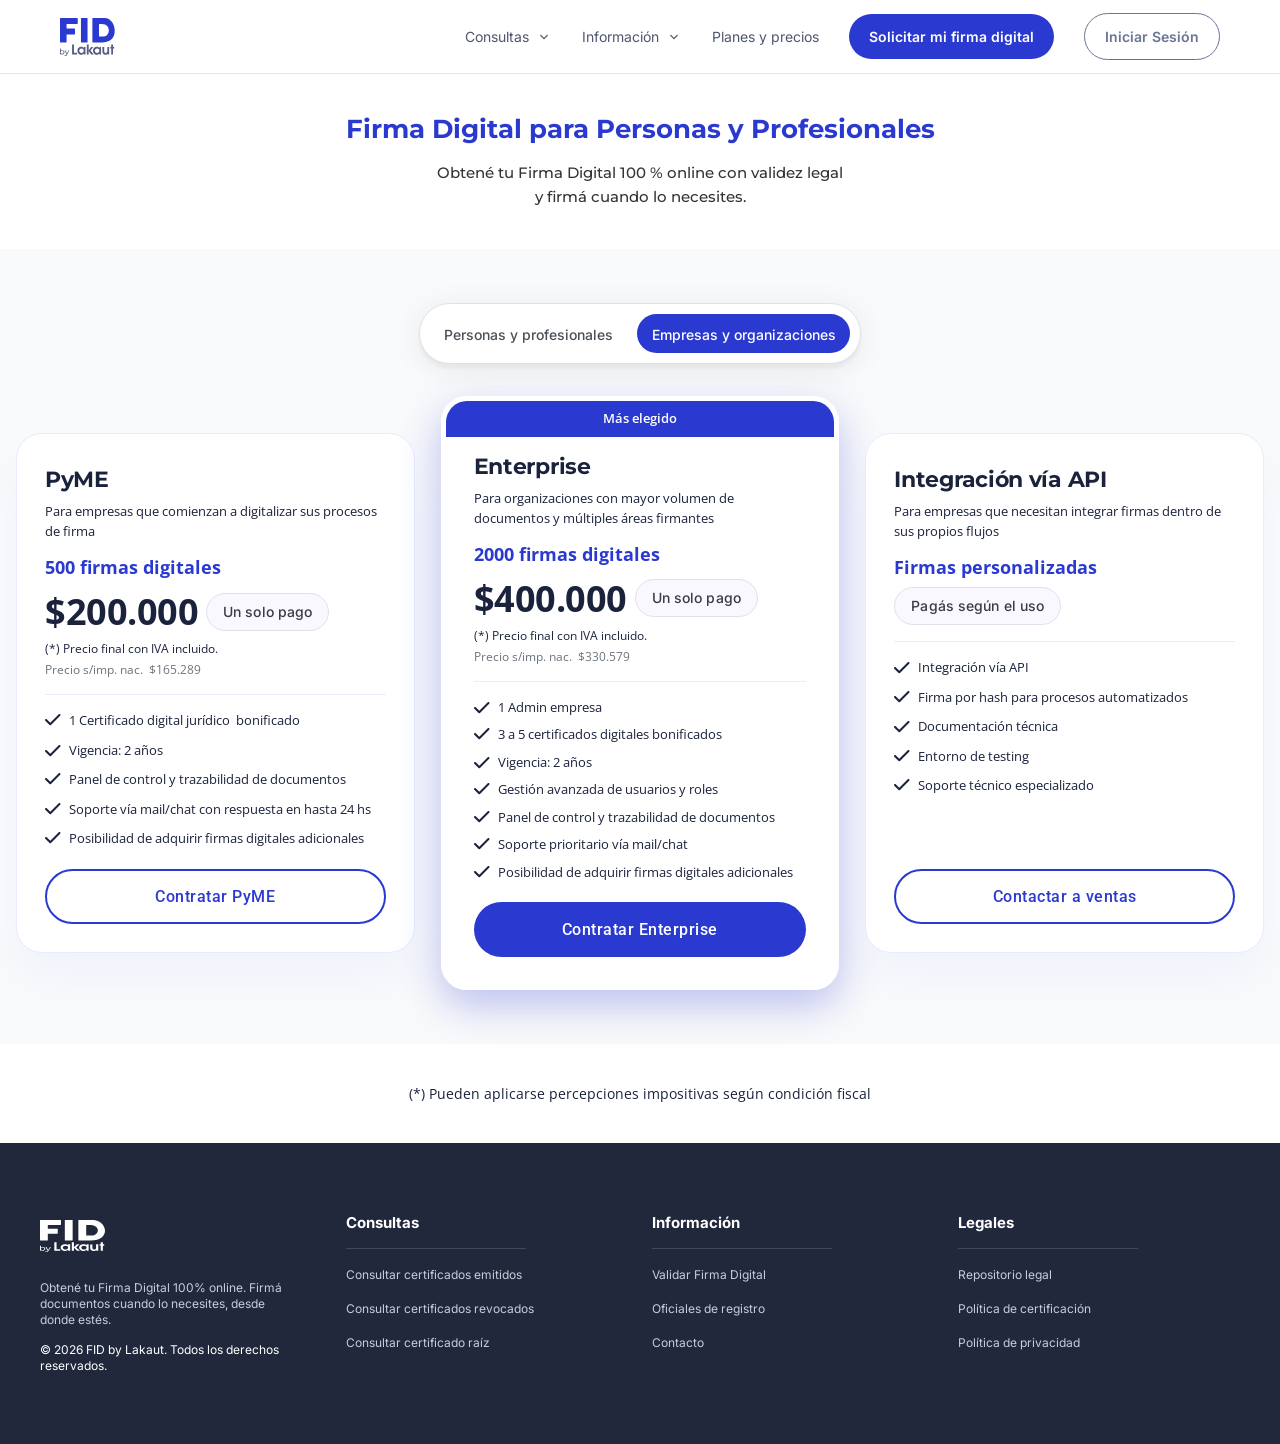
<file: index.html>
<!DOCTYPE html>
<html lang="es">
<head>
  <meta charset="UTF-8" />
  <meta name="viewport" content="width=device-width, initial-scale=1.0" />
  <title>Planes y Precios – FID by Lakaut</title>
  <link rel="preconnect" href="https://fonts.googleapis.com" />
  <link rel="preconnect" href="https://fonts.gstatic.com" crossorigin />
  <link href="https://fonts.googleapis.com/css2?family=Inter:wght@400;500;600;700&family=Open+Sans:wght@400;600;700&family=Montserrat:wght@500;700&family=Material+Symbols+Outlined:opsz,wght,FILL,GRAD@24,400,0,0&family=Outfit:wght@400&family=Roboto:wght@500&display=swap" rel="stylesheet" />
  <link rel="stylesheet" href="assets/css/tokens.css" />
  <link rel="stylesheet" href="assets/css/base.css" />
  <link rel="stylesheet" href="assets/css/buttons.css" />

  <style>
    /* ─── VARIABLES adicionales de index ────────────── */
    :root {
      --dark-1:      #1B223C;
      --dark-footer: #21283C;
      --gray-nav:    #4E566F;
      --gray-border: #E2E5EF;
      --gray-light:  #C8CCDD;
      --card-border: #E9EAFF;
      --bg-section:  #F9FAFB;
      --badge-bg:    #F9F8FF;
      --badge-bdr:   #E1E1EB;
      --badge-txt:   #3B3A45;
      --price-sub:   #6C757D;
    }

    html { scroll-behavior: smooth; }

    body {
      background: #fff;
      color: var(--dark-1);
    }

    .page {
      width: 100%;
    }

    /* ─── NAVBAR ─────────────────────────────────────── */
    .navbar {
      position: sticky;
      top: 0;
      z-index: 200;
      backdrop-filter: blur(7.5px);
      -webkit-backdrop-filter: blur(7.5px);
      background: rgba(255,255,255,.9);
      border-bottom: 1px solid var(--gray-border);
    }

    .navbar-inner {
      max-width: 1200px;
      margin: 0 auto;
      padding: 13px 20px;
      display: flex;
      align-items: center;
      justify-content: space-between;
    }

    .navbar-logo {
      width: 55px;
      height: 38px;
      object-fit: contain;
      flex-shrink: 0;
    }

    .nav-links {
      display: flex;
      align-items: center;
      gap: 30px;
    }

    .nav-text-btn {
      display: flex;
      align-items: center;
      gap: 7px;
      background: none;
      border: none;
      padding: 0;
    }

    .nav-text-btn span {
      font-weight: 400;
      font-size: 14px;
      line-height: 16px;
      color: var(--gray-nav);
      white-space: nowrap;
    }

    .nav-text-btn .icon {
      font-family: 'Material Symbols Outlined';
      font-weight: normal;
      font-style: normal;
      font-size: 16px;
      line-height: 1;
      letter-spacing: normal;
      text-transform: none;
      white-space: nowrap;
      -webkit-font-smoothing: antialiased;
      color: var(--gray-nav);
      user-select: none;
    }

    .nav-plain {
      background: none;
      border: none;
      padding: 0;
      font-weight: 400;
      font-size: 14px;
      line-height: 16px;
      color: var(--gray-nav);
      white-space: nowrap;
    }

    .nav-cta-primary {
      background: var(--blue);
      border: none;
      border-radius: 53px;
      padding: 14px 20px;
      transition: opacity .15s;
    }

    .nav-cta-primary:hover { opacity: .85; }
    .nav-cta-primary span {
      font-weight: 600;
      font-size: 14px;
      color: #fff;
      white-space: nowrap;
    }

    .nav-cta-outline {
      background: transparent;
      border: 1px solid #6B7494;
      border-radius: 53px;
      padding: 14px 20px;
      transition: background .15s, border-color .15s;
    }

    .nav-cta-outline:hover { background: rgba(107,116,148,.12); border-color: #8892b0; }
    .nav-cta-outline span {
      font-weight: 600;
      font-size: 14px;
      color: #6B7494;
      white-space: nowrap;
    }

    /* Hamburger — oculto en desktop */
    .hamburger {
      display: none;
      flex-direction: column;
      gap: 5px;
      background: none;
      border: none;
      padding: 4px;
      flex-shrink: 0;
    }

    .hamburger span {
      display: block;
      width: 24px;
      height: 2px;
      background: var(--dark-1);
      border-radius: 2px;
      transition: transform .25s, opacity .25s;
    }

    .hamburger.open span:nth-child(1) { transform: translateY(7px) rotate(45deg); }
    .hamburger.open span:nth-child(2) { opacity: 0; }
    .hamburger.open span:nth-child(3) { transform: translateY(-7px) rotate(-45deg); }

    /* Drawer móvil */
    .nav-mobile {
      overflow: hidden;
      max-height: 0;
      transition: max-height .3s ease;
      border-top: 0 solid var(--gray-border);
    }

    .nav-mobile.open {
      max-height: 400px;
      border-top-width: 1px;
    }

    .nav-mobile-inner {
      display: flex;
      flex-direction: column;
      padding: 8px 0 20px;
    }

    .nav-mobile-inner button {
      background: none;
      border: none;
      text-align: left;
      padding: 13px 24px;
      font-size: 15px;
      color: var(--gray-nav);
      font-weight: 400;
    }

    .nav-mobile-inner .m-cta-primary {
      margin: 8px 24px 0;
      background: var(--blue);
      border-radius: 53px;
      padding: 14px 20px;
      color: #fff;
      font-weight: 600;
      font-size: 15px;
      text-align: center;
    }

    .nav-mobile-inner .m-cta-outline {
      margin: 8px 24px 0;
      background: transparent;
      border: 1px solid #6B7494;
      border-radius: 53px;
      padding: 13px 20px;
      color: #6B7494;
      font-weight: 600;
      font-size: 15px;
      text-align: center;
    }

    /* ─── HERO ───────────────────────────────────────── */
    .hero {
      padding: 40px 120px;
      display: flex;
      justify-content: center;
    }

    .hero-inner {
      display: flex;
      flex-direction: column;
      gap: 16px;
      align-items: center;
      max-width: 1160px;
      width: 100%;
      text-align: center;
    }

    .hero-title {
      font-family: 'Montserrat', sans-serif;
      font-weight: 700;
      font-size: 26px;
      color: var(--blue);
      line-height: 1.2;
    }

    .hero-subtitle {
      font-family: 'Montserrat', sans-serif;
      font-weight: 500;
      font-size: 15px;
      color: #333;
      line-height: 24px;
    }

    /* ─── PRICING ────────────────────────────────────── */
    .pricing {
      background: var(--bg-section);
      padding: 54px 20px;
      display: flex;
      flex-direction: column;
      align-items: center;
    }

    .pricing-inner {
      display: flex;
      flex-direction: column;
      align-items: center;
      gap: 32px;
      width: 100%;
      max-width: 1260px;
    }

    /* Tab switcher */
    .tab-switcher {
      display: flex;
      gap: 9.7px;
      padding: 9.7px;
      background: #fff;
      border: 1.2px solid #DEE2E6;
      border-radius: 999px;
      box-shadow: 0 4.8px 30.3px rgba(33,33,33,.08), 0 4.8px 3.6px rgba(33,33,33,.04);
    }

    .tab-item {
      padding: 9.7px 14.5px;
      border-radius: 29px;
    }

    .tab-item span {
      font-weight: 500;
      font-size: 14px;
      letter-spacing: 0;
      color: #495057;
      white-space: nowrap;
    }

    .tab-item.active { background: var(--blue); }
    .tab-item.active span { color: #fff; }

    /* Cards */
    .cards-row {
      display: grid;
      grid-template-columns: 400px 400px 400px;
      gap: 26px;
      align-items: center;
      justify-content: center;
      width: 100%;
    }

    /* ─── CARD ESTÁNDAR ──────────────────────────────── */
    .card {
      width: 100%;
      height: 520px;
      background: #fff;
      border: 1px solid var(--card-border);
      border-radius: 26px;
      box-shadow: 0 26px 40px 0 rgba(188,202,255,.13);
      padding: 32px 28px 28px;
      display: flex;
    }

    .card-content {
      display: flex;
      flex-direction: column;
      justify-content: space-between;
      width: 100%;
      height: 100%;
    }

    .card-main {
      display: flex;
      flex-direction: column;
      gap: 16px;
    }

    .content-top { display: flex; flex-direction: column; gap: 14px; }
    .info-text { display: flex; flex-direction: column; gap: 8px; }

    .card-name {
      font-family: 'Montserrat', sans-serif;
      font-weight: 700;
      font-size: 22px;
      letter-spacing: -.3px;
      color: var(--dark-1);
    }

    .card-desc {
      font-family: 'Open Sans', sans-serif;
      font-weight: 400;
      font-size: 13px;
      line-height: 20px;
      color: var(--dark-1);
    }

    .price-section { display: flex; flex-direction: column; gap: 8px; }

    .price-label {
      font-family: 'Open Sans', sans-serif;
      font-weight: 700;
      font-size: 18px;
      color: var(--blue);
    }

    .price-row {
      display: flex;
      align-items: center;
      gap: 8px;
    }

    .price-amount {
      font-family: 'Open Sans', sans-serif;
      font-weight: 700;
      font-size: 36px;
      color: var(--dark-1);
      letter-spacing: -.5px;
      white-space: nowrap;
    }

    .badge {
      background: var(--badge-bg);
      border: 1px solid var(--badge-bdr);
      border-radius: 24px;
      padding: 8px 16px;
      font-weight: 500;
      font-size: 14px;
      line-height: 20px;
      color: var(--badge-txt);
      letter-spacing: .1px;
      white-space: nowrap;
    }

    .price-notes { display: flex; flex-direction: column; gap: 4px; margin-top: 4px; }

    .note-iva  { font-family: 'Open Sans', sans-serif; font-weight: 400; font-size: 12px; color: var(--dark-1); }
    .note-simp { font-family: 'Open Sans', sans-serif; font-weight: 400; font-size: 12px; color: var(--price-sub); }

    .divider { width: 100%; height: 1px; background: var(--card-border); }

    .feature-list { display: flex; flex-direction: column; gap: 10px; list-style: none; }
    .feature-list.tight { gap: 8px; }

    .feature-item { display: flex; gap: 8px; align-items: flex-start; }
    .feature-item.center { align-items: center; }

    .feature-icon { width: 16px; height: 16px; flex-shrink: 0; object-fit: contain; margin-top: 1px; }

    .feature-text {
      font-family: 'Open Sans', sans-serif;
      font-weight: 400;
      font-size: 13px;
      color: var(--dark-1);
      flex: 1;
      line-height: 1.5;
    }

    /* ─── CARD DESTACADA ─────────────────────────────── */
    .card-featured {
      width: 100%;
      border: 5px solid #fff;
      border-radius: 26px;
      box-shadow: 0 15px 40px 0 rgba(42,57,208,.3);
      display: flex;
      flex-direction: column;
    }

    .featured-badge {
      background: var(--blue);
      height: 36px;
      display: flex;
      align-items: center;
      justify-content: center;
      border-radius: 21px 21px 0 0;
      flex-shrink: 0;
    }

    .featured-badge span {
      font-family: 'Open Sans', sans-serif;
      font-weight: 600;
      font-size: 13px;
      color: #fff;
      line-height: 1;
    }

    .featured-body {
      background: #fff;
      border-radius: 0 0 21px 21px;
      padding: 16px 28px 28px;
      flex: 1;
      display: flex;
      flex-direction: column;
      justify-content: space-between;
      gap: 20px;
    }

    .featured-main { display: flex; flex-direction: column; gap: 16px; }

    /* ─── BOTONES DE CARDS ───────────────────────────── */
    .btn-primary-card {
      width: 100%;
      height: 55px;
      background: var(--blue);
      border: none;
      border-radius: 32px;
      display: flex;
      align-items: center;
      justify-content: center;
      flex-shrink: 0;
    }

    .btn-primary-card span {
      font-family: 'Roboto', sans-serif;
      font-weight: 500;
      font-size: 16px;
      color: #fff;
      text-transform: none;
      letter-spacing: .5px;
    }

    .btn-outline-card {
      width: 100%;
      height: 55px;
      background: #fff;
      border: 2px solid var(--blue);
      border-radius: 32px;
      display: flex;
      align-items: center;
      justify-content: center;
      flex-shrink: 0;
    }

    .btn-outline-card span {
      font-family: 'Roboto', sans-serif;
      font-weight: 500;
      font-size: 16px;
      color: var(--blue);
      text-transform: none;
      letter-spacing: .5px;
    }

    /* ─── DISCLAIMER ──────────────────────────────────── */
    .disclaimer {
      padding: 40px 20px;
      display: flex;
      justify-content: center;
    }

    .disclaimer p {
      font-family: 'Open Sans', sans-serif;
      font-weight: 400;
      font-size: 14px;
      color: var(--dark-1);
      text-align: center;
    }

    /* ─── FOOTER ──────────────────────────────────────── */
    footer {
      background: var(--dark-footer);
      padding: 70px 120px;
    }

    .footer-inner {
      max-width: 1200px;
      margin: 0 auto;
      display: grid;
      grid-template-columns: 282px repeat(3, 1fr);
      gap: 24px;
      align-items: start;
    }

    .footer-brand { display: flex; flex-direction: column; gap: 22px; padding-right: 38px; }

    .footer-logo { width: 65px; height: 45px; object-fit: contain; }

    .footer-desc {
      font-weight: 400;
      font-size: 12px;
      line-height: 16px;
      color: var(--gray-light);
    }

    .footer-copy {
      font-weight: 400;
      font-size: 12px;
      line-height: 16px;
      color: #fff;
      margin-top: 14px;
    }

    .footer-col { display: flex; flex-direction: column; gap: 18px; }

    .footer-heading-wrap { display: flex; flex-direction: column; gap: 16px; }

    .footer-heading {
      font-weight: 700;
      font-size: 15px;
      line-height: 19px;
      color: #fff;
    }

    .footer-line { width: 180px; height: 1px; background: rgba(255,255,255,.15); }

    .footer-link {
      font-weight: 400;
      font-size: 12px;
      line-height: 16px;
      color: var(--gray-light);
      text-decoration: none;
    }

    .footer-link:hover { color: #fff; }

    /* Accent bar footer — oculto en desktop */
    .footer-accent { display: none; }

    /* ═══════════════════════════════════════════════════
       RESPONSIVE — solo aplica en pantallas < 1440px
    ═══════════════════════════════════════════════════ */

    /* Tablet grande */
    @media (max-width: 1360px) {
      .cards-row { grid-template-columns: repeat(3, minmax(0, 400px)); }
      .pricing { padding: 54px 16px; }
      .hero { padding: 40px 40px; }
      footer { padding: 70px 40px; }
    }

    /* Tablet: hamburger, cards apiladas */
    @media (max-width: 1024px) {
      .nav-links .nav-text-btn,
      .nav-links .nav-plain,
      .nav-links .nav-cta-outline { display: none; }
      .hamburger { display: flex; }

      .cards-row { grid-template-columns: minmax(0, 480px); align-items: stretch; }
      .card { height: auto; min-height: 0; }
      .card-featured { order: -1; }
      .tab-item span { font-size: 16px; }

      .footer-inner { grid-template-columns: 1fr 1fr; }
      .footer-brand { grid-column: 1 / -1; padding-right: 0; }
    }

    /* ── Móvil — frame 360px de Figma ─────────────────── */
    @media (max-width: 600px) {

      /* Prevenir scroll horizontal en mobile */
      html, body { overflow-x: hidden; max-width: 100%; }

      /* NAVBAR — solo logo + hamburger */
      .navbar-inner { padding: 15px 16px 16px; }
      .navbar-logo { width: 46px; height: 32px; }
      .nav-links { display: none; }

      /* HERO */
      .hero { padding: 40px 20px; }
      .hero-inner { gap: 8px; }
      .hero-title { font-size: 20px; }
      .hero-subtitle {
        font-size: 14px;
        font-weight: 400;
        line-height: 22.4px;
        color: #3d3d3d;
        opacity: 0.9;
      }

      /* PRICING */
      .pricing { padding: 40px 20px; }
      .pricing-inner { gap: 24px; }

      /* TAB: full width, texto en 2 líneas */
      .tab-switcher { width: 100%; gap: 6.84px; padding: 6.84px; }
      .tab-item {
        flex: 1;
        padding: 6.84px 10.26px;
        border-radius: 20.52px;
        display: flex;
        align-items: center;
        justify-content: center;
      }
      .tab-item.active { border-radius: 999px; }
      .tab-item span {
        font-size: 11.7px;
        letter-spacing: -0.234px;
        white-space: normal;
        line-height: 1.35;
        text-align: center;
      }

      /* CARDS */
      .cards-row { grid-template-columns: 320px; gap: 32px; justify-content: center; }
      .card { height: auto; min-height: 0; padding: 24px; border-radius: 26px; }
      .card-main { gap: 14px; }
      .content-top { gap: 8px; }

      /* Tipografía cards */
      .card-name { font-size: 24px; }
      .card-desc { font-size: 14px; line-height: normal; }
      .price-section { gap: 12px; }
      .price-label { font-size: 18px; }
      .price-row { gap: 19px; }
      .price-amount { font-size: 36px; }
      .badge { padding: 4px 8px; font-size: 12px; line-height: 16px; }
      .price-notes { gap: 4px; margin-top: 0; }
      .feature-list { gap: 8px; }
      .feature-list.tight { gap: 8px; }
      .feature-text { font-family: 'Outfit', sans-serif; font-size: 16px; }

      /* CARD DESTACADA mobile */
      .card-featured { width: 320px; }
      .featured-badge {
        height: auto;
        padding: 4px 24px;
        border-radius: 26px 26px 0 0;
        border: 2px solid rgba(241,242,254,0.52);
        border-bottom: none;
      }
      .featured-badge span { font-size: 16px; }
      .featured-body {
        padding: 16px 24px 24px;
        border-radius: 0 0 26px 26px;
        box-shadow: 0 5px 30px 0 rgba(42,57,208,0.2);
      }
      .featured-main { gap: 14px; }

      /* BOTONES mobile */
      .btn-primary-card { width: 266px; height: auto; padding: 14px 24px; align-self: center; margin: 0 auto; }
      .btn-primary-card span { font-size: 14px; }
      .btn-outline-card { height: 44px; }
      .btn-outline-card span { font-size: 16px; }

      /* DISCLAIMER */
      .disclaimer { padding: 40px 20px; }
      .disclaimer p {
        font-family: 'Montserrat', sans-serif;
        font-size: 14px;
        color: #3d3d3d;
        opacity: 0.9;
        line-height: 22.4px;
      }

      /* FOOTER */
      footer { padding: 34px 16px 0; overflow: hidden; }
      .footer-inner { grid-template-columns: 1fr; gap: 30px; }

      /* Brand va al final en mobile */
      .footer-brand {
        order: 10;
        padding-right: 0;
        flex-direction: column-reverse;
        align-items: center;
        gap: 40px;
        padding-top: 20px;
        border-top: 1px solid rgba(255,255,255,0.15);
        text-align: center;
      }
      .footer-brand > div { text-align: center; }

      .footer-col { gap: 12px; }
      .footer-heading-wrap { gap: 22px; }
      .footer-heading { font-size: 14px; line-height: 16px; }
      .footer-line { width: 100%; }

      /* Barra accent inferior */
      .footer-accent {
        display: block;
        height: 10px;
        background: #363D55;
        margin: 34px -16px 0;
        width: calc(100% + 32px);
      }
    }

  </style>
</head>
<body>
<div class="page">

  <!-- ── NAVBAR ── -->
  <nav class="navbar">
    <div class="navbar-inner">
      <img class="navbar-logo"
           src="assets/icons/logo-fid.svg"
           alt="FID by Lakaut"
           width="55" height="38" />

      <div class="nav-links">
        <button class="nav-text-btn">
          <span>Consultas</span>
          <span class="icon">expand_more</span>
        </button>
        <button class="nav-text-btn">
          <span>Información</span>
          <span class="icon">expand_more</span>
        </button>
        <button class="nav-plain">Planes y precios</button>
        <button class="nav-cta-primary"><span>Solicitar mi firma digital</span></button>
        <button class="nav-cta-outline" onclick="window.location.href='login.html'"><span>Iniciar Sesión</span></button>
      </div>

      <button class="hamburger" id="hamburger" aria-label="Menú" onclick="toggleMenu()">
        <span></span><span></span><span></span>
      </button>
    </div>

    <div class="nav-mobile" id="navMobile">
      <div class="nav-mobile-inner">
        <button>Consultas</button>
        <button>Información</button>
        <button>Planes y precios</button>
        <button class="m-cta-primary">Solicitar mi firma digital</button>
        <button class="m-cta-outline" onclick="window.location.href='login.html'">Iniciar Sesión</button>
      </div>
    </div>
  </nav>

  <!-- ── HERO ── -->
  <section class="hero">
    <div class="hero-inner">
      <h1 class="hero-title">Firma Digital para Personas y Profesionales</h1>
      <p class="hero-subtitle">
        Obtené tu Firma Digital 100&nbsp;% online con validez legal<br>y firmá cuando lo necesites.
      </p>
    </div>
  </section>

  <!-- ── PRICING ── -->
  <section class="pricing">
    <div class="pricing-inner">

      <div class="tab-switcher">
        <div class="tab-item">
          <span>Personas y profesionales</span>
        </div>
        <div class="tab-item active">
          <span>Empresas y organizaciones</span>
        </div>
      </div>

      <div class="cards-row">

        <!-- PyME -->
        <div class="card">
          <div class="card-content">
            <div class="card-main">
              <div class="content-top">
                <div class="info-text">
                  <p class="card-name">PyME</p>
                  <p class="card-desc">Para empresas que comienzan a digitalizar sus procesos de firma</p>
                </div>
                <div class="price-section">
                  <p class="price-label">500 firmas digitales</p>
                  <div>
                    <div class="price-row">
                      <span class="price-amount">$200.000</span>
                      <span class="badge">Un solo pago</span>
                    </div>
                    <div class="price-notes">
                      <span class="note-iva">(*) Precio final con IVA incluido.</span>
                      <span class="note-simp">Precio s/imp. nac.&nbsp; $165.289</span>
                    </div>
                  </div>
                </div>
              </div>
              <div class="divider"></div>
              <ul class="feature-list">
                <li class="feature-item">
                  <img class="feature-icon" src="assets/icons/check-rounded.svg" width="24" height="24" alt="" />
                  <span class="feature-text">1 Certificado digital jurídico&nbsp; bonificado</span>
                </li>
                <li class="feature-item center">
                  <img class="feature-icon" src="assets/icons/check-rounded.svg" width="24" height="24" alt="" />
                  <span class="feature-text">Vigencia: 2 años</span>
                </li>
                <li class="feature-item">
                  <img class="feature-icon" src="assets/icons/check-rounded.svg" width="24" height="24" alt="" />
                  <span class="feature-text">Panel de control y trazabilidad de documentos</span>
                </li>
                <li class="feature-item">
                  <img class="feature-icon" src="assets/icons/check-rounded.svg" width="24" height="24" alt="" />
                  <span class="feature-text">Soporte vía mail/chat con respuesta en hasta 24 hs</span>
                </li>
                <li class="feature-item">
                  <img class="feature-icon" src="assets/icons/check-rounded.svg" width="24" height="24" alt="" />
                  <span class="feature-text">Posibilidad de adquirir firmas digitales adicionales</span>
                </li>
              </ul>
            </div>
            <button class="btn-outline-card" onclick="window.location.href='paso1.html'"><span>Contratar PyME</span></button>
          </div>
        </div>

        <!-- Enterprise (destacada) -->
        <div class="card-featured">
          <div class="featured-badge">
            <span>Más elegido</span>
          </div>
          <div class="featured-body">
            <div class="featured-main">
              <div class="content-top">
                <div class="info-text">
                  <p class="card-name">Enterprise</p>
                  <p class="card-desc" style="font-size:13px">Para organizaciones con mayor volumen de documentos y múltiples áreas firmantes</p>
                </div>
                <div class="price-section">
                  <p class="price-label">2000 firmas digitales</p>
                  <div>
                    <div class="price-row">
                      <span class="price-amount">$400.000</span>
                      <span class="badge">Un solo pago</span>
                    </div>
                    <div class="price-notes">
                      <span class="note-iva">(*) Precio final con IVA incluido.</span>
                      <span class="note-simp">Precio s/imp. nac.&nbsp; $330.579</span>
                    </div>
                  </div>
                </div>
              </div>
              <div class="divider"></div>
              <ul class="feature-list tight">
                <li class="feature-item center">
                  <img class="feature-icon" src="assets/icons/check-rounded.svg" width="24" height="24" alt="" />
                  <span class="feature-text">1 Admin empresa</span>
                </li>
                <li class="feature-item">
                  <img class="feature-icon" src="assets/icons/check-rounded.svg" width="24" height="24" alt="" />
                  <span class="feature-text">3 a 5 certificados digitales bonificados</span>
                </li>
                <li class="feature-item center">
                  <img class="feature-icon" src="assets/icons/check-rounded.svg" width="24" height="24" alt="" />
                  <span class="feature-text">Vigencia: 2 años</span>
                </li>
                <li class="feature-item">
                  <img class="feature-icon" src="assets/icons/check-rounded.svg" width="24" height="24" alt="" />
                  <span class="feature-text">Gestión avanzada de usuarios y roles</span>
                </li>
                <li class="feature-item">
                  <img class="feature-icon" src="assets/icons/check-rounded.svg" width="24" height="24" alt="" />
                  <span class="feature-text">Panel de control y trazabilidad de documentos</span>
                </li>
                <li class="feature-item">
                  <img class="feature-icon" src="assets/icons/check-rounded.svg" width="24" height="24" alt="" />
                  <span class="feature-text">Soporte prioritario vía mail/chat</span>
                </li>
                <li class="feature-item">
                  <img class="feature-icon" src="assets/icons/check-rounded.svg" width="24" height="24" alt="" />
                  <span class="feature-text">Posibilidad de adquirir firmas digitales adicionales</span>
                </li>
              </ul>
            </div>
            <button class="btn-primary-card"><span>Contratar Enterprise</span></button>
          </div>
        </div>

        <!-- API -->
        <div class="card">
          <div class="card-content">
            <div class="card-main">
              <div class="content-top">
                <div class="info-text">
                  <p class="card-name">Integración vía API</p>
                  <p class="card-desc" style="font-size:13px">Para empresas que necesitan integrar firmas dentro de sus propios flujos</p>
                </div>
                <div class="price-section">
                  <p class="price-label">Firmas personalizadas</p>
                  <div class="price-row">
                    <span class="badge">Pagás según el uso</span>
                  </div>
                </div>
              </div>
              <div class="divider"></div>
              <ul class="feature-list">
                <li class="feature-item center">
                  <img class="feature-icon" src="assets/icons/check-rounded.svg" width="24" height="24" alt="" />
                  <span class="feature-text">Integración vía API</span>
                </li>
                <li class="feature-item">
                  <img class="feature-icon" src="assets/icons/check-rounded.svg" width="24" height="24" alt="" />
                  <span class="feature-text">Firma por hash para procesos automatizados</span>
                </li>
                <li class="feature-item center">
                  <img class="feature-icon" src="assets/icons/check-rounded.svg" width="24" height="24" alt="" />
                  <span class="feature-text">Documentación técnica</span>
                </li>
                <li class="feature-item">
                  <img class="feature-icon" src="assets/icons/check-rounded.svg" width="24" height="24" alt="" />
                  <span class="feature-text">Entorno de testing</span>
                </li>
                <li class="feature-item">
                  <img class="feature-icon" src="assets/icons/check-rounded.svg" width="24" height="24" alt="" />
                  <span class="feature-text">Soporte técnico especializado</span>
                </li>
              </ul>
            </div>
            <button class="btn-outline-card"><span>Contactar a ventas</span></button>
          </div>
        </div>

      </div><!-- /cards-row -->
    </div>
  </section>

  <!-- ── DISCLAIMER ── -->
  <div class="disclaimer">
    <p>(*) Pueden aplicarse percepciones impositivas según condición fiscal</p>
  </div>

  <!-- ── FOOTER ── -->
  <footer>
    <div class="footer-inner">
      <div class="footer-brand">
        <img class="footer-logo"
             src="assets/icons/logo-fid-white.svg"
             width="65" height="45" alt="FID by Lakaut" />
        <div>
          <p class="footer-desc">Obtené tu Firma Digital 100% online. Firmá documentos cuando lo necesites, desde donde estés.</p>
          <p class="footer-copy">© 2026 FID by Lakaut. Todos los derechos reservados.</p>
        </div>
      </div>

      <div class="footer-col">
        <div class="footer-heading-wrap">
          <p class="footer-heading">Consultas</p>
          <div class="footer-line"></div>
        </div>
        <a class="footer-link">Consultar certificados emitidos</a>
        <a class="footer-link">Consultar certificados revocados</a>
        <a class="footer-link">Consultar certificado raíz</a>
      </div>

      <div class="footer-col">
        <div class="footer-heading-wrap">
          <p class="footer-heading">Información</p>
          <div class="footer-line"></div>
        </div>
        <a class="footer-link">Validar Firma Digital</a>
        <a class="footer-link">Oficiales de registro</a>
        <a class="footer-link">Contacto</a>
      </div>

      <div class="footer-col">
        <div class="footer-heading-wrap">
          <p class="footer-heading">Legales</p>
          <div class="footer-line"></div>
        </div>
        <a class="footer-link">Repositorio legal</a>
        <a class="footer-link">Política de certificación</a>
        <a class="footer-link">Política de privacidad</a>
      </div>
    </div>
    <div class="footer-accent"></div>
  </footer>

</div><!-- /page -->

<script>
  function toggleMenu() {
    document.getElementById('navMobile').classList.toggle('open');
    document.getElementById('hamburger').classList.toggle('open');
  }
</script>
</body>
</html>
</file>
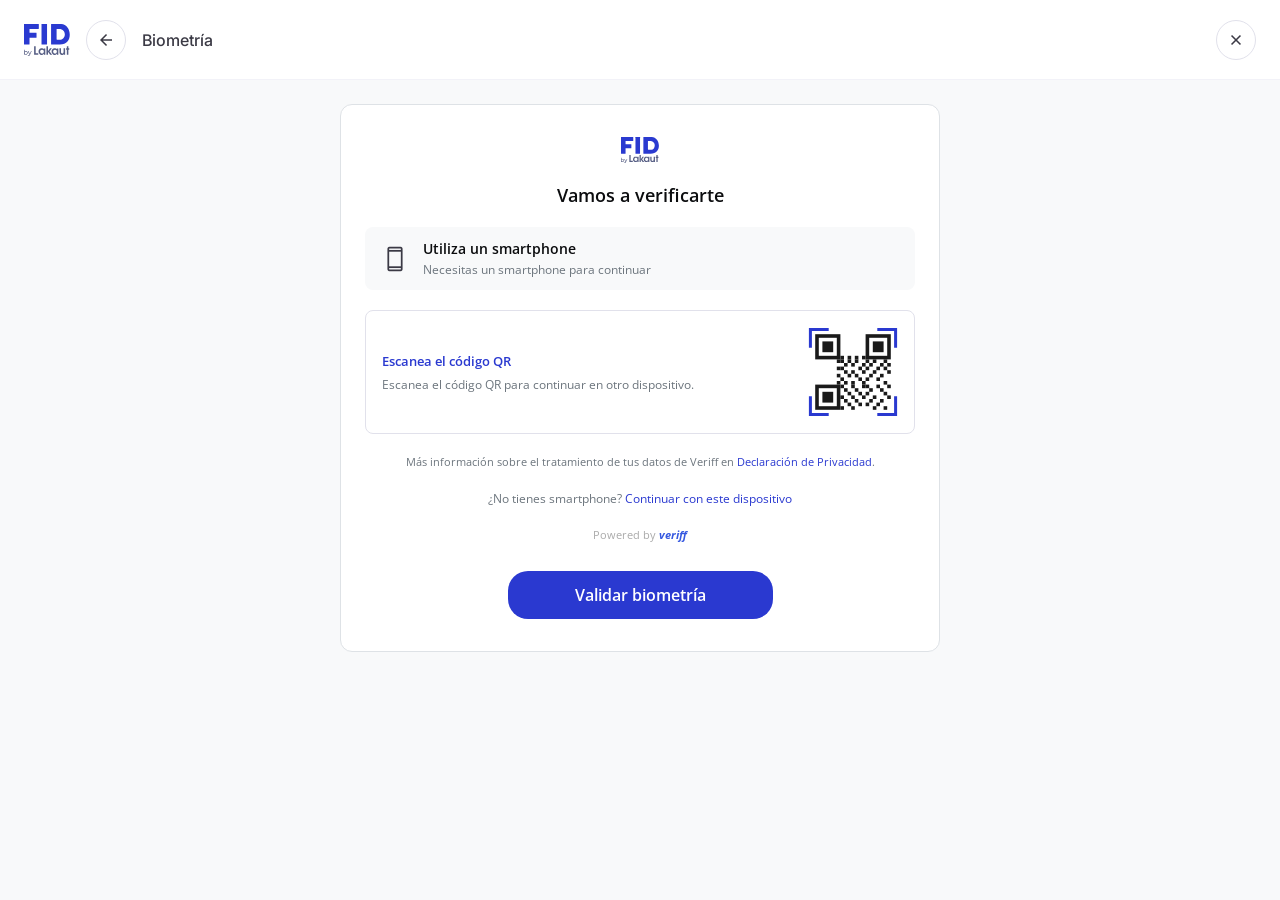
<file: biometria.html>
<!DOCTYPE html>
<html lang="es">
<head>
  <meta charset="UTF-8" />
  <meta name="viewport" content="width=device-width, initial-scale=1.0" />
  <title>Biometría | FID by Lakaut</title>
  <link rel="preconnect" href="https://fonts.googleapis.com" />
  <link rel="preconnect" href="https://fonts.gstatic.com" crossorigin />
  <link href="https://fonts.googleapis.com/css2?family=Inter:wght@400;500;600;700&family=Open+Sans:wght@400;600;700&family=Montserrat:wght@500;700&family=Material+Symbols+Outlined:opsz,wght,FILL,GRAD@24,400,0,0" rel="stylesheet" />
  <link rel="stylesheet" href="assets/css/tokens.css" />
  <link rel="stylesheet" href="assets/css/base.css" />
  <link rel="stylesheet" href="assets/css/header.css" />
  <link rel="stylesheet" href="assets/css/buttons.css" />

  <style>
    /* ─── Override de fondo ──────────────────────────────── */
    body, .page { background: #f8f9fa; }

    /* ─── CARD EXTERIOR ─────────────────────────────────── */
    .bio-card {
      width: 600px;
      background: #fff;
      border: 1px solid var(--border-card);
      border-radius: 12px;
      padding: 32px 24px;
      display: flex;
      flex-direction: column;
      gap: 28px;
    }

    /* ─── VERIFF WIDGET ──────────────────────────────────── */
    .veriff-widget {
      display: flex;
      flex-direction: column;
      align-items: center;
      gap: 20px;
    }

    /* Header: X izquierda + logo centrado */
    .veriff-header {
      width: 100%;
      display: flex;
      align-items: center;
      justify-content: center;
      position: relative;
    }

    .veriff-x {
      position: absolute;
      left: 0;
      background: none;
      border: none;
      cursor: pointer;
      padding: 0;
      color: var(--text-sub);
      display: flex;
      align-items: center;
    }
    .veriff-x .icon { font-size: 18px; }

    .veriff-fid-logo {
      height: 26px;
      object-fit: contain;
    }

    /* Título */
    .veriff-title {
      font-family: 'Open Sans', sans-serif;
      font-weight: 600;
      font-size: 18px;
      line-height: 24px;
      color: var(--text-dark);
      text-align: center;
    }

    /* Fila smartphone */
    .veriff-step {
      width: 100%;
      background: #f8f9fa;
      border-radius: 8px;
      padding: 12px 16px;
      display: flex;
      align-items: center;
      gap: 14px;
    }

    .veriff-step .icon {
      font-size: 28px;
      color: var(--text-main);
      font-variation-settings: 'FILL' 0, 'wght' 300, 'GRAD' 0, 'opsz' 24;
    }

    .step-title {
      font-family: 'Open Sans', sans-serif;
      font-weight: 600;
      font-size: 14px;
      line-height: 20px;
      color: var(--text-dark);
    }

    .step-desc {
      font-family: 'Open Sans', sans-serif;
      font-weight: 400;
      font-size: 12px;
      line-height: 17px;
      color: var(--text-sub);
      margin-top: 2px;
    }

    /* Sección QR */
    .veriff-qr-section {
      width: 100%;
      border: 1px solid var(--border);
      border-radius: 8px;
      padding: 16px;
      display: flex;
      align-items: center;
      gap: 16px;
    }

    .qr-text { flex: 1; }

    .qr-title {
      font-family: 'Open Sans', sans-serif;
      font-weight: 600;
      font-size: 13px;
      line-height: 18px;
      color: var(--blue);
      margin-bottom: 6px;
    }

    .qr-desc {
      font-family: 'Open Sans', sans-serif;
      font-weight: 400;
      font-size: 12px;
      line-height: 17px;
      color: var(--text-sub);
    }

    /* QR code con brackets azules integrados en el SVG */
    .qr-code-wrap {
      flex-shrink: 0;
      width: 90px;
      height: 90px;
    }

    /* Textos inferiores del widget */
    .veriff-privacy {
      font-family: 'Open Sans', sans-serif;
      font-weight: 400;
      font-size: 11px;
      line-height: 16px;
      color: var(--text-sub);
      text-align: center;
    }

    .veriff-privacy a,
    .veriff-alt a {
      color: var(--blue);
      text-decoration: none;
    }

    .veriff-alt {
      font-family: 'Open Sans', sans-serif;
      font-weight: 400;
      font-size: 12px;
      line-height: 17px;
      color: var(--text-sub);
      text-align: center;
    }

    .veriff-powered {
      font-family: 'Open Sans', sans-serif;
      font-weight: 400;
      font-size: 11px;
      line-height: 16px;
      color: #aaa;
      text-align: center;
    }

    .veriff-brand {
      font-style: italic;
      font-weight: 700;
      color: #3558e0;
    }

    /* ─── BOTÓN ─────────────────────────────────────────── */
    .btn-biometria { width: 265px; align-self: center; }

    @media (max-width: 480px) {
      .bio-card { width: 100%; padding: 24px 16px; }
      .btn-biometria { width: 100%; }
    }
  </style>
</head>
<body>
<div class="page">

  <!-- ── HEADER ── -->
  <header class="header">
    <img class="header-logo"
         src="assets/icons/logo-fid.svg"
         alt="FID by Lakaut" />
    <button class="icon-btn" onclick="history.back()" aria-label="Volver">
      <span class="icon">arrow_back</span>
    </button>
    <span class="header-title">Biometría</span>
    <button class="icon-btn" onclick="window.location.href='login.html'" aria-label="Cerrar">
      <span class="icon">close</span>
    </button>
  </header>

  <!-- ── CONTENT ── -->
  <main class="content-area">
    <div class="bio-card">

      <!-- ── VERIFF WIDGET ── -->
      <div class="veriff-widget">

        <!-- Header: logo FID -->
        <div class="veriff-header">
          <img class="veriff-fid-logo"
               src="assets/icons/logo-fid.svg"
               alt="FID by Lakaut" />
        </div>

        <!-- Título -->
        <h2 class="veriff-title">Vamos a verificarte</h2>

        <!-- Paso: smartphone -->
        <div class="veriff-step">
          <span class="icon">smartphone</span>
          <div>
            <p class="step-title">Utiliza un smartphone</p>
            <p class="step-desc">Necesitas un smartphone para continuar</p>
          </div>
        </div>

        <!-- QR code -->
        <div class="veriff-qr-section">
          <div class="qr-text">
            <p class="qr-title">Escanea el código QR</p>
            <p class="qr-desc">Escanea el código QR para continuar en otro dispositivo.</p>
          </div>
          <div class="qr-code-wrap">
            <svg width="90" height="90" viewBox="-6 -6 75 75" xmlns="http://www.w3.org/2000/svg" style="display:block">
              <!-- Brackets azules en las 4 esquinas -->
              <path d="M-4,10 L-4,-4 L10,-4" stroke="#2A39D0" stroke-width="2.5" fill="none" stroke-linecap="square"/>
              <path d="M53,-4 L67,-4 L67,10" stroke="#2A39D0" stroke-width="2.5" fill="none" stroke-linecap="square"/>
              <path d="M-4,53 L-4,67 L10,67" stroke="#2A39D0" stroke-width="2.5" fill="none" stroke-linecap="square"/>
              <path d="M53,67 L67,67 L67,53" stroke="#2A39D0" stroke-width="2.5" fill="none" stroke-linecap="square"/>
              <rect width="63" height="63" fill="white"/>
              <!-- Finder top-left -->
              <rect x="0"  y="0"  width="21" height="21" fill="#1a1a1a"/>
              <rect x="3"  y="3"  width="15" height="15" fill="white"/>
              <rect x="6"  y="6"  width="9"  height="9"  fill="#1a1a1a"/>
              <!-- Finder top-right -->
              <rect x="42" y="0"  width="21" height="21" fill="#1a1a1a"/>
              <rect x="45" y="3"  width="15" height="15" fill="white"/>
              <rect x="48" y="6"  width="9"  height="9"  fill="#1a1a1a"/>
              <!-- Finder bottom-left -->
              <rect x="0"  y="42" width="21" height="21" fill="#1a1a1a"/>
              <rect x="3"  y="45" width="15" height="15" fill="white"/>
              <rect x="6"  y="48" width="9"  height="9"  fill="#1a1a1a"/>
              <!-- Timing col-6 -->
              <rect x="18" y="21" width="3" height="3" fill="#1a1a1a"/>
              <rect x="18" y="27" width="3" height="3" fill="#1a1a1a"/>
              <rect x="18" y="33" width="3" height="3" fill="#1a1a1a"/>
              <rect x="18" y="39" width="3" height="3" fill="#1a1a1a"/>
              <!-- Timing row-6 -->
              <rect x="21" y="18" width="3" height="3" fill="#1a1a1a"/>
              <rect x="27" y="18" width="3" height="3" fill="#1a1a1a"/>
              <rect x="33" y="18" width="3" height="3" fill="#1a1a1a"/>
              <rect x="39" y="18" width="3" height="3" fill="#1a1a1a"/>
              <!-- Data modules – centro -->
              <rect x="21" y="21" width="3" height="3" fill="#1a1a1a"/>
              <rect x="27" y="21" width="3" height="3" fill="#1a1a1a"/>
              <rect x="33" y="21" width="3" height="3" fill="#1a1a1a"/>
              <rect x="24" y="24" width="3" height="3" fill="#1a1a1a"/>
              <rect x="30" y="24" width="3" height="3" fill="#1a1a1a"/>
              <rect x="39" y="24" width="3" height="3" fill="#1a1a1a"/>
              <rect x="21" y="27" width="3" height="3" fill="#1a1a1a"/>
              <rect x="36" y="27" width="3" height="3" fill="#1a1a1a"/>
              <rect x="24" y="30" width="3" height="3" fill="#1a1a1a"/>
              <rect x="30" y="30" width="3" height="3" fill="#1a1a1a"/>
              <rect x="39" y="30" width="3" height="3" fill="#1a1a1a"/>
              <rect x="27" y="33" width="3" height="3" fill="#1a1a1a"/>
              <rect x="33" y="33" width="3" height="3" fill="#1a1a1a"/>
              <rect x="21" y="36" width="3" height="3" fill="#1a1a1a"/>
              <rect x="36" y="36" width="3" height="3" fill="#1a1a1a"/>
              <rect x="24" y="39" width="3" height="3" fill="#1a1a1a"/>
              <rect x="30" y="39" width="3" height="3" fill="#1a1a1a"/>
              <rect x="39" y="39" width="3" height="3" fill="#1a1a1a"/>
              <!-- Data modules – derecha -->
              <rect x="42" y="21" width="3" height="3" fill="#1a1a1a"/>
              <rect x="48" y="21" width="3" height="3" fill="#1a1a1a"/>
              <rect x="57" y="21" width="3" height="3" fill="#1a1a1a"/>
              <rect x="45" y="24" width="3" height="3" fill="#1a1a1a"/>
              <rect x="54" y="24" width="3" height="3" fill="#1a1a1a"/>
              <rect x="60" y="24" width="3" height="3" fill="#1a1a1a"/>
              <rect x="42" y="27" width="3" height="3" fill="#1a1a1a"/>
              <rect x="51" y="27" width="3" height="3" fill="#1a1a1a"/>
              <rect x="57" y="27" width="3" height="3" fill="#1a1a1a"/>
              <rect x="48" y="30" width="3" height="3" fill="#1a1a1a"/>
              <rect x="60" y="30" width="3" height="3" fill="#1a1a1a"/>
              <rect x="45" y="33" width="3" height="3" fill="#1a1a1a"/>
              <rect x="54" y="33" width="3" height="3" fill="#1a1a1a"/>
              <rect x="42" y="36" width="3" height="3" fill="#1a1a1a"/>
              <rect x="51" y="36" width="3" height="3" fill="#1a1a1a"/>
              <rect x="57" y="39" width="3" height="3" fill="#1a1a1a"/>
              <!-- Data modules – abajo centro -->
              <rect x="21" y="42" width="3" height="3" fill="#1a1a1a"/>
              <rect x="30" y="42" width="3" height="3" fill="#1a1a1a"/>
              <rect x="39" y="42" width="3" height="3" fill="#1a1a1a"/>
              <rect x="24" y="45" width="3" height="3" fill="#1a1a1a"/>
              <rect x="33" y="45" width="3" height="3" fill="#1a1a1a"/>
              <rect x="27" y="48" width="3" height="3" fill="#1a1a1a"/>
              <rect x="36" y="48" width="3" height="3" fill="#1a1a1a"/>
              <rect x="21" y="51" width="3" height="3" fill="#1a1a1a"/>
              <rect x="30" y="51" width="3" height="3" fill="#1a1a1a"/>
              <rect x="39" y="51" width="3" height="3" fill="#1a1a1a"/>
              <rect x="24" y="54" width="3" height="3" fill="#1a1a1a"/>
              <rect x="33" y="54" width="3" height="3" fill="#1a1a1a"/>
              <rect x="27" y="57" width="3" height="3" fill="#1a1a1a"/>
              <rect x="36" y="57" width="3" height="3" fill="#1a1a1a"/>
              <rect x="21" y="60" width="3" height="3" fill="#1a1a1a"/>
              <rect x="30" y="60" width="3" height="3" fill="#1a1a1a"/>
              <!-- Data modules – abajo derecha -->
              <rect x="42" y="42" width="3" height="3" fill="#1a1a1a"/>
              <rect x="51" y="42" width="3" height="3" fill="#1a1a1a"/>
              <rect x="60" y="42" width="3" height="3" fill="#1a1a1a"/>
              <rect x="45" y="45" width="3" height="3" fill="#1a1a1a"/>
              <rect x="54" y="45" width="3" height="3" fill="#1a1a1a"/>
              <rect x="42" y="48" width="3" height="3" fill="#1a1a1a"/>
              <rect x="57" y="48" width="3" height="3" fill="#1a1a1a"/>
              <rect x="48" y="51" width="3" height="3" fill="#1a1a1a"/>
              <rect x="60" y="51" width="3" height="3" fill="#1a1a1a"/>
              <rect x="45" y="54" width="3" height="3" fill="#1a1a1a"/>
              <rect x="54" y="54" width="3" height="3" fill="#1a1a1a"/>
              <rect x="42" y="57" width="3" height="3" fill="#1a1a1a"/>
              <rect x="51" y="57" width="3" height="3" fill="#1a1a1a"/>
              <rect x="57" y="60" width="3" height="3" fill="#1a1a1a"/>
              <rect x="48" y="60" width="3" height="3" fill="#1a1a1a"/>
            </svg>
          </div>
        </div>

        <!-- Privacidad -->
        <p class="veriff-privacy">
          Más información sobre el tratamiento de tus datos de Veriff en
          <a href="#">Declaración de Privacidad</a>.
        </p>

        <!-- Sin smartphone -->
        <p class="veriff-alt">
          ¿No tienes smartphone? <a href="#">Continuar con este dispositivo</a>
        </p>

        <!-- Powered by -->
        <p class="veriff-powered">Powered by <span class="veriff-brand">veriff</span></p>

      </div>
      <!-- /veriff-widget -->

      <!-- ── BOTÓN ── -->
      <button class="btn-primary btn-biometria active"
              onclick="window.location.href='validando-identidad.html'">
        <span>Validar biometría</span>
      </button>

    </div>
  </main>

</div>
</body>
</html>
</file>
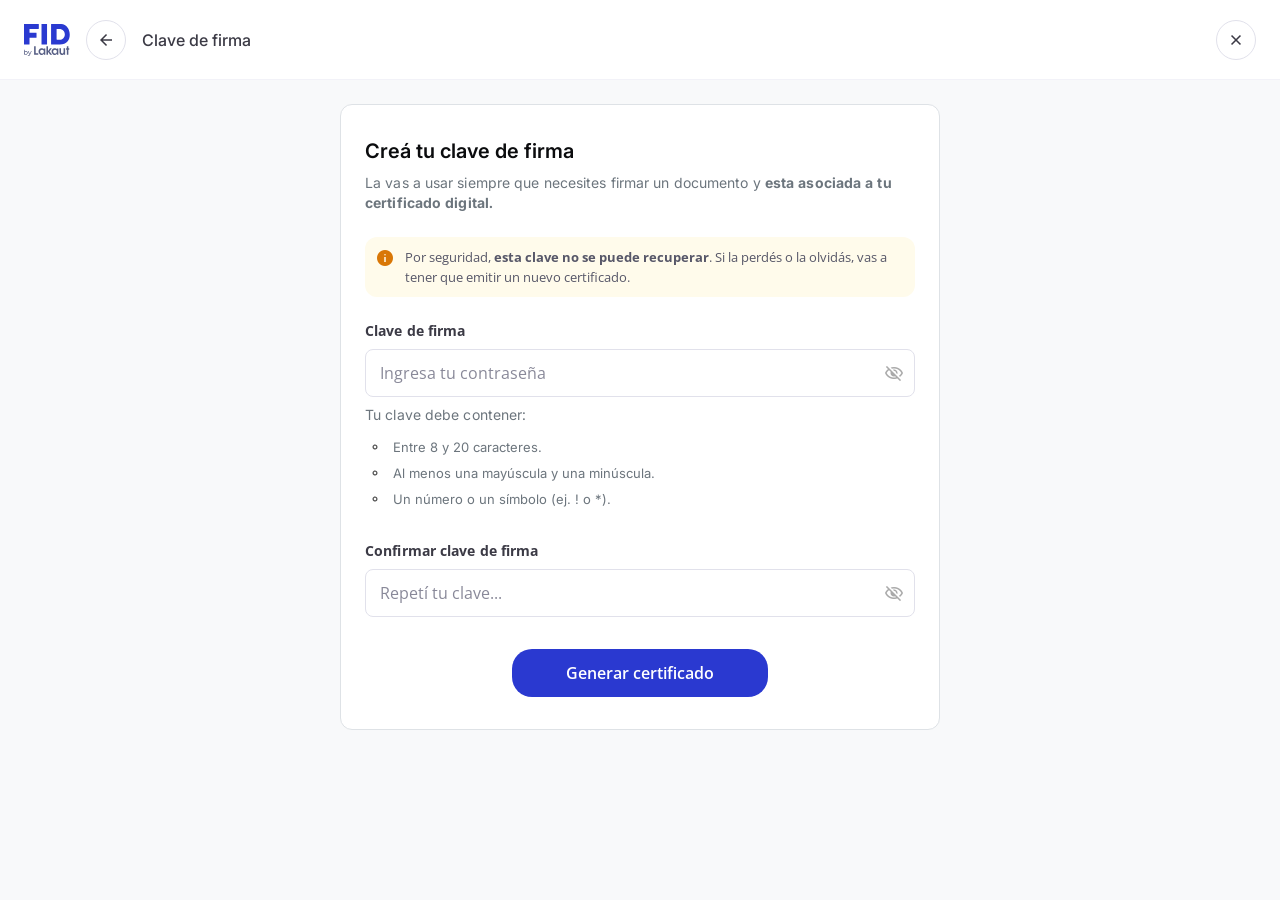
<file: clave-firma.html>
<!DOCTYPE html>
<html lang="es">
<head>
  <meta charset="UTF-8" />
  <meta name="viewport" content="width=device-width, initial-scale=1.0" />
  <title>Clave de firma | FID by Lakaut</title>
  <link rel="preconnect" href="https://fonts.googleapis.com" />
  <link rel="preconnect" href="https://fonts.gstatic.com" crossorigin />
  <link href="https://fonts.googleapis.com/css2?family=Inter:wght@400;500;600;700&family=Open+Sans:wght@400;600;700&family=Montserrat:wght@500;700&family=Material+Symbols+Outlined:opsz,wght,FILL,GRAD@24,400,0,0" rel="stylesheet" />
  <link rel="stylesheet" href="assets/css/tokens.css" />
  <link rel="stylesheet" href="assets/css/base.css" />
  <link rel="stylesheet" href="assets/css/header.css" />
  <link rel="stylesheet" href="assets/css/buttons.css" />
  <link rel="stylesheet" href="assets/css/inputs.css" />

  <style>
    /* ─── BANNER ADVERTENCIA ─────────────────────────── */
    .warning-banner {
      background: #fffbeb;
      border-radius: 12px;
      padding: 10px;
      display: flex;
      gap: 10px;
      align-items: flex-start;
    }

    .warning-icon {
      font-size: 20px;
      color: #d97706;
      flex-shrink: 0;
      font-variation-settings: 'FILL' 1;
      line-height: 1;
      margin-top: 1px;
    }

    .warning-text {
      font-family: 'Open Sans', sans-serif;
      font-size: 13px;
      line-height: 20px;
      color: var(--text-help);
    }

    .warning-text strong { font-weight: 700; }

    /* ─── FORM ───────────────────────────────────────── */
    .form-fields {
      display: flex;
      flex-direction: column;
      gap: 32px;
    }

    /* ─── ERROR ESTADO ───────────────────────────────── */
    .pass-input-wrap.error { border-color: #bc251d; }

    .field-error {
      display: none;
      align-items: center;
      gap: 6px;
      font-family: 'Inter', sans-serif;
      font-size: 12px;
      line-height: 18px;
      color: #bc251d;
    }

    .field-error.visible { display: flex; }

    .field-error .icon {
      font-size: 16px;
      font-variation-settings: 'FILL' 1;
      flex-shrink: 0;
    }

    .field-success {
      display: none;
      align-items: center;
      gap: 6px;
      font-family: 'Open Sans', sans-serif;
      font-size: 12px;
      line-height: 18px;
      color: #3f860a;
    }

    .field-success.visible { display: flex; }
    .field-success img { width: 20px; height: 20px; flex-shrink: 0; }

    /* ─── BOTÓN CENTRADO ─────────────────────────────── */
    .btn-wrap { display: flex; justify-content: center; }
    .btn-generar { width: 256px; }

    @media (max-width: 480px) {
      .btn-generar { width: 100%; }
    }
  </style>
</head>
<body>
<div class="page">

  <!-- ── HEADER ── -->
  <header class="header">
    <img class="header-logo" src="assets/icons/logo-fid.svg" alt="FID by Lakaut" />
    <button class="icon-btn" onclick="history.back()" aria-label="Volver">
      <span class="icon">arrow_back</span>
    </button>
    <span class="header-title">Clave de firma</span>
    <button class="icon-btn" onclick="window.location.href='login.html'" aria-label="Cerrar">
      <span class="icon">close</span>
    </button>
  </header>

  <!-- ── CONTENT ── -->
  <main class="content-area">
    <div class="main-card">

      <!-- Título -->
      <div class="title-section">
        <h2 class="card-title">Creá tu clave de firma</h2>
        <p class="card-subtitle">
          La vas a usar siempre que necesites firmar un documento y <strong>esta asociada a tu certificado digital.</strong>
        </p>
      </div>

      <!-- Banner advertencia -->
      <div class="warning-banner">
        <span class="icon warning-icon">info</span>
        <p class="warning-text">
          Por seguridad, <strong>esta clave no se puede recuperar</strong>. Si la perdés o la olvidás, vas a tener que emitir un nuevo certificado.
        </p>
      </div>

      <!-- Formulario -->
      <div class="form-fields">

        <!-- Campo 1: Clave de firma -->
        <div class="field-group">
          <label class="field-label" for="pw1">Clave de firma</label>
          <div class="pass-input-wrap" id="wrap1">
            <input id="pw1" type="password" placeholder="Ingresa tu contraseña" autocomplete="new-password" />
            <button class="eye-btn" type="button" onclick="toggleEye('pw1','eye1')" aria-label="Mostrar/ocultar">
              <span class="icon" id="eye1">visibility_off</span>
            </button>
          </div>
          <p class="field-helper">Tu clave debe contener:</p>
          <div class="pw-reqs">
            <div class="pw-req" id="req-len">
              <img src="assets/icons/dot-outline.svg" alt="" />
              <span>Entre 8 y 20 caracteres.</span>
            </div>
            <div class="pw-req" id="req-case">
              <img src="assets/icons/dot-outline.svg" alt="" />
              <span>Al menos una mayúscula y una minúscula.</span>
            </div>
            <div class="pw-req" id="req-sym">
              <img src="assets/icons/dot-outline.svg" alt="" />
              <span>Un número o un símbolo (ej. ! o *).</span>
            </div>
          </div>
        </div>

        <!-- Campo 2: Confirmar clave -->
        <div class="field-group">
          <label class="field-label" for="pw2">Confirmar clave de firma</label>
          <div class="pass-input-wrap" id="wrap2">
            <input id="pw2" type="password" placeholder="Repetí tu clave..." autocomplete="new-password" />
            <button class="eye-btn" type="button" onclick="toggleEye('pw2','eye2')" aria-label="Mostrar/ocultar">
              <span class="icon" id="eye2">visibility_off</span>
            </button>
          </div>
          <p class="field-error" id="error-match">
            <span class="icon">error</span>
            Las claves no coinciden
          </p>
          <p class="field-success" id="success-match">
            <img src="assets/icons/check-req.svg" alt="" />
            Las claves coinciden
          </p>
        </div>

        <!-- Botón -->
        <div class="btn-wrap">
          <button class="btn-primary btn-generar" id="btn-generar" disabled onclick="generar()">
            <span>Generar certificado</span>
          </button>
        </div>

      </div>

    </div>
  </main>

</div>

<script>
  const pw1        = document.getElementById('pw1');
  const pw2        = document.getElementById('pw2');
  const wrap2      = document.getElementById('wrap2');
  const errorMsg   = document.getElementById('error-match');
  const successMsg = document.getElementById('success-match');
  const btn        = document.getElementById('btn-generar');

  const reqs = {
    len:  { el: document.getElementById('req-len'),  test: v => v.length >= 8 && v.length <= 20 },
    case: { el: document.getElementById('req-case'), test: v => /[A-Z]/.test(v) && /[a-z]/.test(v) },
    sym:  { el: document.getElementById('req-sym'),  test: v => /[\d\W]/.test(v) },
  };

  function checkReqs(val) {
    let allOk = true;
    for (const r of Object.values(reqs)) {
      const ok = r.test(val);
      r.el.querySelector('img').src = ok
        ? 'assets/icons/check-req.svg'
        : 'assets/icons/dot-outline.svg';
      if (!ok) allOk = false;
    }
    return allOk;
  }

  function updateBtn() {
    const v1 = pw1.value;
    const v2 = pw2.value;
    const allReqs = checkReqs(v1);
    const hasError = v2.length > 0 && v1 !== v2;
    const matches  = v1 && v2 && v1 === v2;

    wrap2.classList.toggle('error', hasError);
    errorMsg.classList.toggle('visible', hasError);
    successMsg.classList.toggle('visible', !!matches);
    btn.classList.toggle('active', allReqs && matches);
    btn.disabled = !(allReqs && matches);
  }

  pw1.addEventListener('input', updateBtn);
  pw2.addEventListener('input', updateBtn);

  function toggleEye(inputId, iconId) {
    const input = document.getElementById(inputId);
    const icon  = document.getElementById(iconId);
    input.type  = input.type === 'password' ? 'text' : 'password';
    icon.textContent = input.type === 'text' ? 'visibility' : 'visibility_off';
  }

  function generar() {
    if (!btn.classList.contains('active')) return;
    window.location.href = 'generando-certificado.html';
  }
</script>
</body>
</html>
</file>
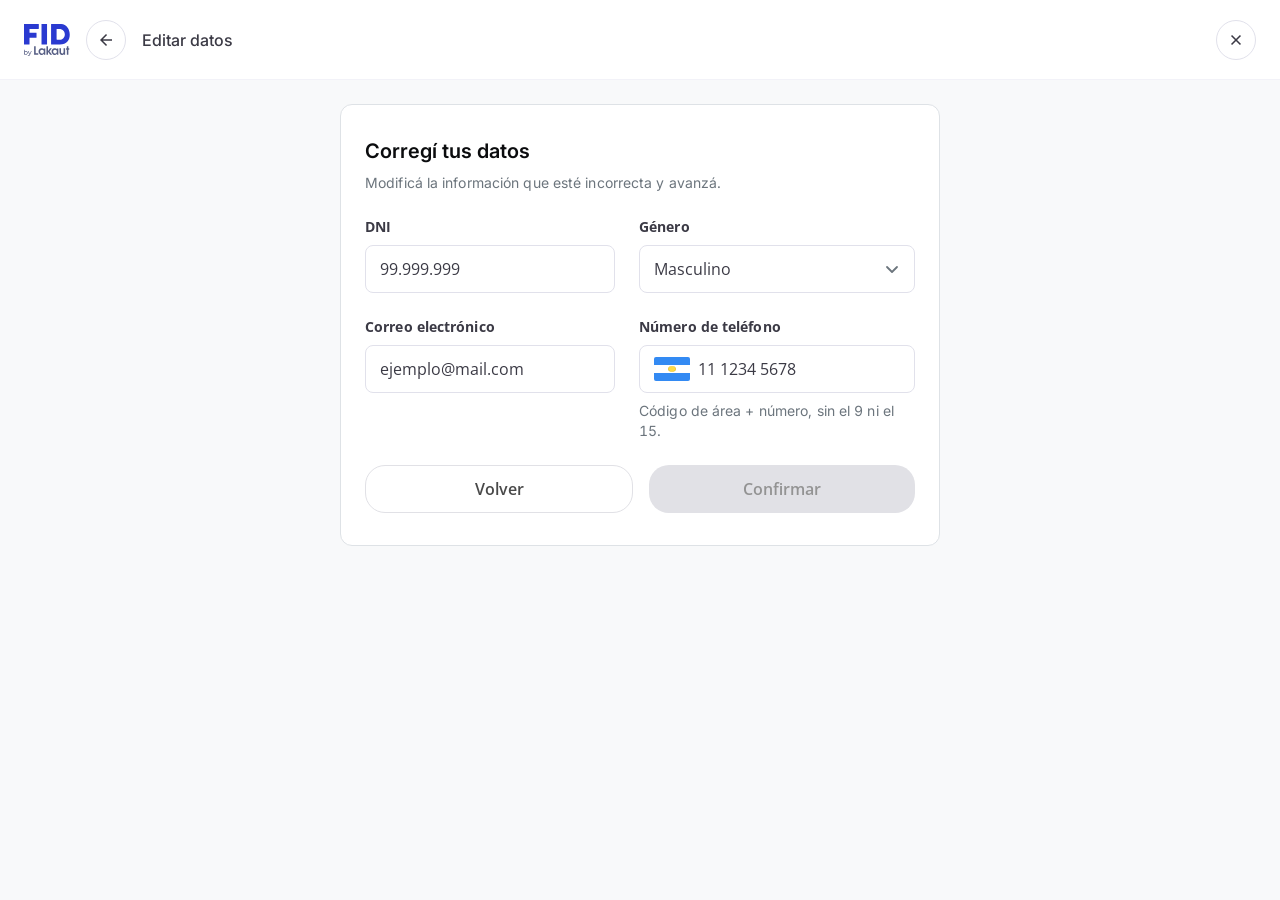
<file: editar-datos.html>
<!DOCTYPE html>
<html lang="es">
<head>
  <meta charset="UTF-8" />
  <meta name="viewport" content="width=device-width, initial-scale=1.0" />
  <title>Editar datos | FID by Lakaut</title>
  <link rel="preconnect" href="https://fonts.googleapis.com" />
  <link rel="preconnect" href="https://fonts.gstatic.com" crossorigin />
  <link href="https://fonts.googleapis.com/css2?family=Inter:wght@400;500;600;700&family=Open+Sans:wght@400;600;700&family=Montserrat:wght@500;700&family=Material+Symbols+Outlined:opsz,wght,FILL,GRAD@24,400,0,0" rel="stylesheet" />
  <link rel="stylesheet" href="assets/css/tokens.css" />
  <link rel="stylesheet" href="assets/css/base.css" />
  <link rel="stylesheet" href="assets/css/header.css" />
  <link rel="stylesheet" href="assets/css/buttons.css" />
  <link rel="stylesheet" href="assets/css/inputs.css" />

  <style>
    /* ─── GRID 2 COLUMNAS ────────────────────────────── */
    .form-grid {
      display: grid;
      grid-template-columns: 1fr 1fr;
      gap: 24px;
    }

    /* ─── BOTONES ────────────────────────────────────── */
    .btn-row { gap: 16px; }
    .btn-back    { flex: 1; }
    .btn-submit  { flex: 1; }

    @media (max-width: 480px) {
      .form-grid { grid-template-columns: 1fr; gap: 16px; }
    }

    /* ─── TELÉFONO: flag dentro del input ────────────── */
    .phone-flag {
      width: 36px;
      height: 24px;
      flex-shrink: 0;
      object-fit: cover;
      border-radius: 2px;
    }
  </style>
</head>
<body>
<div class="page">

  <!-- ── HEADER ── -->
  <header class="header">
    <img class="header-logo" src="assets/icons/logo-fid.svg" alt="FID by Lakaut" />
    <button class="icon-btn" onclick="window.location.href='paso2.html'" aria-label="Volver">
      <span class="icon">arrow_back</span>
    </button>
    <span class="header-title">Editar datos</span>
    <button class="icon-btn" onclick="window.location.href='paso2.html'" aria-label="Cerrar">
      <span class="icon">close</span>
    </button>
  </header>

  <!-- ── CONTENT ── -->
  <main class="content-area">
    <div class="main-card">

      <div class="title-section">
        <h2 class="card-title">Corregí tus datos</h2>
        <p class="card-subtitle">Modificá la información que esté incorrecta y avanzá.</p>
      </div>

      <div class="form-grid">

        <!-- DNI -->
        <div class="field">
          <label class="field-label" for="field-dni">DNI</label>
          <div class="input-wrap">
            <input type="text" id="field-dni" value="99.999.999"
                   inputmode="numeric" maxlength="10"
                   oninput="formatDNI(this)" />
          </div>
        </div>

        <!-- Género -->
        <div class="field">
          <label class="field-label" for="field-genero">Género</label>
          <div class="sel-wrap">
            <select id="field-genero" class="field-select selected" onchange="checkChanges()">
              <option value="masculino" selected>Masculino</option>
              <option value="femenino">Femenino</option>
              <option value="no_binario">No binario</option>
            </select>
          </div>
        </div>

        <!-- Correo electrónico -->
        <div class="field">
          <label class="field-label" for="field-email">Correo electrónico</label>
          <div class="input-wrap">
            <input type="email" id="field-email" value="ejemplo@mail.com"
                   oninput="checkChanges()" />
          </div>
        </div>

        <!-- Número de teléfono -->
        <div class="field">
          <label class="field-label" for="field-tel">Número de teléfono</label>
          <div class="input-wrap">
            <img class="phone-flag" src="assets/icons/flag-ar.svg" alt="AR" />
            <input type="tel" id="field-tel" value="11 1234 5678"
                   inputmode="numeric" maxlength="14"
                   oninput="formatPhone(this)" />
          </div>
          <span class="field-helper">Código de área + número, sin el 9 ni el 15.</span>
        </div>

      </div>

      <!-- Botones -->
      <div class="btn-row">
        <button class="btn-outline btn-back" onclick="window.location.href='paso2.html'">
          <span>Volver</span>
        </button>
        <button class="btn-primary btn-submit" id="btn-confirmar"
                onclick="confirmarCambios()">
          <span>Confirmar</span>
        </button>
      </div>

    </div>
  </main>

</div>

<script>
  /* ── Cargar datos desde paso2 ───────────────────── */
  (function cargarDatos() {
    const dni    = sessionStorage.getItem('edit_dni');
    const genero = sessionStorage.getItem('edit_genero');

    if (dni)    document.getElementById('field-dni').value = dni;
    if (genero) {
      const sel = document.getElementById('field-genero');
      const opt = Array.from(sel.options).find(o => o.value === genero);
      if (opt) sel.value = genero;
    }
  })();

  /* ── Formateadores ────────────────────────────────── */
  function formatDNI(input) {
    const pos    = input.selectionStart;
    const before = input.value.slice(0, pos).replace(/\D/g, '').length;
    const digits = input.value.replace(/\D/g, '').slice(0, 8);
    let formatted = digits;
    if (digits.length > 5)
      formatted = digits.slice(0,2) + '.' + digits.slice(2,5) + '.' + digits.slice(5);
    else if (digits.length > 2)
      formatted = digits.slice(0,2) + '.' + digits.slice(2);
    input.value = formatted;
    let newPos = 0, count = 0;
    for (let i = 0; i < formatted.length; i++) {
      if (/\d/.test(formatted[i])) count++;
      if (count === before) { newPos = i + 1; break; }
    }
    input.setSelectionRange(newPos, newPos);
    checkChanges();
  }

  function formatPhone(input) {
    const pos    = input.selectionStart;
    const before = input.value.slice(0, pos).replace(/\D/g, '').length;
    const digits = input.value.replace(/\D/g, '').slice(0, 11);
    let formatted = digits;
    if (digits.length > 2)
      formatted = digits.slice(0, 2) + ' ' + digits.slice(2);
    input.value = formatted;
    let newPos = 0, count = 0;
    for (let i = 0; i < formatted.length; i++) {
      if (/\d/.test(formatted[i])) count++;
      if (count === before) { newPos = i + 1; break; }
    }
    input.setSelectionRange(newPos, newPos);
    checkChanges();
  }

  /* ── Nombres simulados (RENAPER) ─────────────────── */
  const NOMBRES = {
    masculino:  ['Lucas Pereyra', 'Matías Sánchez', 'Facundo Romero', 'Nicolás Acosta'],
    femenino:   ['Valentina López', 'Camila Torres', 'Lucía Fernández', 'Agustina Díaz'],
    no_binario: ['Alex Medina', 'Jordan Suárez', 'Morgan Herrera'],
  };

  function nombreRandom(genero) {
    const lista = NOMBRES[genero] || NOMBRES.masculino;
    return lista[Math.floor(Math.random() * lista.length)];
  }

  function cuilDesdeGenero(dni, genero) {
    const digits  = dni.replace(/\D/g, '');
    const prefijo = genero === 'femenino' ? '27' : '20';
    return prefijo + '-' + digits + '-' + Math.floor(Math.random() * 9);
  }

  /* ── Snapshot inicial (después de cargar datos) ─── */
  const INITIAL = {
    dni:    document.getElementById('field-dni').value,
    genero: document.getElementById('field-genero').value,
    email:  document.getElementById('field-email').value,
    tel:    document.getElementById('field-tel').value,
  };

  function checkChanges() {
    const changed =
      document.getElementById('field-dni').value    !== INITIAL.dni    ||
      document.getElementById('field-genero').value !== INITIAL.genero ||
      document.getElementById('field-email').value  !== INITIAL.email  ||
      document.getElementById('field-tel').value    !== INITIAL.tel;
    document.getElementById('btn-confirmar').classList.toggle('active', changed);
  }

  function confirmarCambios() {
    if (!document.getElementById('btn-confirmar').classList.contains('active')) return;
    const dni    = document.getElementById('field-dni').value;
    const genero = document.getElementById('field-genero').value;
    if (dni !== INITIAL.dni || genero !== INITIAL.genero) {
      const generoLabel = document.getElementById('field-genero')
                            .options[document.getElementById('field-genero').selectedIndex].text;
      sessionStorage.setItem('renaper_nombre', nombreRandom(genero));
      sessionStorage.setItem('renaper_dni',    dni);
      sessionStorage.setItem('renaper_cuil',   cuilDesdeGenero(dni, genero));
      sessionStorage.setItem('renaper_genero', generoLabel);
    }
    window.location.href = 'paso2.html';
  }
</script>
</body>
</html>
</file>
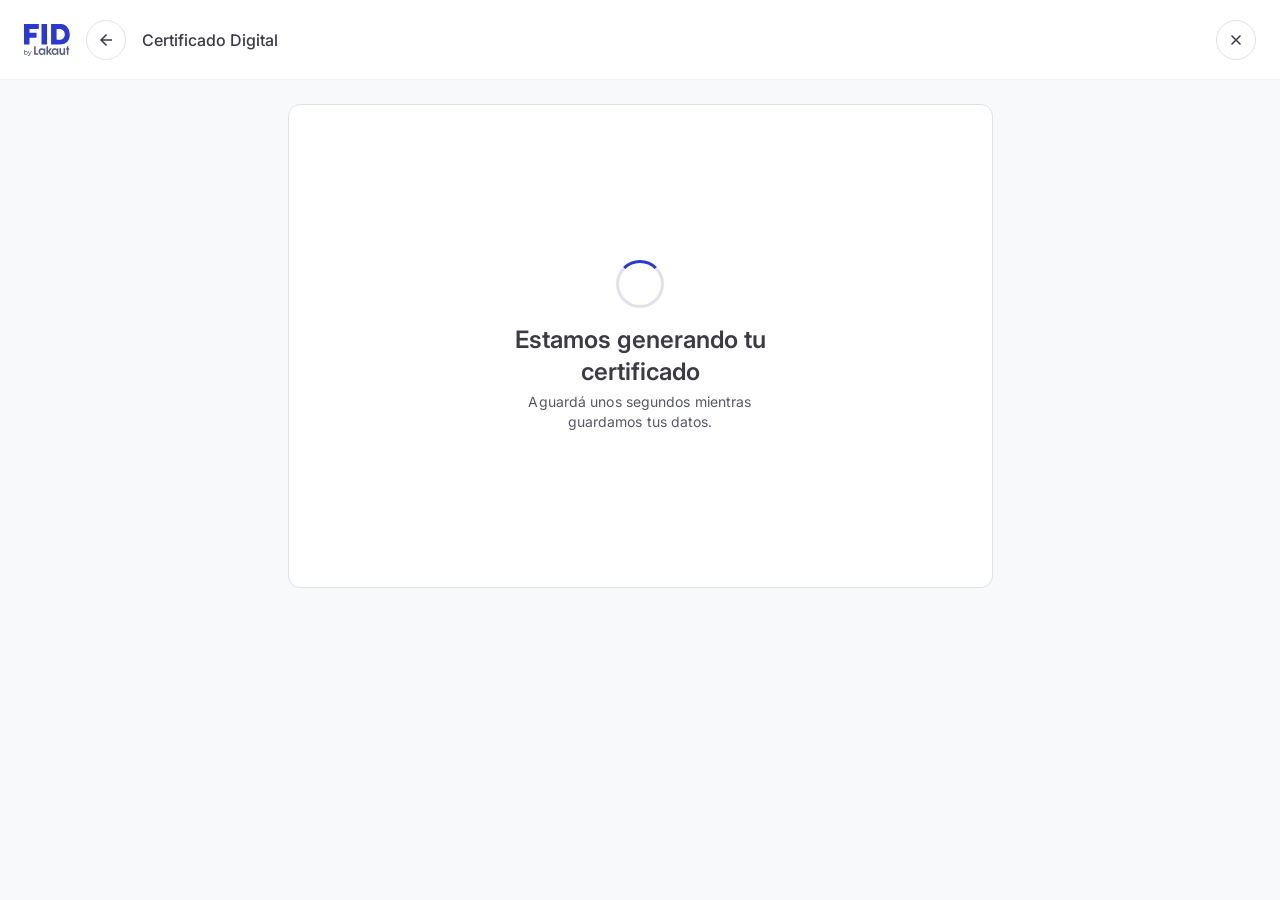
<file: generando-certificado.html>
<!DOCTYPE html>
<html lang="es">
<head>
  <meta charset="UTF-8" />
  <meta name="viewport" content="width=device-width, initial-scale=1.0" />
  <title>Certificado Digital | FID by Lakaut</title>
  <link rel="preconnect" href="https://fonts.googleapis.com" />
  <link rel="preconnect" href="https://fonts.gstatic.com" crossorigin />
  <link href="https://fonts.googleapis.com/css2?family=Inter:wght@400;500;600;700&family=Open+Sans:wght@400;600;700&family=Montserrat:wght@500;700&family=Material+Symbols+Outlined:opsz,wght,FILL,GRAD@24,400,0,0" rel="stylesheet" />
  <link rel="stylesheet" href="assets/css/tokens.css" />
  <link rel="stylesheet" href="assets/css/base.css" />
  <link rel="stylesheet" href="assets/css/header.css" />

  <style>
    body, .page { background: #f8f9fa; }

    .loading-card {
      width: 705px;
      height: 484px;
      background: #fff;
      border: 1px solid var(--border-card);
      border-radius: 12px;
      display: flex;
      align-items: center;
      justify-content: center;
      flex-shrink: 0;
    }

    .loading-inner {
      display: flex;
      flex-direction: column;
      align-items: center;
      gap: 16px;
      width: 296px;
      text-align: center;
    }

    .spinner {
      width: 48px;
      height: 48px;
      border: 3px solid #e1e1eb;
      border-top-color: var(--blue);
      border-radius: 50%;
      animation: spin 0.8s linear infinite;
      flex-shrink: 0;
    }

    @keyframes spin {
      to { transform: rotate(360deg); }
    }

    .loading-title {
      font-weight: 600;
      font-size: 24px;
      line-height: 32px;
      color: var(--text-main);
      font-feature-settings: "lnum" 1, "tnum" 1;
    }

    @media (max-width: 480px) {
      .loading-card { width: 100%; height: auto; padding: 48px 16px; }
      .loading-inner { width: 100%; }
    }

    .loading-subtitle {
      font-weight: 400;
      font-size: 14px;
      line-height: 20px;
      color: var(--text-help);
      letter-spacing: 0.1px;
      font-feature-settings: "lnum" 1, "tnum" 1;
      margin-top: 4px;
    }
  </style>
</head>
<body>
<div class="page">

  <!-- ── HEADER ── -->
  <header class="header">
    <img class="header-logo" src="assets/icons/logo-fid.svg" alt="FID by Lakaut" />
    <button class="icon-btn" onclick="history.back()" aria-label="Volver">
      <span class="icon">arrow_back</span>
    </button>
    <span class="header-title">Certificado Digital</span>
    <button class="icon-btn" onclick="window.location.href='login.html'" aria-label="Cerrar">
      <span class="icon">close</span>
    </button>
  </header>

  <!-- ── CONTENT ── -->
  <main class="content-area">
    <div class="loading-card">
      <div class="loading-inner">
        <div class="spinner"></div>
        <div>
          <p class="loading-title">Estamos generando tu certificado</p>
          <p class="loading-subtitle">Aguardá unos segundos mientras guardamos tus datos.</p>
        </div>
      </div>
    </div>
  </main>

</div>

<script>
  setTimeout(() => { window.location.href = 'certificado-listo.html'; }, 3000);
</script>
</body>
</html>
</file>
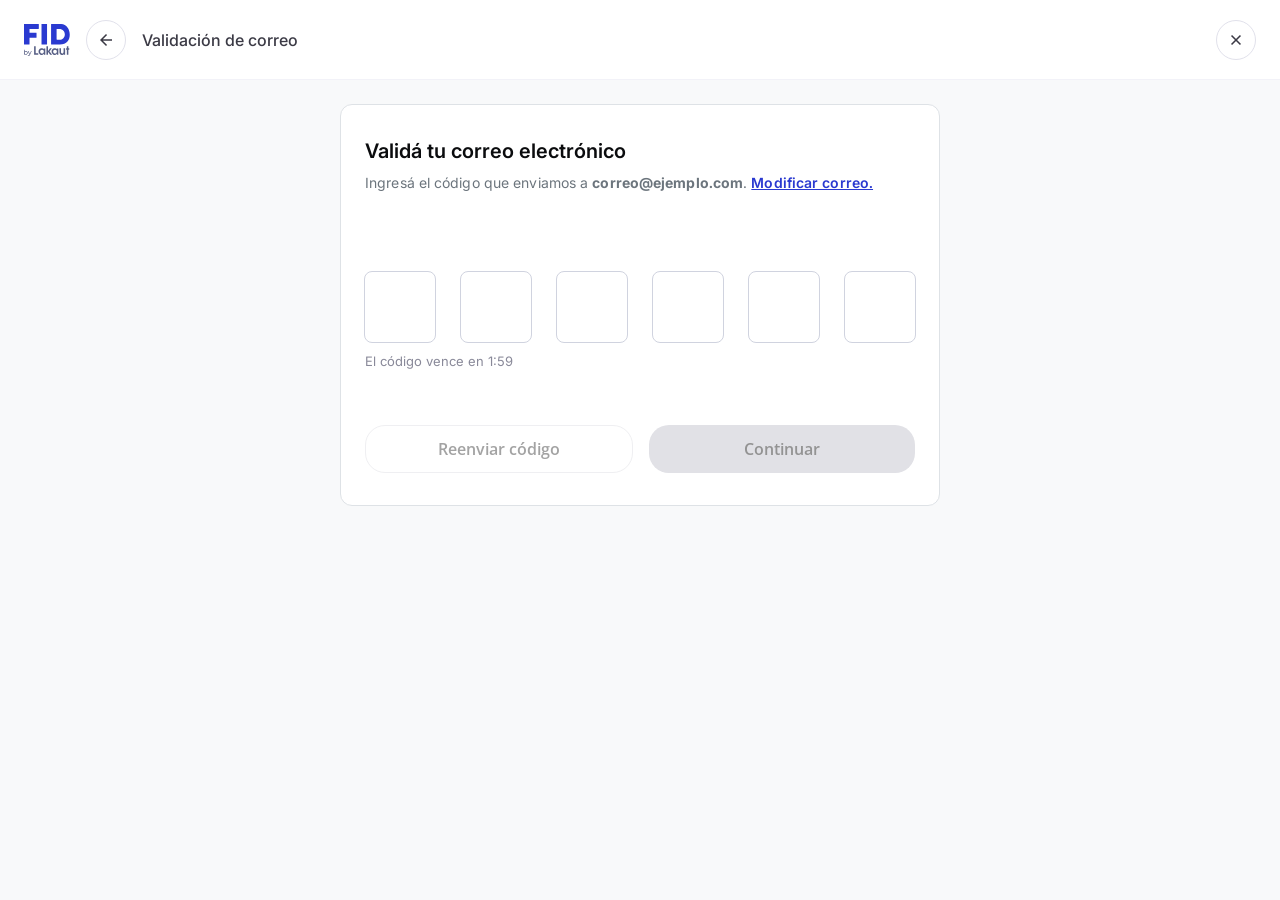
<file: otp-correo.html>
<!DOCTYPE html>
<html lang="es">
<head>
  <meta charset="UTF-8" />
  <meta name="viewport" content="width=device-width, initial-scale=1.0" />
  <title>Validación de correo | FID by Lakaut</title>
  <link rel="preconnect" href="https://fonts.googleapis.com" />
  <link rel="preconnect" href="https://fonts.gstatic.com" crossorigin />
  <link href="https://fonts.googleapis.com/css2?family=Inter:wght@400;500;600;700&family=Open+Sans:wght@400;600;700&family=Montserrat:wght@500;700&family=Material+Symbols+Outlined:opsz,wght,FILL,GRAD@24,400,0,0" rel="stylesheet" />
  <link rel="stylesheet" href="assets/css/tokens.css" />
  <link rel="stylesheet" href="assets/css/base.css" />
  <link rel="stylesheet" href="assets/css/header.css" />
  <link rel="stylesheet" href="assets/css/buttons.css" />

  <style>
    :root {
      --otp-border: #d0d3df;
      --otp-error:  #ef4444;
      --otp-size:   72px;
    }

    .subtitle-link {
      font-weight: 600;
      color: var(--blue);
      cursor: pointer;
      text-decoration: none;
    }

    .subtitle-link:hover { text-decoration: underline; }

    /* ─── OTP BODY ───────────────────────────────────── */
    .otp-body {
      display: flex;
      flex-direction: column;
      align-items: center;
      gap: 16px;
    }

    /* ─── OTP GRID ───────────────────────────────────── */
    .otp-grid {
      display: flex;
      gap: 24px;
      justify-content: center;
    }

    .otp-cell {
      width: var(--otp-size);
      height: var(--otp-size);
      background: #fff;
      border: 1.5px solid var(--otp-border);
      border-radius: 8px;
      font-family: 'Inter', sans-serif;
      font-weight: 600;
      font-size: 22px;
      color: var(--text-dark);
      text-align: center;
      outline: none;
      caret-color: var(--blue);
      transition: border-color .15s, box-shadow .15s;
      /* Ocultar el caret real, mostramos cursor custom */
    }

    .otp-cell:focus {
      border-color: var(--blue);
      box-shadow: 0 0 0 3px rgba(42, 57, 208, 0.12);
    }

    /* Estado error */
    .otp-grid.error .otp-cell {
      border-color: var(--otp-error);
      box-shadow: 0 0 0 3px rgba(239, 68, 68, 0.10);
    }

    .otp-grid.error .otp-cell:focus {
      border-color: var(--otp-error);
      box-shadow: 0 0 0 3px rgba(239, 68, 68, 0.15);
    }

    /* Estado verificado */
    .otp-grid.verified .otp-cell {
      background: #f5f5f5;
      border-color: #006633;
      box-shadow: none;
      pointer-events: none;
    }

    /* ─── MENSAJES BAJO EL GRID ──────────────────────── */
    .otp-messages {
      display: flex;
      flex-direction: column;
      align-items: center;
      gap: 4px;
      min-height: 36px;
    }

    .otp-timer {
      font-size: 13px;
      line-height: 20px;
      color: var(--text-ph);
    }

    .otp-timer.expired { color: var(--otp-error); }

    .otp-error-msg {
      display: none;
      align-items: center;
      gap: 6px;
      font-size: 13px;
      line-height: 20px;
      color: var(--otp-error);
    }

    .otp-error-msg.visible { display: flex; }
    .otp-error-msg .icon { font-size: 16px; }

    .otp-verified-msg {
      display: none;
      align-items: center;
      gap: 6px;
      font-size: 12px;
      line-height: 16px;
      color: #006633;
    }

    .otp-verified-msg.visible { display: flex; }
    .otp-verified-msg .icon { font-size: 20px; font-variation-settings: 'FILL' 1; }

    /* ─── OTP INPUT WRAP (grid + helper verificado) ─── */
    .otp-input-wrap {
      display: flex;
      flex-direction: column;
      gap: 8px;
      width: 100%;
      margin-top: 54px;
    }

    /* ─── BOTONES — sizing específico ───────────────── */
    .btn-row { gap: 16px; width: 100%; margin-top: 38px; }
    .btn-resend { flex: 1; }
    .btn-continue { flex: 1; }

    @media (max-width: 480px) {
      :root { --otp-size: 46px; }
      .otp-grid { gap: 10px; }
      .otp-cell { font-size: 18px; }
      .otp-input-wrap { margin-top: 24px; }
      .btn-row { margin-top: 20px; }
    }
  </style>
</head>
<body>
<div class="page">

  <!-- ── HEADER ── -->
  <header class="header">
    <img class="header-logo"
         src="assets/icons/logo-fid.svg"
         alt="FID by Lakaut"
         width="55" height="38" />
    <button class="icon-btn" onclick="history.back()" aria-label="Volver">
      <span class="icon">arrow_back</span>
    </button>
    <span class="header-title">Validación de correo</span>
    <button class="icon-btn" aria-label="Cerrar">
      <span class="icon">close</span>
    </button>
  </header>

  <!-- ── CONTENT ── -->
  <main class="content-area">
    <div class="main-card">

      <!-- Título -->
      <div class="title-section">
        <h2 class="card-title">Validá tu correo electrónico</h2>
        <p class="card-subtitle">
          Ingresá el código que enviamos a <strong>correo@ejemplo.com</strong>.
          <a class="subtitle-link" href="#" style="text-decoration:underline">Modificar correo.</a>
        </p>
      </div>

      <!-- OTP + mensajes + botones -->
      <div class="otp-body">

        <!-- Grid + helper verificado -->
        <div class="otp-input-wrap">
          <div class="otp-grid" id="otp-grid">
            <input class="otp-cell" type="text" inputmode="numeric" maxlength="1" autocomplete="one-time-code" />
            <input class="otp-cell" type="text" inputmode="numeric" maxlength="1" />
            <input class="otp-cell" type="text" inputmode="numeric" maxlength="1" />
            <input class="otp-cell" type="text" inputmode="numeric" maxlength="1" />
            <input class="otp-cell" type="text" inputmode="numeric" maxlength="1" />
            <input class="otp-cell" type="text" inputmode="numeric" maxlength="1" />
          </div>
          <!-- Timer, error y verificado comparten la misma posición -->
          <span class="otp-timer" id="otp-timer">El código vence en 2:00</span>
          <span class="otp-verified-msg" id="otp-verified">
            <span class="icon">check_circle</span>
            Código verificado
          </span>
          <span class="otp-error-msg" id="otp-error">
            <span class="icon">error</span>
            El código ingresado es incorrecto. Volver a enviar.
          </span>
        </div>

        <!-- Botones -->
        <div class="btn-row">
          <button class="btn-resend" id="btn-resend" onclick="reenviarCodigo()">
            <span>Reenviar código</span>
          </button>
          <button class="btn-continue" id="btn-continue" onclick="continuar()">
            <span>Continuar</span>
          </button>
        </div>

      </div>
    </div>
  </main>

</div>

<script>
  /* ── Referencias ────────────────────────────────── */
  const grid       = document.getElementById('otp-grid');
  const cells      = Array.from(grid.querySelectorAll('.otp-cell'));
  const timerEl    = document.getElementById('otp-timer');
  const errorEl    = document.getElementById('otp-error');
  const verifiedEl = document.getElementById('otp-verified');
  const btnResend  = document.getElementById('btn-resend');
  const btnCont    = document.getElementById('btn-continue');

  /* ── Timer ──────────────────────────────────────── */
  let seconds = 120;
  let timerInterval;

  function startTimer() {
    clearInterval(timerInterval);
    seconds = 120;
    timerEl.classList.remove('expired');
    btnResend.classList.remove('active');

    timerInterval = setInterval(() => {
      seconds--;
      const m = Math.floor(seconds / 60);
      const s = String(seconds % 60).padStart(2, '0');
      timerEl.textContent = `El código vence en ${m}:${s}`;

      if (seconds <= 0) {
        clearInterval(timerInterval);
        timerEl.textContent = 'El código ha vencido.';
        timerEl.classList.add('expired');
        btnResend.classList.add('active');
      }
    }, 1000);
  }

  startTimer();

  /* ── Estado ─────────────────────────────────────── */
  function getValue() {
    return cells.map(c => c.value).join('');
  }

  function setError(show) {
    grid.classList.toggle('error', show);
    errorEl.classList.toggle('visible', show);
    timerEl.style.display = show ? 'none' : '';
  }

  function updateButtons() {
    if (grid.classList.contains('verified')) return;
    const code = getValue();
    if (code.length === 6) {
      if (code === '000000') {
        setError(true);
        btnCont.classList.remove('active');
      } else {
        setVerified();
      }
    } else {
      btnCont.classList.remove('active');
    }
  }

  function setVerified() {
    clearInterval(timerInterval);
    grid.classList.add('verified');
    timerEl.style.display = 'none';
    verifiedEl.classList.add('visible');
    btnResend.classList.remove('active');
    btnCont.classList.add('active');
  }

  /* ── Comportamiento de celdas ────────────────────── */
  cells.forEach((cell, i) => {

    cell.addEventListener('input', (e) => {
      // Limpiar error al volver a tipear
      if (grid.classList.contains('error')) {
        setError(false);
        timerEl.style.display = '';
      }

      const val = e.target.value.replace(/\D/g, '');
      cell.value = val ? val[val.length - 1] : '';

      if (cell.value && i < cells.length - 1) {
        cells[i + 1].focus();
      }

      updateButtons();
    });

    cell.addEventListener('keydown', (e) => {
      if (e.key === 'Backspace') {
        if (cell.value) {
          cell.value = '';
        } else if (i > 0) {
          cells[i - 1].focus();
          cells[i - 1].value = '';
        }
        // Limpiar error
        if (grid.classList.contains('error')) {
          setError(false);
          timerEl.style.display = '';
        }
        updateButtons();
      }

      if (e.key === 'ArrowLeft' && i > 0)  { e.preventDefault(); cells[i - 1].focus(); }
      if (e.key === 'ArrowRight' && i < cells.length - 1) { e.preventDefault(); cells[i + 1].focus(); }
    });

    // Pegar código completo
    cell.addEventListener('paste', (e) => {
      e.preventDefault();
      const pasted = (e.clipboardData || window.clipboardData)
                       .getData('text')
                       .replace(/\D/g, '')
                       .slice(0, 6);
      pasted.split('').forEach((digit, j) => {
        if (cells[j]) cells[j].value = digit;
      });
      const nextEmpty = cells.findIndex(c => !c.value);
      (nextEmpty >= 0 ? cells[nextEmpty] : cells[cells.length - 1]).focus();

      if (grid.classList.contains('error')) { setError(false); timerEl.style.display = ''; }
      updateButtons();
    });

    // Seleccionar contenido al hacer foco (para sobreescribir fácilmente)
    cell.addEventListener('click', () => cell.select());
  });

  /* ── Reenviar código ─────────────────────────────── */
  function reenviarCodigo() {
    cells.forEach(c => c.value = '');
    setError(false);
    timerEl.style.display = '';
    updateButtons();
    startTimer();
    cells[0].focus();
  }

  /* ── Continuar ───────────────────────────────────── */
  function continuar() {
    if (!grid.classList.contains('verified')) return;
    window.location.href = 'otp-tel.html';
  }
</script>
</body>
</html>
</file>
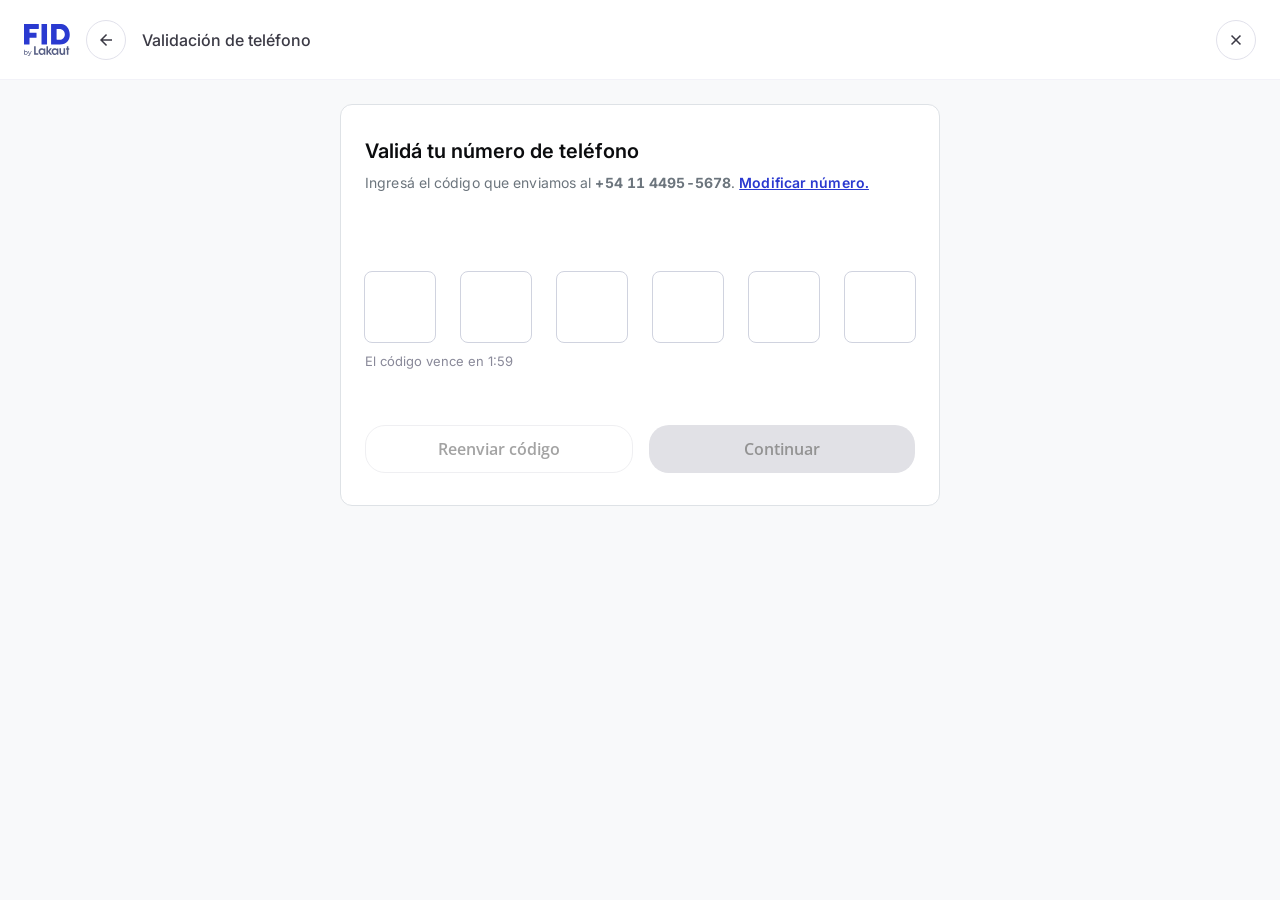
<file: otp-tel.html>
<!DOCTYPE html>
<html lang="es">
<head>
  <meta charset="UTF-8" />
  <meta name="viewport" content="width=device-width, initial-scale=1.0" />
  <title>Validación de teléfono | FID by Lakaut</title>
  <link rel="preconnect" href="https://fonts.googleapis.com" />
  <link rel="preconnect" href="https://fonts.gstatic.com" crossorigin />
  <link href="https://fonts.googleapis.com/css2?family=Inter:wght@400;500;600;700&family=Open+Sans:wght@400;600;700&family=Montserrat:wght@500;700&family=Material+Symbols+Outlined:opsz,wght,FILL,GRAD@24,400,0,0" rel="stylesheet" />
  <link rel="stylesheet" href="assets/css/tokens.css" />
  <link rel="stylesheet" href="assets/css/base.css" />
  <link rel="stylesheet" href="assets/css/header.css" />
  <link rel="stylesheet" href="assets/css/buttons.css" />

  <style>
    :root {
      --otp-border: #d0d3df;
      --otp-error:  #ef4444;
      --otp-size:   72px;
    }

    .subtitle-link {
      font-weight: 600;
      color: var(--blue);
      cursor: pointer;
      text-decoration: none;
    }

    .subtitle-link:hover { text-decoration: underline; }

    /* ─── OTP BODY ───────────────────────────────────── */
    .otp-body {
      display: flex;
      flex-direction: column;
      align-items: center;
      gap: 16px;
    }

    /* ─── OTP GRID ───────────────────────────────────── */
    .otp-grid {
      display: flex;
      gap: 24px;
      justify-content: center;
    }

    .otp-cell {
      width: var(--otp-size);
      height: var(--otp-size);
      background: #fff;
      border: 1.5px solid var(--otp-border);
      border-radius: 8px;
      font-family: 'Inter', sans-serif;
      font-weight: 600;
      font-size: 22px;
      color: var(--text-dark);
      text-align: center;
      outline: none;
      caret-color: var(--blue);
      transition: border-color .15s, box-shadow .15s;
      /* Ocultar el caret real, mostramos cursor custom */
    }

    .otp-cell:focus {
      border-color: var(--blue);
      box-shadow: 0 0 0 3px rgba(42, 57, 208, 0.12);
    }

    /* Estado error */
    .otp-grid.error .otp-cell {
      border-color: var(--otp-error);
      box-shadow: 0 0 0 3px rgba(239, 68, 68, 0.10);
    }

    .otp-grid.error .otp-cell:focus {
      border-color: var(--otp-error);
      box-shadow: 0 0 0 3px rgba(239, 68, 68, 0.15);
    }

    /* Estado verificado */
    .otp-grid.verified .otp-cell {
      background: #f5f5f5;
      border-color: #006633;
      box-shadow: none;
      pointer-events: none;
    }

    /* ─── MENSAJES BAJO EL GRID ──────────────────────── */
    .otp-messages {
      display: flex;
      flex-direction: column;
      align-items: center;
      gap: 4px;
      min-height: 36px;
    }

    .otp-timer {
      font-size: 13px;
      line-height: 20px;
      color: var(--text-ph);
    }

    .otp-timer.expired { color: var(--otp-error); }

    .otp-error-msg {
      display: none;
      align-items: center;
      gap: 6px;
      font-size: 13px;
      line-height: 20px;
      color: var(--otp-error);
    }

    .otp-error-msg.visible { display: flex; }
    .otp-error-msg .icon { font-size: 16px; }

    .otp-verified-msg {
      display: none;
      align-items: center;
      gap: 6px;
      font-size: 12px;
      line-height: 16px;
      color: #006633;
    }

    .otp-verified-msg.visible { display: flex; }
    .otp-verified-msg .icon { font-size: 20px; font-variation-settings: 'FILL' 1; }

    /* ─── OTP INPUT WRAP (grid + helper verificado) ─── */
    .otp-input-wrap {
      display: flex;
      flex-direction: column;
      gap: 8px;
      width: 100%;
      margin-top: 54px;
    }

    /* ─── BOTONES — sizing específico ───────────────── */
    .btn-row { gap: 16px; width: 100%; margin-top: 38px; }

    @media (max-width: 480px) {
      :root { --otp-size: 46px; }
      .otp-grid { gap: 10px; }
      .otp-cell { font-size: 18px; }
      .otp-input-wrap { margin-top: 24px; }
      .btn-row { margin-top: 20px; }
    }
    .btn-resend { flex: 1; }
    .btn-continue { flex: 1; }
  </style>
</head>
<body>
<div class="page">

  <!-- ── HEADER ── -->
  <header class="header">
    <img class="header-logo"
         src="assets/icons/logo-fid.svg"
         alt="FID by Lakaut"
         width="55" height="38" />
    <button class="icon-btn" onclick="history.back()" aria-label="Volver">
      <span class="icon">arrow_back</span>
    </button>
    <span class="header-title">Validación de teléfono</span>
    <button class="icon-btn" aria-label="Cerrar">
      <span class="icon">close</span>
    </button>
  </header>

  <!-- ── CONTENT ── -->
  <main class="content-area">
    <div class="main-card">

      <!-- Título -->
      <div class="title-section">
        <h2 class="card-title">Validá tu número de teléfono</h2>
        <p class="card-subtitle">
          Ingresá el código que enviamos al <strong>+54 11 4495-5678</strong>.
          <a class="subtitle-link" href="#" style="text-decoration:underline">Modificar número.</a>
        </p>
      </div>

      <!-- OTP + mensajes + botones -->
      <div class="otp-body">

        <!-- Grid + helper verificado -->
        <div class="otp-input-wrap">
          <div class="otp-grid" id="otp-grid">
            <input class="otp-cell" type="text" inputmode="numeric" maxlength="1" autocomplete="one-time-code" />
            <input class="otp-cell" type="text" inputmode="numeric" maxlength="1" />
            <input class="otp-cell" type="text" inputmode="numeric" maxlength="1" />
            <input class="otp-cell" type="text" inputmode="numeric" maxlength="1" />
            <input class="otp-cell" type="text" inputmode="numeric" maxlength="1" />
            <input class="otp-cell" type="text" inputmode="numeric" maxlength="1" />
          </div>
          <!-- Timer, error y verificado comparten la misma posición -->
          <span class="otp-timer" id="otp-timer">El código vence en 2:00</span>
          <span class="otp-verified-msg" id="otp-verified">
            <span class="icon">check_circle</span>
            Código verificado
          </span>
          <span class="otp-error-msg" id="otp-error">
            <span class="icon">error</span>
            El código ingresado es incorrecto. Volver a enviar.
          </span>
        </div>

        <!-- Botones -->
        <div class="btn-row">
          <button class="btn-resend" id="btn-resend" onclick="reenviarCodigo()">
            <span>Reenviar código</span>
          </button>
          <button class="btn-continue" id="btn-continue" onclick="continuar()">
            <span>Continuar</span>
          </button>
        </div>

      </div>
    </div>
  </main>

</div>

<script>
  /* ── Referencias ────────────────────────────────── */
  const grid       = document.getElementById('otp-grid');
  const cells      = Array.from(grid.querySelectorAll('.otp-cell'));
  const timerEl    = document.getElementById('otp-timer');
  const errorEl    = document.getElementById('otp-error');
  const verifiedEl = document.getElementById('otp-verified');
  const btnResend  = document.getElementById('btn-resend');
  const btnCont    = document.getElementById('btn-continue');

  /* ── Timer ──────────────────────────────────────── */
  let seconds = 120;
  let timerInterval;

  function startTimer() {
    clearInterval(timerInterval);
    seconds = 120;
    timerEl.classList.remove('expired');
    btnResend.classList.remove('active');

    timerInterval = setInterval(() => {
      seconds--;
      const m = Math.floor(seconds / 60);
      const s = String(seconds % 60).padStart(2, '0');
      timerEl.textContent = `El código vence en ${m}:${s}`;

      if (seconds <= 0) {
        clearInterval(timerInterval);
        timerEl.textContent = 'El código ha vencido.';
        timerEl.classList.add('expired');
        btnResend.classList.add('active');
      }
    }, 1000);
  }

  startTimer();

  /* ── Estado ─────────────────────────────────────── */
  function getValue() {
    return cells.map(c => c.value).join('');
  }

  function setError(show) {
    grid.classList.toggle('error', show);
    errorEl.classList.toggle('visible', show);
    timerEl.style.display = show ? 'none' : '';
  }

  function updateButtons() {
    if (grid.classList.contains('verified')) return;
    const code = getValue();
    if (code.length === 6) {
      if (code === '000000') {
        setError(true);
        btnCont.classList.remove('active');
      } else {
        setVerified();
      }
    } else {
      btnCont.classList.remove('active');
    }
  }

  function setVerified() {
    clearInterval(timerInterval);
    grid.classList.add('verified');
    timerEl.style.display = 'none';
    verifiedEl.classList.add('visible');
    btnResend.classList.remove('active');
    btnCont.classList.add('active');
  }

  /* ── Comportamiento de celdas ────────────────────── */
  cells.forEach((cell, i) => {

    cell.addEventListener('input', (e) => {
      // Limpiar error al volver a tipear
      if (grid.classList.contains('error')) {
        setError(false);
        timerEl.style.display = '';
      }

      const val = e.target.value.replace(/\D/g, '');
      cell.value = val ? val[val.length - 1] : '';

      if (cell.value && i < cells.length - 1) {
        cells[i + 1].focus();
      }

      updateButtons();
    });

    cell.addEventListener('keydown', (e) => {
      if (e.key === 'Backspace') {
        if (cell.value) {
          cell.value = '';
        } else if (i > 0) {
          cells[i - 1].focus();
          cells[i - 1].value = '';
        }
        // Limpiar error
        if (grid.classList.contains('error')) {
          setError(false);
          timerEl.style.display = '';
        }
        updateButtons();
      }

      if (e.key === 'ArrowLeft' && i > 0)  { e.preventDefault(); cells[i - 1].focus(); }
      if (e.key === 'ArrowRight' && i < cells.length - 1) { e.preventDefault(); cells[i + 1].focus(); }
    });

    // Pegar código completo
    cell.addEventListener('paste', (e) => {
      e.preventDefault();
      const pasted = (e.clipboardData || window.clipboardData)
                       .getData('text')
                       .replace(/\D/g, '')
                       .slice(0, 6);
      pasted.split('').forEach((digit, j) => {
        if (cells[j]) cells[j].value = digit;
      });
      const nextEmpty = cells.findIndex(c => !c.value);
      (nextEmpty >= 0 ? cells[nextEmpty] : cells[cells.length - 1]).focus();

      if (grid.classList.contains('error')) { setError(false); timerEl.style.display = ''; }
      updateButtons();
    });

    // Seleccionar contenido al hacer foco (para sobreescribir fácilmente)
    cell.addEventListener('click', () => cell.select());
  });

  /* ── Reenviar código ─────────────────────────────── */
  function reenviarCodigo() {
    cells.forEach(c => c.value = '');
    setError(false);
    timerEl.style.display = '';
    updateButtons();
    startTimer();
    cells[0].focus();
  }

  /* ── Continuar ───────────────────────────────────── */
  function continuar() {
    if (!grid.classList.contains('verified')) return;
    window.location.href = 'paso3.html';
  }
</script>
</body>
</html>
</file>
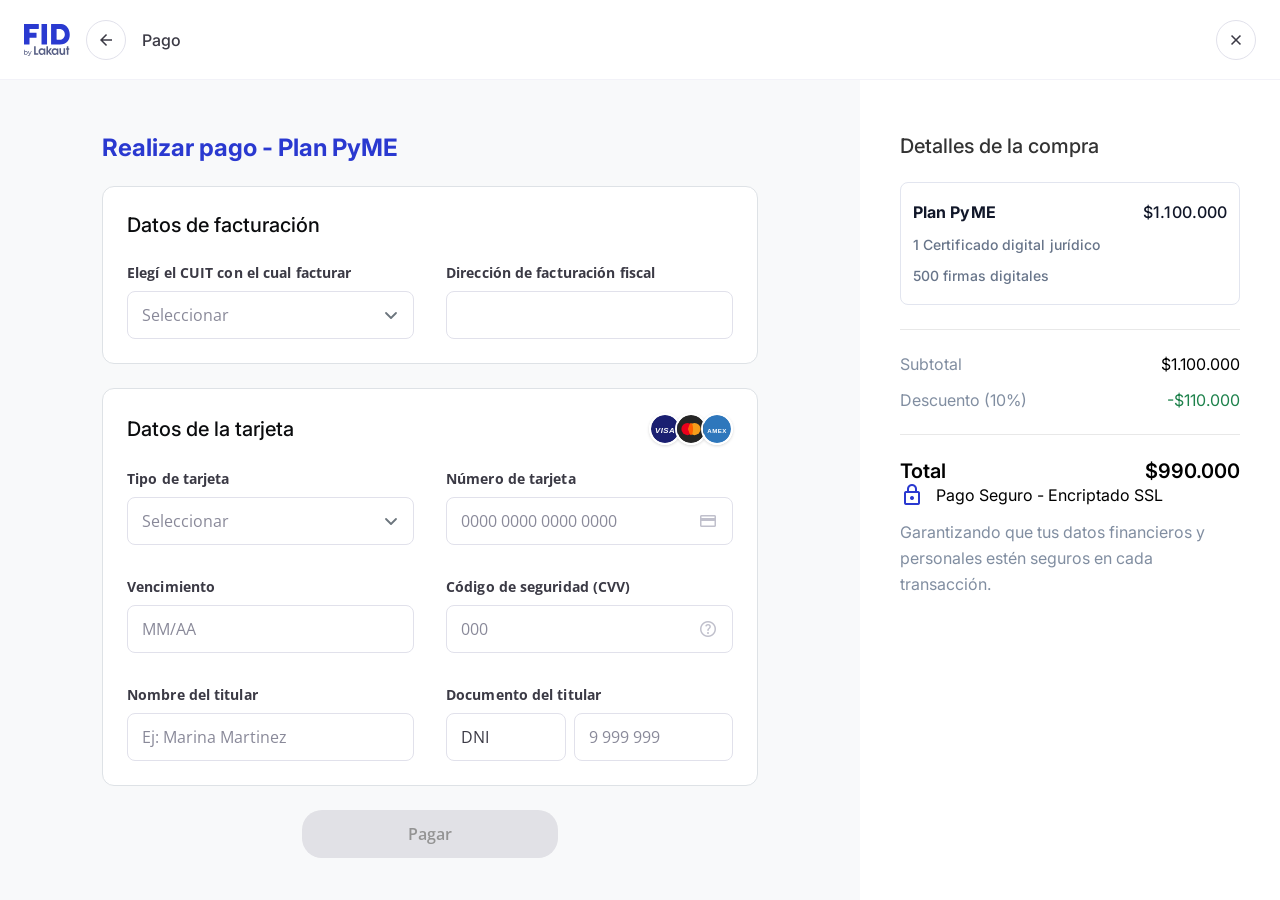
<file: pago.html>
<!DOCTYPE html>
<html lang="es">
<head>
  <meta charset="UTF-8" />
  <meta name="viewport" content="width=device-width, initial-scale=1.0" />
  <title>Realizar pago – Plan PyME | FID by Lakaut</title>
  <link rel="preconnect" href="https://fonts.googleapis.com" />
  <link rel="preconnect" href="https://fonts.gstatic.com" crossorigin />
  <link href="https://fonts.googleapis.com/css2?family=Inter:wght@400;500;600;700&family=Open+Sans:wght@400;600;700&family=Material+Symbols+Outlined:opsz,wght,FILL,GRAD@24,400,0,0" rel="stylesheet" />
  <link rel="stylesheet" href="assets/css/tokens.css" />
  <link rel="stylesheet" href="assets/css/base.css" />
  <link rel="stylesheet" href="assets/css/header.css" />
  <link rel="stylesheet" href="assets/css/buttons.css" />
  <link rel="stylesheet" href="assets/css/inputs.css" />

  <style>
    body {
      display: flex;
      flex-direction: column;
      align-items: center;
      height: 100vh;
      overflow: hidden;
      background: linear-gradient(to right,
        var(--bg-page) calc(50vw + 236px),
        #fff           calc(50vw + 236px)
      );
    }

    .page {
      display: flex;
      flex-direction: column;
      flex: 1;
      min-height: 0;
      width: 100%;
      overflow: hidden;
      background: linear-gradient(to right,
        var(--bg-page) calc(50vw + 236px),
        #fff           calc(50vw + 236px)
      );
    }

    /* ─── LAYOUT ──────────────────────────────────────────── */
    .layout {
      display: flex;
      flex: 1;
      max-width: 1440px;
      margin: 0 auto;
      width: 100%;
      height: calc(100vh - 80px);
      overflow: hidden;
    }

    /* ─── FORM AREA (left 956px) ──────────────────────────── */
    .form-area {
      width: 956px;
      flex-shrink: 0;
      background: var(--bg-page);
      display: flex;
      flex-direction: column;
      align-items: center;
      padding: 54px 0;
      overflow-y: auto;
      height: 100%;
      scrollbar-width: none;
      -ms-overflow-style: none;
    }
    .form-area::-webkit-scrollbar { display: none; }

    .form-content {
      width: 656px;
      display: flex;
      flex-direction: column;
      gap: 24px;
    }

    .page-title {
      font-weight: 700;
      font-size: 24px;
      line-height: 28px;
      color: var(--blue);
    }

    /* ─── CARDS ────────────────────────────────────────────── */
    .card {
      background: #fff;
      border: 1px solid var(--border-card);
      border-radius: 12px;
      padding: 24px;
      display: flex;
      flex-direction: column;
      gap: 24px;
    }

    .card-header-row {
      display: flex;
      align-items: center;
      justify-content: space-between;
    }

    .card-title {
      font-weight: 500;
      font-size: 20px;
      line-height: 28px;
      color: var(--text-dark);
    }

    /* Card brand logos — círculos superpuestos */
    .card-brands {
      display: flex;
      align-items: center;
    }

    .card-brands svg {
      width: 32px;
      height: 32px;
      border-radius: 50%;
      border: 2px solid #fff;
      margin-left: -6px;
      box-shadow: 0 1px 3px rgba(0,0,0,0.15);
    }

    .card-brands svg:first-child { margin-left: 0; }

    /* ─── FORM ROWS ─────────────────────────────────────────── */
    .form-rows { display: flex; flex-direction: column; gap: 32px; }
    .form-row  { display: flex; gap: 32px; align-items: flex-start; }

    /* ─── FIELD ─────────────────────────────────────────────── */
    .field {
      flex: 1;
      min-width: 0;
      display: flex;
      flex-direction: column;
      gap: 8px;
    }

    /* Documento del titular: select tipo + input número */
    .doc-input-row {
      display: flex;
      gap: 8px;
      align-items: stretch;
    }

    .doc-type-wrap {
      width: 120px;
      flex-shrink: 0;
      height: 48px;
      border: 1.5px solid var(--border);
      border-radius: 8px;
      background: #fff;
      display: flex;
      align-items: center;
      padding: 0;
      transition: border-color .15s;
    }
    .doc-type-wrap:focus-within { border-color: var(--blue); }

    /* doc-type-wrap provee el border: el select interno no necesita el propio */
    .doc-type-wrap .field-select {
      height: 46px;
      border: none;
      border-radius: 0;
      background: transparent;
      color: var(--text-main);
      padding: 0 28px 0 14px;
    }

    .doc-num-wrap {
      flex: 1;
      min-width: 0;
    }

    /* Input con ícono a la derecha */
    .input-icon {
      color: #c0c0cc;
      font-size: 20px;
      flex-shrink: 0;
      pointer-events: none;
    }

    /* ─── SUBMIT ROW ─────────────────────────────────────────── */
    .btn-submit { width: 256px; }

    /* Botón siempre clickeable para mostrar errores */
    #btn-pagar { pointer-events: auto; cursor: pointer; }

    /* ─── VALIDACIÓN ─────────────────────────────────────────── */
    .input-wrap.error,
    .doc-type-wrap.error,
    .doc-num-wrap.error {
      border-color: #ef4444 !important;
      box-shadow: 0 0 0 3px rgba(239,68,68,0.10);
    }

    .field-msg {
      display: none;
      font-size: 12px;
      line-height: 16px;
      color: #ef4444;
    }

    .field-msg.visible { display: block; }

    /* ─── SIDEBAR ────────────────────────────────────────────── */
    .sidebar {
      flex: 1;
      background: #fff;
      padding: 68px 80px 86px;
      display: flex;
      flex-direction: column;
      gap: 54px;
      height: 100%;
      overflow: hidden;
    }

    .purchase-block {
      display: flex;
      flex-direction: column;
      gap: 24px;
    }

    .sidebar-heading {
      font-family: 'Inter', sans-serif;
      font-weight: 500;
      font-size: 20px;
      line-height: 24px;
      color: #333;
    }

    /* Purchase detail card */
    .purchase-card {
      background: #fff;
      border: 1px solid #e2e5ef;
      border-radius: 8px;
      padding: 16px 12px;
      display: flex;
      flex-direction: column;
      gap: 8px;
    }

    .purchase-plan-row {
      display: flex;
      align-items: flex-start;
      justify-content: space-between;
      gap: 8px;
    }

    .purchase-plan-name {
      font-family: 'Inter', sans-serif;
      font-weight: 700;
      font-size: 16px;
      line-height: 1.65;
      color: #111729;
      letter-spacing: 0.08px;
    }

    .purchase-plan-price {
      font-family: 'Inter', sans-serif;
      font-weight: 500;
      font-size: 16px;
      line-height: 1.65;
      color: #111729;
      letter-spacing: 0.08px;
      white-space: nowrap;
    }

    .purchase-detail {
      font-family: 'Inter', sans-serif;
      font-weight: 500;
      font-size: 14px;
      line-height: 1.65;
      color: #677489;
      letter-spacing: 0.07px;
    }

    /* Divider */
    .divider {
      width: 100%;
      height: 1px;
      background: #d1d1d1;
      opacity: 0.5;
      border: none;
    }

    /* Breakdown rows */
    .breakdown-rows {
      display: flex;
      flex-direction: column;
      gap: 16px;
    }

    .breakdown-row {
      display: flex;
      align-items: center;
      justify-content: space-between;
      font-family: 'Inter', sans-serif;
      font-weight: 400;
      font-size: 16px;
      line-height: normal;
    }

    .breakdown-label { color: #818ea1; }
    .breakdown-value { color: #000; }
    .breakdown-discount { color: #1e824c; }

    /* Total row */
    .total-row {
      display: flex;
      align-items: center;
      justify-content: space-between;
      font-family: 'Inter', sans-serif;
      font-weight: 600;
      font-size: 20px;
      color: #000;
    }

    /* Security section */
    .security-block {
      display: flex;
      flex-direction: column;
      gap: 12px;
    }

    .security-title {
      display: flex;
      align-items: center;
      gap: 12px;
      font-family: 'Inter', sans-serif;
      font-weight: 400;
      font-size: 16px;
      color: #000;
    }

    .security-title .icon {
      font-size: 24px;
      color: var(--blue);
      flex-shrink: 0;
    }

    .security-desc {
      font-family: 'Inter', sans-serif;
      font-weight: 400;
      font-size: 16px;
      line-height: 1.65;
      color: #818ea1;
    }
    /* ─── Pantallas < 1280px ──────────────────────────────── */
    @media (max-width: 1439px) {
      .form-area { flex: 1 1 0%; width: auto; min-width: 0; }
      .form-content { width: calc(100% - 64px); max-width: 656px; }
      .sidebar { flex: 0 0 420px; width: 420px; padding: 54px 40px 64px; }
    }

    @media (max-width: 768px) {
      body, .page { height: auto; overflow: auto; background: var(--bg-page); }
      .layout { flex-direction: column; height: auto; overflow: visible; max-width: 100%; }
      .form-area { width: 100%; padding: 24px 16px; height: auto; overflow: visible; }
      .form-content { width: 100%; }
      .form-rows { gap: 24px; }
      .form-row { flex-direction: column; gap: 16px; align-items: stretch; }
      .doc-input-row { flex-direction: row; }

      .sidebar {
        flex: none; width: 100%; height: auto; padding: 0; overflow: visible;
        order: -1; background: #fff; border-bottom: 1px solid var(--border-hdr);
      }
      .sidebar-toggle {
        display: flex; align-items: center; justify-content: space-between;
        width: 100%; padding: 16px; background: none; border: none; cursor: pointer;
        font-family: 'Open Sans', sans-serif; font-weight: 600; font-size: 14px; color: var(--text-dark);
      }
      .sidebar-toggle .icon { font-size: 20px; color: var(--text-sub); transition: transform .2s; }
      .sidebar.open .sidebar-toggle .icon { transform: rotate(180deg); }
      .sidebar-body { display: none; padding: 0 16px 20px; flex-direction: column; gap: 16px; }
      .sidebar.open .sidebar-body { display: flex; }

      /* Botón pagar full-width en mobile */
      .btn-submit { width: 100%; }
    }
  </style>
</head>
<body>

<div class="page">

  <!-- ── HEADER ── -->
  <header class="header">
    <img class="header-logo"
         src="assets/icons/logo-fid.svg"
         alt="FID by Lakaut"
         width="46" height="32" />

    <button class="icon-btn" onclick="history.back()" aria-label="Volver">
      <span class="icon">arrow_back</span>
    </button>

    <span class="header-title">Pago</span>

    <button class="icon-btn" onclick="window.location.href='login.html'" aria-label="Cerrar">
      <span class="icon">close</span>
    </button>
  </header>

  <!-- ── MAIN LAYOUT ── -->
  <div class="layout">

    <!-- ── FORM AREA ── -->
    <section class="form-area">
      <div class="form-content">

        <h1 class="page-title">Realizar pago - Plan PyME</h1>

        <!-- Card 1: Datos de facturación -->
        <div class="card">
          <p class="card-title">Datos de facturación</p>
          <div class="form-rows">

            <div class="form-row">
              <div class="field">
                <label class="field-label">Elegí el CUIT con el cual facturar</label>
                <div class="sel-wrap">
                  <select class="field-select" id="cuit-select" onchange="this.classList.toggle('selected', this.value !== '')">
                    <option value="" disabled selected>Seleccionar</option>
                    <option>30-71234567-8 – Empresa S.A.</option>
                    <option>20-37654321-9 – Sociedad S.R.L.</option>
                  </select>
                </div>
              </div>
              <div class="field">
                <label class="field-label">Dirección de facturación fiscal</label>
                <div class="input-wrap">
                  <input type="text" id="direccion" readonly oninput="checkForm()" />
                </div>
              </div>
            </div>

          </div>
        </div>

        <!-- Card 2: Datos de la tarjeta -->
        <div class="card">
          <div class="card-header-row">
            <p class="card-title">Datos de la tarjeta</p>
            <!-- Card brand logos -->
            <div class="card-brands">
              <!-- Visa -->
              <svg viewBox="0 0 32 32" fill="none" xmlns="http://www.w3.org/2000/svg" aria-label="Visa">
                <circle cx="16" cy="16" r="16" fill="#1A1F71"/>
                <text x="16" y="21" text-anchor="middle" fill="white" font-family="sans-serif" font-size="9" font-weight="900" font-style="italic" letter-spacing="0.5">VISA</text>
              </svg>
              <!-- Mastercard -->
              <svg viewBox="0 0 32 32" fill="none" xmlns="http://www.w3.org/2000/svg" aria-label="Mastercard">
                <circle cx="16" cy="16" r="16" fill="#252525"/>
                <circle cx="12" cy="16" r="7" fill="#EB001B"/>
                <circle cx="20" cy="16" r="7" fill="#F79E1B"/>
                <ellipse cx="16" cy="16" rx="2.4" ry="7" fill="#FF5F00"/>
              </svg>
              <!-- Amex -->
              <svg viewBox="0 0 32 32" fill="none" xmlns="http://www.w3.org/2000/svg" aria-label="American Express">
                <circle cx="16" cy="16" r="16" fill="#2E77BC"/>
                <text x="16" y="20" text-anchor="middle" fill="white" font-family="sans-serif" font-size="7" font-weight="700" letter-spacing="0.5">AMEX</text>
              </svg>
            </div>
          </div>

          <div class="form-rows">

            <div class="form-row">
              <div class="field">
                <label class="field-label">Tipo de tarjeta</label>
                <div class="sel-wrap">
                  <select class="field-select" id="tipo-tarjeta" onchange="this.classList.toggle('selected', this.value !== ''); checkForm()">
                    <option value="" disabled selected>Seleccionar</option>
                    <option>Crédito</option>
                    <option>Débito</option>
                  </select>
                </div>
              </div>
              <div class="field">
                <label class="field-label">Número de tarjeta</label>
                <div class="input-wrap">
                  <input type="text" id="num-tarjeta" placeholder="0000 0000 0000 0000" maxlength="19" oninput="formatCard(this); checkForm()" />
                  <span class="icon input-icon">credit_card</span>
                </div>
              </div>
            </div>

            <div class="form-row">
              <div class="field">
                <label class="field-label">Vencimiento</label>
                <div class="input-wrap">
                  <input type="text" id="vencimiento" placeholder="MM/AA" maxlength="5" oninput="formatExpiry(this); checkForm()" />
                </div>
              </div>
              <div class="field">
                <label class="field-label">Código de seguridad (CVV)</label>
                <div class="input-wrap">
                  <input type="text" id="cvv" placeholder="000" maxlength="4" oninput="checkForm()" />
                  <span class="icon input-icon">help</span>
                </div>
              </div>
            </div>

            <div class="form-row">
              <div class="field">
                <label class="field-label">Nombre del titular</label>
                <div class="input-wrap">
                  <input type="text" id="nombre-titular" placeholder="Ej: Marina Martinez" oninput="checkForm()" />
                </div>
              </div>
              <div class="field">
                <label class="field-label">Documento del titular</label>
                <div class="doc-input-row">
                  <div class="doc-type-wrap">
                    <select class="field-select selected" style="color:var(--text-main)">
                      <option selected>DNI</option>
                      <option>Pasaporte</option>
                      <option>LC</option>
                      <option>LE</option>
                    </select>
                  </div>
                  <div class="input-wrap doc-num-wrap">
                    <input type="text" id="doc-num" placeholder="9 999 999" maxlength="9" oninput="checkForm()" />
                  </div>
                </div>
              </div>
            </div>

          </div>
        </div>

        <!-- Botón Continuar -->
        <div class="submit-row">
          <button class="btn-submit" id="btn-pagar" onclick="pagar()">
            <span>Pagar</span>
          </button>
        </div>

      </div>
    </section>

    <!-- ── SIDEBAR ── -->
    <aside class="sidebar" id="sidebar">
      <button class="sidebar-toggle" onclick="toggleSidebar()" style="display:none">
        <span>Detalles de la compra</span>
        <span class="icon">expand_more</span>
      </button>
      <div class="sidebar-body">

      <div class="purchase-block">
        <h2 class="sidebar-heading">Detalles de la compra</h2>

        <div class="purchase-card">
          <div class="purchase-plan-row">
            <span class="purchase-plan-name">Plan PyME</span>
            <span class="purchase-plan-price">$1.100.000</span>
          </div>
          <p class="purchase-detail">1 Certificado digital jurídico</p>
          <p class="purchase-detail">500 firmas digitales</p>
        </div>

        <hr class="divider" />

        <div class="breakdown-rows">
          <div class="breakdown-row">
            <span class="breakdown-label">Subtotal</span>
            <span class="breakdown-value">$1.100.000</span>
          </div>
          <div class="breakdown-row">
            <span class="breakdown-label">Descuento (10%)</span>
            <span class="breakdown-discount">-$110.000</span>
          </div>
        </div>

        <hr class="divider" />

        <div class="total-row">
          <span>Total</span>
          <span>$990.000</span>
        </div>
      </div>

      <div class="security-block">
        <div class="security-title">
          <span class="icon">lock</span>
          Pago Seguro - Encriptado SSL
        </div>
        <p class="security-desc">
          Garantizando que tus datos financieros y personales estén seguros en cada transacción.
        </p>
      </div>

      </div><!-- /sidebar-body -->
    </aside>

  </div>

</div><!-- /page -->

<script>
  // Formateo de número de tarjeta: grupos de 4 dígitos
  function formatCard(input) {
    let v = input.value.replace(/\D/g, '').substring(0, 16);
    input.value = v.replace(/(.{4})/g, '$1 ').trim();
  }

  // Formateo de vencimiento: MM/AA
  function formatExpiry(input) {
    let v = input.value.replace(/\D/g, '').substring(0, 4);
    if (v.length >= 3) v = v.slice(0, 2) + '/' + v.slice(2);
    input.value = v;
  }

  /* ── CUIT → dirección fiscal ─────────────────────── */
  const CUIT_DIRECCIONES = {
    '30-71234567-8 – Empresa S.A.':    'Florida 456, CABA',
    '20-37654321-9 – Sociedad S.R.L.': 'Corrientes 789, CABA',
  };

  document.getElementById('cuit-select').addEventListener('change', function () {
    const direccion = document.getElementById('direccion');
    direccion.value = CUIT_DIRECCIONES[this.value] || '';
    direccion.readOnly = this.value === '';
    clearError(this);
    clearError(direccion);
    checkForm();
  });

  /* ── Activar/desactivar botón ────────────────────── */
  function checkForm() {
    const REQUIRED = ['cuit-select', 'direccion', 'tipo-tarjeta', 'num-tarjeta', 'vencimiento', 'cvv', 'nombre-titular', 'doc-num'];
    const ok = REQUIRED.every(id => document.getElementById(id)?.value.trim() !== '');
    document.getElementById('btn-pagar').classList.toggle('active', ok);
  }

  /* ── Helpers de error ────────────────────────────── */
  function getWrap(el) {
    if (el.id === 'doc-num') return el.closest('.input-wrap');
    return el.closest('.input-wrap');
  }

  function getMsg(el) {
    const field = el.closest('.field');
    if (!field) return null;
    let msg = field.querySelector('.field-msg');
    if (!msg) {
      msg = document.createElement('p');
      msg.className = 'field-msg';
      msg.textContent = 'Campo obligatorio';
      const anchor = el.id === 'doc-num'
        ? el.closest('.doc-input-row')
        : el.closest('.input-wrap');
      anchor?.insertAdjacentElement('afterend', msg);
    }
    return msg;
  }

  function showError(el) {
    getWrap(el)?.classList.add('error');
    getMsg(el)?.classList.add('visible');
  }

  function clearError(el) {
    getWrap(el)?.classList.remove('error');
    getMsg(el)?.classList.remove('visible');
  }

  /* ── Limpiar error al escribir ───────────────────── */
  ['num-tarjeta','vencimiento','cvv','nombre-titular','doc-num','direccion'].forEach(id => {
    document.getElementById(id)?.addEventListener('input', function () {
      if (this.value.trim()) clearError(this);
      checkForm();
    });
  });

  document.getElementById('tipo-tarjeta').addEventListener('change', function () {
    if (this.value) clearError(this);
    checkForm();
  });

  /* ── Pagar ───────────────────────────────────────── */
  function pagar() {
    const REQUIRED = ['cuit-select', 'direccion', 'tipo-tarjeta', 'num-tarjeta', 'vencimiento', 'cvv', 'nombre-titular', 'doc-num'];
    let hasError = false;

    REQUIRED.forEach(id => {
      const el = document.getElementById(id);
      if (!el) return;
      if (el.value.trim() === '') {
        showError(el);
        hasError = true;
      } else {
        clearError(el);
      }
    });

    if (hasError) {
      const first = document.querySelector('.input-wrap.error');
      first?.scrollIntoView({ behavior: 'smooth', block: 'center' });
      return;
    }

    window.location.href = 'pago-exitoso.html';
  }

  /* ── Sidebar dropdown (mobile) ───────────────────── */
  function toggleSidebar() {
    document.getElementById('sidebar').classList.toggle('open');
  }
  function initSidebarMobile() {
    const toggle = document.querySelector('.sidebar-toggle');
    if (window.innerWidth <= 768) toggle.style.display = 'flex';
    else toggle.style.display = 'none';
  }
  initSidebarMobile();
  window.addEventListener('resize', initSidebarMobile);
</script>
</body>
</html>
</file>
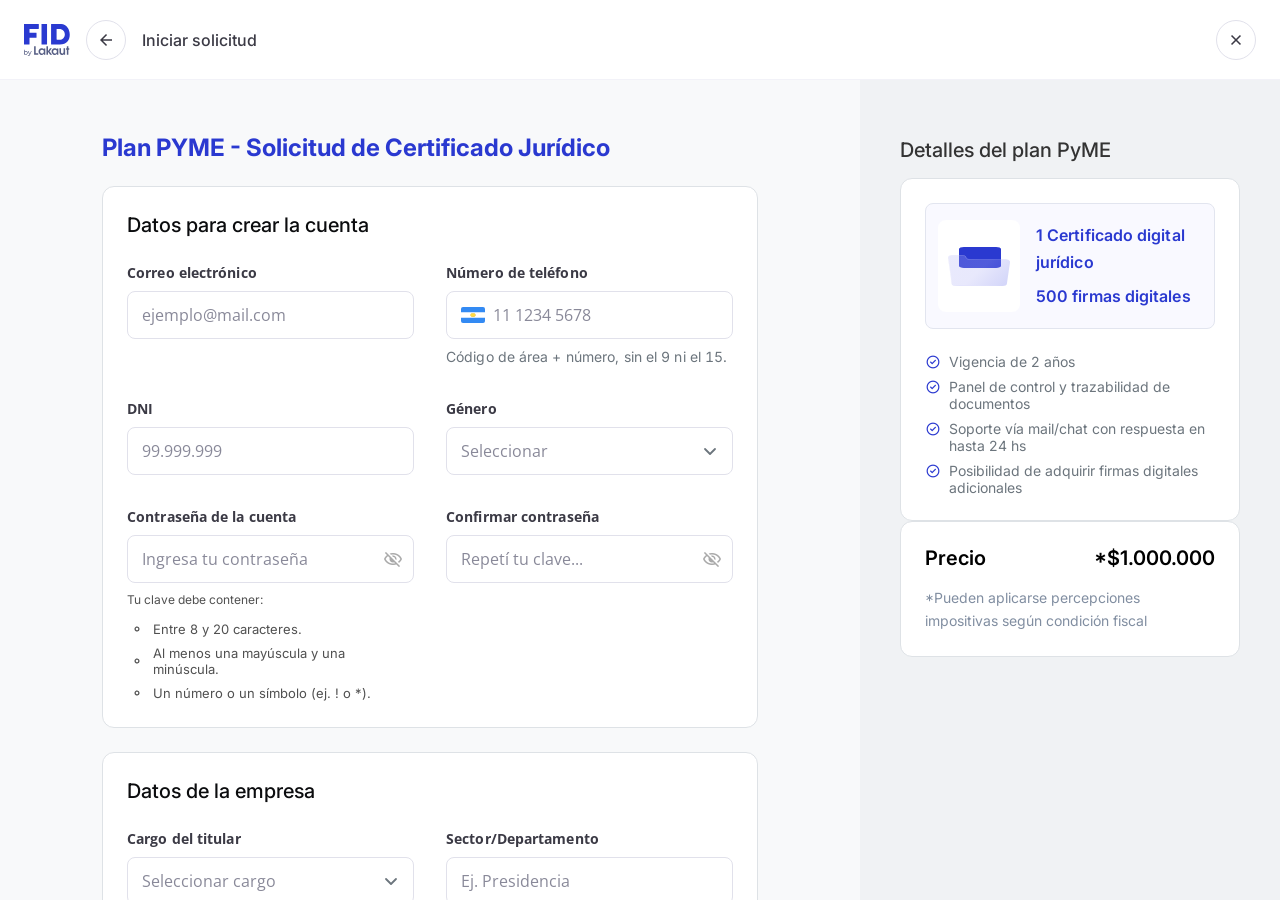
<file: paso1.html>
<!DOCTYPE html>
<html lang="es">
<head>
  <meta charset="UTF-8" />
  <meta name="viewport" content="width=device-width, initial-scale=1.0" />
  <title>Iniciar solicitud – Plan PYME | FID by Lakaut</title>
  <link rel="preconnect" href="https://fonts.googleapis.com" />
  <link rel="preconnect" href="https://fonts.gstatic.com" crossorigin />
  <link href="https://fonts.googleapis.com/css2?family=Inter:wght@400;500;600;700&family=Open+Sans:wght@400;600;700&family=Montserrat:wght@500;700&family=Material+Symbols+Outlined:opsz,wght,FILL,GRAD@24,400,0,0" rel="stylesheet" />
  <link rel="stylesheet" href="assets/css/tokens.css" />
  <link rel="stylesheet" href="assets/css/base.css" />
  <link rel="stylesheet" href="assets/css/header.css" />
  <link rel="stylesheet" href="assets/css/buttons.css" />
  <link rel="stylesheet" href="assets/css/inputs.css" />

  <style>
    body {
      display: flex;
      flex-direction: column;
      align-items: center;
      height: 100vh;
      overflow: hidden;
      background: linear-gradient(to right,
        var(--bg-page)    calc(50vw + 236px),
        var(--bg-sidebar) calc(50vw + 236px)
      );
    }

    /* ─── PAGE WRAPPER — override split background ───── */
    .page {
      display: flex;
      flex-direction: column;
      flex: 1;
      min-height: 0;
      width: 100%;
      overflow: hidden;
      background: linear-gradient(to right,
        var(--bg-page)    calc(50vw + 236px),
        var(--bg-sidebar) calc(50vw + 236px)
      );
    }

    /* ─── BODY LAYOUT ─────────────────────────────────── */
    .layout {
      display: flex;
      flex: 1;
      max-width: 1440px;
      margin: 0 auto;
      width: 100%;
      height: calc(100vh - 80px);
      overflow: hidden;
    }

    /* ─── FORM AREA (left 956px) — scrollea solo esta columna ─── */
    .form-area {
      width: 956px;
      flex-shrink: 0;
      background: var(--bg-page);
      display: flex;
      flex-direction: column;
      align-items: center;
      padding: 54px 0;
      overflow-y: auto;
      height: 100%;
      scrollbar-width: none;        /* Firefox */
      -ms-overflow-style: none;     /* IE/Edge */
    }

    /* Webkit — ocultar scrollbar */
    .form-area::-webkit-scrollbar { display: none; }

    .form-content {
      width: 656px;
      display: flex;
      flex-direction: column;
      gap: 24px;
    }

    .page-title {
      font-weight: 700;
      font-size: 24px;
      line-height: 28px;
      color: var(--blue);
    }

    /* ─── CARDS ──────────────────────────────────────── */
    .card {
      background: #fff;
      border: 1px solid var(--border-card);
      border-radius: 12px;
      padding: 24px;
      display: flex;
      flex-direction: column;
      gap: 24px;
    }

    .card-title {
      font-weight: 500;
      font-size: 20px;
      line-height: 28px;
      color: var(--text-dark);
    }

    /* ─── FORM ROWS ──────────────────────────────────── */
    .form-rows { display: flex; flex-direction: column; gap: 32px; }
    .form-row  { display: flex; gap: 32px; align-items: flex-start; }

    /* ─── FIELD ──────────────────────────────────────── */
    .field {
      flex: 1;
      min-width: 0;
      display: flex;
      flex-direction: column;
      gap: 8px;
    }

    /* Dropdown simulado (específico de paso1) */
    .input-select {
      flex: 1;
      font-family: 'Inter', sans-serif;
      font-weight: 400;
      font-size: 15px;
      color: var(--text-ph);
      pointer-events: none;
    }
    .input-select.selected { color: var(--text-main); }

    /* ─── PHONE FLAG ─────────────────────────────────────── */
    .phone-flag {
      width: 24px;
      height: 16px;
      flex-shrink: 0;
      object-fit: cover;
      border-radius: 2px;
    }

    /* ─── PASSWORD LABEL (igual a field-label) ───────────── */
    .pass-label {
      font-family: 'Open Sans', sans-serif;
      font-weight: 700;
      font-size: 14px;
      line-height: 20px;
      color: var(--text-main);
      letter-spacing: 0.1px;
    }

    /* ─── PASSWORD REQUIREMENTS ─────────────────────────── */
    .pass-helper-title {
      font-weight: 400;
      font-size: 12px;
      line-height: 18px;
      color: #505050;
    }

    .pass-requirements { display: flex; flex-direction: column; gap: 6px; padding-top: 2px; }

    .pw-req {
      display: flex;
      align-items: center;
      gap: 6px;
      font-size: 13px;
      color: #505050;
    }

    /* Ícono: dot por defecto, check cuando cumple */
    .pw-req .icon-dot   { display: inline-block; flex-shrink: 0; }
    .pw-req .icon-check { display: none;         flex-shrink: 0; }

    .pw-req.ok .icon-dot   { display: none; }
    .pw-req.ok .icon-check { display: inline-block; }

    /* ─── TERMS ──────────────────────────────────────── */
    .tyc-row {
      display: flex;
      gap: 8px;
      align-items: flex-start;
    }

    .tyc-checkbox {
      width: 24px;
      height: 24px;
      flex-shrink: 0;
      display: flex;
      align-items: center;
      justify-content: center;
      padding: 2px;
    }

    .tyc-checkbox-inner {
      width: 20px;
      height: 20px;
      border: 1.5px solid #adb5bd;
      border-radius: 6px;
      background: #fff;
      transition: all .15s;
      display: flex;
      align-items: center;
      justify-content: center;
    }

    /* Estado ON */
    .tyc-checkbox.on .tyc-checkbox-inner {
      background: var(--blue);
      border-color: var(--blue);
    }

    .tyc-checkbox.on .tyc-checkbox-inner::after {
      content: '';
      width: 11px;
      height: 8px;
      background: url("data:image/svg+xml,%3Csvg viewBox='0 0 12 9' fill='none' xmlns='http://www.w3.org/2000/svg'%3E%3Cpath d='M1 4L4.5 7.5L11 1' stroke='white' stroke-width='2' stroke-linecap='round' stroke-linejoin='round'/%3E%3C/svg%3E") center/contain no-repeat;
    }

    .tyc-text {
      font-weight: 400;
      font-size: 16px;
      line-height: 22px;
      color: #212529;
      flex: 1;
    }

    .tyc-link {
      font-weight: 700;
      text-decoration: underline;
      cursor: pointer;
    }

    /* ─── SUBMIT BUTTON — sizing específico ─────────── */
    .btn-submit { width: 256px; }

    /* ─── SIDEBAR ─────────────────────────────────────── */
    .sidebar {
      flex: 1;
      background: var(--bg-sidebar);
      padding: 58px 40px 86px;
      display: flex;
      flex-direction: column;
      gap: 24px;
      /* Sidebar se queda fijo — no scrollea */
      height: 100%;
      overflow: hidden;
    }

    .sidebar-section { display: flex; flex-direction: column; gap: 16px; }

    .sidebar-heading {
      font-weight: 500;
      font-size: 20px;
      line-height: 24px;
      color: #333;
    }

    /* Plan card */
    .plan-card {
      background: #fff;
      border: 1px solid var(--border-card);
      border-radius: 12px;
      padding: 24px;
      display: flex;
      flex-direction: column;
      gap: 24px;
    }

    .plan-box {
      background: var(--bg-plan);
      border: 1px solid #e2e5ef;
      border-radius: 8px;
      overflow: hidden;
    }

    .plan-box-inner {
      display: flex;
      align-items: center;
      gap: 16px;
      padding: 16px 12px;
    }

    .plan-icon-wrap {
      background: #fff;
      border-radius: 8px;
      padding: 10px 10px 16px 10px;
      flex-shrink: 0;
    }

    .plan-icon-container {
      width: 62px;
      height: 66px;
      position: relative;
    }

    .plan-icon-container img {
      position: absolute;
      object-fit: contain;
    }

    .plan-info {
      display: flex;
      flex-direction: column;
      gap: 8px;
    }

    .plan-info-line {
      font-weight: 600;
      font-size: 16px;
      line-height: 1.65;
      color: var(--blue);
      letter-spacing: 0.08px;
    }

    /* Feature list sidebar */
    .feature-list-sm {
      display: flex;
      flex-direction: column;
      gap: 8px;
      list-style: none;
    }

    .feature-item-sm {
      display: flex;
      gap: 8px;
      align-items: flex-start;
    }

    .feature-item-sm.center { align-items: center; }

    .check-sm {
      color: var(--blue);
      font-size: 16px;
      flex-shrink: 0;
      margin-top: 1px;
    }

    .feature-text-sm {
      font-weight: 400;
      font-size: 14px;
      line-height: normal;
      color: var(--text-sub);
      flex: 1;
    }

    /* Price card */
    .price-card {
      background: #fff;
      border: 1px solid var(--border-card);
      border-radius: 12px;
      padding: 24px;
      display: flex;
      flex-direction: column;
      gap: 16px;
    }

    .price-row-inner {
      display: flex;
      align-items: center;
      justify-content: space-between;
    }

    .price-label-txt {
      font-weight: 600;
      font-size: 20px;
      color: #000;
    }

    .price-amount {
      font-weight: 600;
      font-size: 20px;
      color: #000;
    }

    .price-note {
      font-weight: 400;
      font-size: 14px;
      line-height: 1.65;
      color: #818ea1;
    }
    /* ─── Pantallas < 1440px ──────────────────────────────── */
    @media (max-width: 1439px) {
      .form-area { flex: 1 1 0%; width: auto; min-width: 0; }
      .form-content { width: calc(100% - 64px); max-width: 656px; }
      .sidebar { flex: 0 0 420px; width: 420px; padding: 58px 40px 86px; }
    }

    /* ─── Mobile ≤ 768px ─────────────────────────────────── */
    @media (max-width: 768px) {
      body, .page {
        height: auto;
        overflow: auto;
        background: var(--bg-page);
      }

      .layout {
        flex-direction: column;
        height: auto;
        overflow: visible;
        max-width: 100%;
      }

      .form-area {
        width: 100%;
        padding: 24px 16px;
        height: auto;
        overflow-x: hidden;
        align-items: stretch;
      }

      .form-content {
        width: 100%;
        max-width: 100%;
        min-width: 0;
      }

      .form-rows { gap: 24px; }
      .form-row { flex-direction: column; gap: 16px; align-items: stretch; }

      /* Cards: reducir padding para coincidir con Figma (296px inputs en 360px frame) */
      .card { padding: 16px; gap: 20px; }

      /* El título largo no aparece en mobile (el header ya lo comunica) */
      .page-title { display: none; }

      /* Sidebar → dropdown colapsable */
      .sidebar {
        flex: none;
        width: 100%;
        height: auto;
        padding: 0;
        overflow: visible;
        order: -1; /* aparece arriba del form */
        background: var(--bg-page);
        border-bottom: 1px solid var(--border-hdr);
      }

      .sidebar-toggle {
        display: flex;
        align-items: center;
        justify-content: space-between;
        width: 100%;
        padding: 16px;
        background: none;
        border: none;
        cursor: pointer;
        font-family: 'Open Sans', sans-serif;
        font-weight: 600;
        font-size: 14px;
        color: var(--text-dark);
      }

      .sidebar-toggle .icon { font-size: 20px; color: var(--text-sub); transition: transform .2s; }
      .sidebar.open .sidebar-toggle .icon { transform: rotate(180deg); }

      .sidebar-body {
        display: none;
        padding: 0 16px 20px;
        flex-direction: column;
        gap: 20px;
      }
      .sidebar.open .sidebar-body { display: flex; }

      .sidebar-section, .price-card { all: unset; display: block; }

      /* Pass section headers heredados */
      .sidebar-heading { font-size: 13px; margin-bottom: 12px; display: block; }
      .price-row-inner { display: flex; justify-content: space-between; margin-bottom: 4px; }

      /* Botón submit full-width en mobile */
      .btn-submit { width: 100%; }
    }
  </style>
</head>
<body>

<div class="page">

  <!-- ── HEADER ── -->
  <header class="header">
    <img class="header-logo"
         src="assets/icons/logo-fid.svg"
         alt="FID by Lakaut"
         width="55" height="38" />

    <button class="icon-btn" onclick="window.location.href='index.html'" aria-label="Volver">
      <span class="icon">arrow_back</span>
    </button>

    <span class="header-title">Iniciar solicitud</span>

    <button class="icon-btn" aria-label="Cerrar">
      <span class="icon">close</span>
    </button>
  </header>

  <!-- ── MAIN LAYOUT ── -->
  <div class="layout">

    <!-- ── FORM AREA ── -->
    <section class="form-area">
      <div class="form-content">

        <h1 class="page-title">Plan PYME - Solicitud de Certificado Jurídico</h1>

        <!-- Card 1: Datos de cuenta -->
        <div class="card">
          <p class="card-title">Datos para crear la cuenta</p>
          <div class="form-rows">

            <div class="form-row">
              <div class="field">
                <label class="field-label">Correo electrónico</label>
                <div class="input-wrap">
                  <input type="email" placeholder="ejemplo@mail.com" />
                </div>
              </div>
              <div class="field">
                <label class="field-label">Número de teléfono</label>
                <div class="input-wrap">
                  <img class="phone-flag" src="assets/icons/flag-ar.svg" alt="AR" />
                  <input type="tel" placeholder="11 1234 5678" />
                </div>
                <span class="field-helper">Código de área + número, sin el 9 ni el 15.</span>
              </div>
            </div>

            <div class="form-row">
              <div class="field">
                <label class="field-label">DNI</label>
                <div class="input-wrap">
                  <input type="text" placeholder="99.999.999" />
                </div>
              </div>
              <div class="field">
                <label class="field-label">Género</label>
                <div class="sel-wrap">
                  <select class="field-select">
                    <option value="" disabled selected>Seleccionar</option>
                    <option>Masculino</option>
                    <option>Femenino</option>
                    <option>No binario</option>
                  </select>
                </div>
              </div>
            </div>

            <div class="form-row">
              <div class="field">
                <label class="pass-label">Contraseña de la cuenta</label>
                <div class="pass-input-wrap">
                  <input type="password" id="pw1" placeholder="Ingresa tu contraseña" oninput="checkPwReqs()" />
                  <button class="eye-btn" aria-label="Mostrar contraseña">
                    <span class="icon">visibility_off</span>
                  </button>
                </div>
                <p class="pass-helper-title">Tu clave debe contener:</p>
                <div class="pass-requirements">
                  <div class="pw-req" id="req-len">
                    <img class="icon-dot"   src="assets/icons/dot-outline.svg" width="20" height="20" alt="">
                    <img class="icon-check" src="assets/icons/check-req.svg"   width="20" height="20" alt="">
                    Entre 8 y 20 caracteres.
                  </div>
                  <div class="pw-req" id="req-case">
                    <img class="icon-dot"   src="assets/icons/dot-outline.svg" width="20" height="20" alt="">
                    <img class="icon-check" src="assets/icons/check-req.svg"   width="20" height="20" alt="">
                    Al menos una mayúscula y una minúscula.
                  </div>
                  <div class="pw-req" id="req-sym">
                    <img class="icon-dot"   src="assets/icons/dot-outline.svg" width="20" height="20" alt="">
                    <img class="icon-check" src="assets/icons/check-req.svg"   width="20" height="20" alt="">
                    Un número o un símbolo (ej. ! o *).
                  </div>
                </div>
              </div>
              <div class="field">
                <label class="pass-label">Confirmar contraseña</label>
                <div class="pass-input-wrap">
                  <input type="password" placeholder="Repetí tu clave..." />
                  <button class="eye-btn" aria-label="Mostrar contraseña">
                    <span class="icon">visibility_off</span>
                  </button>
                </div>
              </div>
            </div>

          </div>
        </div>

        <!-- Card 2: Datos de la empresa -->
        <div class="card">
          <p class="card-title">Datos de la empresa</p>
          <div class="form-rows">

            <div class="form-row">
              <div class="field">
                <label class="field-label">Cargo del titular</label>
                <div class="sel-wrap">
                  <select class="field-select">
                    <option value="" disabled selected>Seleccionar cargo</option>
                    <option>CEO / Director General</option>
                    <option>Director</option>
                    <option>Gerente</option>
                    <option>Responsable de área</option>
                    <option>Otro</option>
                  </select>
                </div>
              </div>
              <div class="field">
                <label class="field-label">Sector/Departamento</label>
                <div class="input-wrap">
                  <input type="text" placeholder="Ej. Presidencia" />
                </div>
              </div>
            </div>

            <div class="form-row">
              <div class="field">
                <label class="field-label">Tipo de sociedad</label>
                <div class="sel-wrap">
                  <select class="field-select">
                    <option value="" disabled selected>Seleccionar sociedad</option>
                    <option>S.A.</option>
                    <option>S.R.L.</option>
                    <option>S.A.S.</option>
                    <option>Cooperativa</option>
                    <option>Otra</option>
                  </select>
                </div>
              </div>
              <div class="field">
                <label class="field-label">Razón social</label>
                <div class="input-wrap">
                  <input type="text" placeholder="Ejemplo S.A" />
                </div>
              </div>
            </div>

            <div class="form-row">
              <div class="field">
                <label class="field-label">CUIT</label>
                <div class="input-wrap">
                  <input type="text" placeholder="99-9999999-9" />
                </div>
              </div>
              <div class="field">
                <label class="field-label">Dirección fiscal</label>
                <div class="input-wrap">
                  <input type="text" placeholder="Av. ejemplo 123" />
                </div>
              </div>
            </div>

          </div>
        </div>

        <!-- Términos y condiciones -->
        <div class="tyc-row">
          <button class="tyc-checkbox" aria-label="Aceptar términos">
            <div class="tyc-checkbox-inner"></div>
          </button>
          <p class="tyc-text">
            Confirmo que he leído, comprendido y acepto los
            <span class="tyc-link">términos y condiciones del acuerdo con suscriptores</span>
          </p>
        </div>

        <!-- Botón Continuar (deshabilitado) -->
        <div class="submit-row">
          <button class="btn-submit" disabled onclick="window.location.href='paso2.html'">
            <span>Continuar</span>
          </button>
        </div>

      </div>
    </section>

    <!-- ── SIDEBAR ── -->
    <aside class="sidebar" id="sidebar">
      <button class="sidebar-toggle" onclick="toggleSidebar()" style="display:none">
        <span class="sidebar-toggle-label">Detalles del Plan</span>
        <span class="sidebar-toggle-price">*$1.000.000</span>
        <div class="sidebar-chevron-pill">
          <span class="icon">expand_more</span>
        </div>
      </button>
      <div class="sidebar-body">

      <div class="sidebar-section">
        <p class="sidebar-heading">Detalles del plan PyME</p>

        <div class="plan-card">
          <div class="plan-box">
            <div class="plan-box-inner">
              <div class="plan-icon-wrap">
                <div class="plan-icon-container">
                  <img src="assets/images/plan-icon-1.svg"
                       alt=""
                       style="inset:0 14% 17% 17%;width:69%;height:83%" />
                  <img src="assets/images/plan-icon-2.svg"
                       alt=""
                       style="inset:23% 0 0 0;width:100%;height:77%" />
                  <img src="assets/images/plan-icon-3.svg"
                       alt=""
                       style="inset:23% 0 0 0;width:100%;height:77%" />
                </div>
              </div>
              <div class="plan-info">
                <span class="plan-info-line">1 Certificado digital jurídico</span>
                <span class="plan-info-line">500 firmas digitales</span>
              </div>
            </div>
          </div>

          <ul class="feature-list-sm">
            <li class="feature-item-sm center">
              <span class="icon check-sm">check_circle</span>
              <span class="feature-text-sm">Vigencia de 2 años</span>
            </li>
            <li class="feature-item-sm">
              <span class="icon check-sm">check_circle</span>
              <span class="feature-text-sm">Panel de control y trazabilidad de documentos</span>
            </li>
            <li class="feature-item-sm">
              <span class="icon check-sm">check_circle</span>
              <span class="feature-text-sm">Soporte vía mail/chat con respuesta en hasta 24 hs</span>
            </li>
            <li class="feature-item-sm">
              <span class="icon check-sm">check_circle</span>
              <span class="feature-text-sm">Posibilidad de adquirir firmas digitales adicionales</span>
            </li>
          </ul>
        </div>
      </div>

      <div class="price-card">
        <div class="price-row-inner">
          <span class="price-label-txt">Precio</span>
          <span class="price-amount">*$1.000.000</span>
        </div>
        <p class="price-note">*Pueden aplicarse percepciones impositivas según condición fiscal</p>
      </div>

      </div><!-- /sidebar-body -->
    </aside>

  </div>

</div><!-- /page -->

<script>
  // Eye toggle — mostrar/ocultar contraseña
  document.querySelectorAll('.eye-btn').forEach(btn => {
    btn.addEventListener('click', () => {
      const wrap = btn.closest('.pass-input-wrap');
      const input = wrap.querySelector('input');
      const icon  = btn.querySelector('.icon');
      if (input.type === 'password') {
        input.type = 'text';
        icon.textContent = 'visibility';
      } else {
        input.type = 'password';
        icon.textContent = 'visibility_off';
      }
    });
  });

  // Checkbox TyC → activa el botón Continuar
  const tycBtn = document.querySelector('.tyc-checkbox');
  const submitBtn = document.querySelector('.btn-submit');

  tycBtn.addEventListener('click', () => {
    tycBtn.classList.toggle('on');
    const checked = tycBtn.classList.contains('on');
    submitBtn.classList.toggle('active', checked);
    submitBtn.disabled = !checked;
  });

  // Validación de requisitos de contraseña
  function checkPwReqs() {
    const pw = document.getElementById('pw1').value;
    setReq('req-len',  pw.length >= 8 && pw.length <= 20);
    setReq('req-case', /[a-z]/.test(pw) && /[A-Z]/.test(pw));
    setReq('req-sym',  /[\d!@#$%^&*()_\-+=.,:;?]/.test(pw));
  }

  function setReq(id, ok) {
    const el = document.getElementById(id);
    if (!el) return;
    el.classList.toggle('ok', ok);
  }

  /* ── Sidebar dropdown (mobile) ───────────────────── */
  function toggleSidebar() {
    document.getElementById('sidebar').classList.toggle('open');
  }
  function initSidebarMobile() {
    const toggle = document.querySelector('.sidebar-toggle');
    if (window.innerWidth <= 768) toggle.style.display = 'flex';
    else toggle.style.display = 'none';
  }
  initSidebarMobile();
  window.addEventListener('resize', initSidebarMobile);
</script>
</body>
</html>
</file>
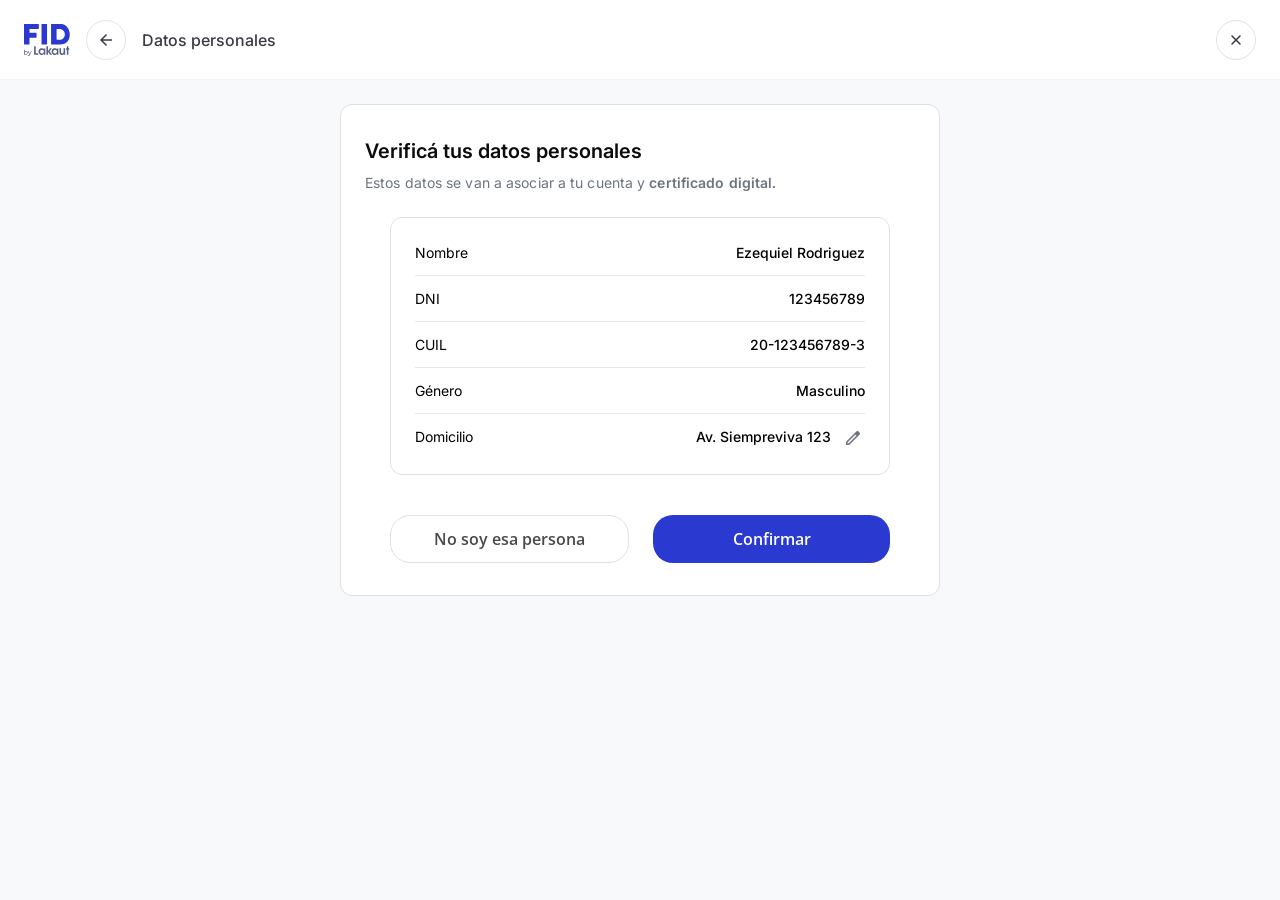
<file: paso2.html>
<!DOCTYPE html>
<html lang="es">
<head>
  <meta charset="UTF-8" />
  <meta name="viewport" content="width=device-width, initial-scale=1.0" />
  <title>Datos personales | FID by Lakaut</title>
  <link rel="preconnect" href="https://fonts.googleapis.com" />
  <link rel="preconnect" href="https://fonts.gstatic.com" crossorigin />
  <link href="https://fonts.googleapis.com/css2?family=Inter:wght@400;500;600;700&family=Open+Sans:wght@400;600;700&family=Montserrat:wght@500;700&family=Material+Symbols+Outlined:opsz,wght,FILL,GRAD@24,400,0,0" rel="stylesheet" />
  <link rel="stylesheet" href="assets/css/tokens.css" />
  <link rel="stylesheet" href="assets/css/base.css" />
  <link rel="stylesheet" href="assets/css/header.css" />
  <link rel="stylesheet" href="assets/css/buttons.css" />

  <style>
    .card-subtitle strong {
      font-weight: 600;
      font-feature-settings: "lnum" 1, "tnum" 1;
    }

    /* ─── INNER CONTENT (500px centrado) ─────────────── */
    .card-body {
      display: flex;
      flex-direction: column;
      align-items: center;
      gap: 40px;
      width: 100%;
    }

    /* ─── DATA CARD ──────────────────────────────────── */
    .data-card {
      width: 500px;
      background: #fff;
      border: 1px solid var(--border-card);
      border-radius: 12px;
      padding: 24px;
      display: flex;
      flex-direction: column;
      gap: 12px;
    }

    /* Data row */
    .data-row {
      display: flex;
      gap: 10px;
      align-items: flex-start;
      font-size: 14px;
      line-height: 1.5;
      color: #000;
    }

    .data-label {
      font-weight: 400;
      width: 138px;
      flex-shrink: 0;
      color: #000;
    }

    .data-value {
      flex: 1;
      font-weight: 500;
      text-align: right;
      color: #000;
    }

    .data-edit {
      color: var(--text-sub);
      flex-shrink: 0;
      display: flex;
      align-items: center;
    }

    .data-edit .icon {
      font-size: 20px;
      cursor: pointer;
      border-radius: 6px;
      padding: 2px;
      transition: background .15s, color .15s;
    }

    .data-edit .icon:hover { background: #f0f0f5; color: var(--blue); }

    /* Estado editable */
    .data-row.editing .data-value { display: none; }

    .domicilio-input {
      display: none;
      flex: 1;
      text-align: right;
      font-family: 'Inter', sans-serif;
      font-weight: 500;
      font-size: 14px;
      color: #000;
      border: none;
      outline: none;
      background: transparent;
      border-bottom: 1.5px solid var(--blue);
      padding-bottom: 2px;
      min-width: 0;
    }

    .data-row.editing .domicilio-input { display: block; }

    .data-edit.save-mode .icon { color: var(--blue); }

    .data-divider {
      height: 1px;
      background: #d1d1d1;
      opacity: 0.5;
      width: 100%;
    }

    /* ─── BUTTONS ROW — sizing específico ───────────── */
    .btn-row { width: 500px; }
    .btn-outline { flex: 1; }
    .btn-primary { flex: 1; }

    @media (max-width: 480px) {
      .data-card { width: 100%; }
      .btn-row { width: 100%; }
    }
  </style>
</head>
<body>
<div class="page">

  <!-- ── HEADER ── -->
  <header class="header">
    <img class="header-logo"
         src="assets/icons/logo-fid.svg"
         alt="FID by Lakaut"
         width="55" height="38" />

    <button class="icon-btn" onclick="window.location.href='paso1.html'" aria-label="Volver">
      <span class="icon">arrow_back</span>
    </button>

    <span class="header-title">Datos personales</span>

    <button class="icon-btn" aria-label="Cerrar">
      <span class="icon">close</span>
    </button>
  </header>

  <!-- ── CONTENT ── -->
  <main class="content-area">
    <div class="main-card">

      <!-- Título -->
      <div class="title-section">
        <h2 class="card-title">Verificá tus datos personales</h2>
        <p class="card-subtitle">
          Estos datos se van a asociar a tu cuenta y
          <strong>certificado digital.</strong>
        </p>
      </div>

      <!-- Cuerpo centrado -->
      <div class="card-body">

        <!-- Card de datos -->
        <div class="data-card">
          <div class="data-row">
            <span class="data-label">Nombre</span>
            <span class="data-value" id="val-nombre">Ezequiel Rodriguez</span>
          </div>
          <div class="data-divider"></div>

          <div class="data-row">
            <span class="data-label">DNI</span>
            <span class="data-value" id="val-dni">123456789</span>
          </div>
          <div class="data-divider"></div>

          <div class="data-row">
            <span class="data-label">CUIL</span>
            <span class="data-value" id="val-cuil">20-123456789-3</span>
          </div>
          <div class="data-divider"></div>

          <div class="data-row">
            <span class="data-label">Género</span>
            <span class="data-value" id="val-genero">Masculino</span>
          </div>
          <div class="data-divider"></div>

          <div class="data-row" id="domicilio-row">
            <span class="data-label">Domicilio</span>
            <span class="data-value" id="domicilio-value">Av. Siempreviva 123</span>
            <input class="domicilio-input" id="domicilio-input" type="text" value="Av. Siempreviva 123" />
            <span class="data-edit" id="domicilio-edit" onclick="toggleDomicilio()">
              <span class="icon" id="domicilio-icon">edit</span>
            </span>
          </div>
        </div>

        <!-- Botones -->
        <div class="btn-row">
          <button class="btn-outline" onclick="irAEditar()">
            <span>No soy esa persona</span>
          </button>
          <button class="btn-primary" onclick="window.location.href='otp-correo.html'">
            <span>Confirmar</span>
          </button>
        </div>

      </div>
    </div>
  </main>

</div>

<script>
  function irAEditar() {
    const generoTexto = document.getElementById('val-genero').textContent.trim().toLowerCase()
      .replace('é', 'e').replace(' ', '_');
    sessionStorage.setItem('edit_dni',    document.getElementById('val-dni').textContent.trim());
    sessionStorage.setItem('edit_genero', generoTexto);
    sessionStorage.setItem('edit_nombre', document.getElementById('val-nombre').textContent.trim());
    window.location.href = 'editar-datos.html';
  }

  function toggleDomicilio() {
    const row   = document.getElementById('domicilio-row');
    const input = document.getElementById('domicilio-input');
    const value = document.getElementById('domicilio-value');
    const edit  = document.getElementById('domicilio-edit');
    const icon  = document.getElementById('domicilio-icon');
    const editing = row.classList.contains('editing');

    if (!editing) {
      // Entrar en modo edición
      row.classList.add('editing');
      edit.classList.add('save-mode');
      icon.textContent = 'check';
      input.value = value.textContent.trim();
      input.focus();
      // Mover cursor al final
      input.setSelectionRange(input.value.length, input.value.length);
    } else {
      // Guardar y salir de modo edición
      const newVal = input.value.trim() || value.textContent.trim();
      value.textContent = newVal;
      row.classList.remove('editing');
      edit.classList.remove('save-mode');
      icon.textContent = 'edit';
    }
  }

  // También guardar al presionar Enter
  document.getElementById('domicilio-input').addEventListener('keydown', (e) => {
    if (e.key === 'Enter') toggleDomicilio();
    if (e.key === 'Escape') {
      document.getElementById('domicilio-row').classList.remove('editing');
      document.getElementById('domicilio-edit').classList.remove('save-mode');
      document.getElementById('domicilio-icon').textContent = 'edit';
    }
  });

  // Actualizar datos si vienen de editar-datos (simulación RENAPER)
  const renaperNombre = sessionStorage.getItem('renaper_nombre');
  const renaperDNI    = sessionStorage.getItem('renaper_dni');
  const renaperCUIL   = sessionStorage.getItem('renaper_cuil');
  const renaperGenero = sessionStorage.getItem('renaper_genero');

  if (renaperNombre) {
    document.getElementById('val-nombre').textContent = renaperNombre;
    sessionStorage.removeItem('renaper_nombre');
  }
  if (renaperDNI) {
    document.getElementById('val-dni').textContent = renaperDNI;
    sessionStorage.removeItem('renaper_dni');
  }
  if (renaperCUIL) {
    document.getElementById('val-cuil').textContent = renaperCUIL;
    sessionStorage.removeItem('renaper_cuil');
  }
  if (renaperGenero) {
    document.getElementById('val-genero').textContent = renaperGenero;
    sessionStorage.removeItem('renaper_genero');
  }
</script>
</body>
</html>
</file>
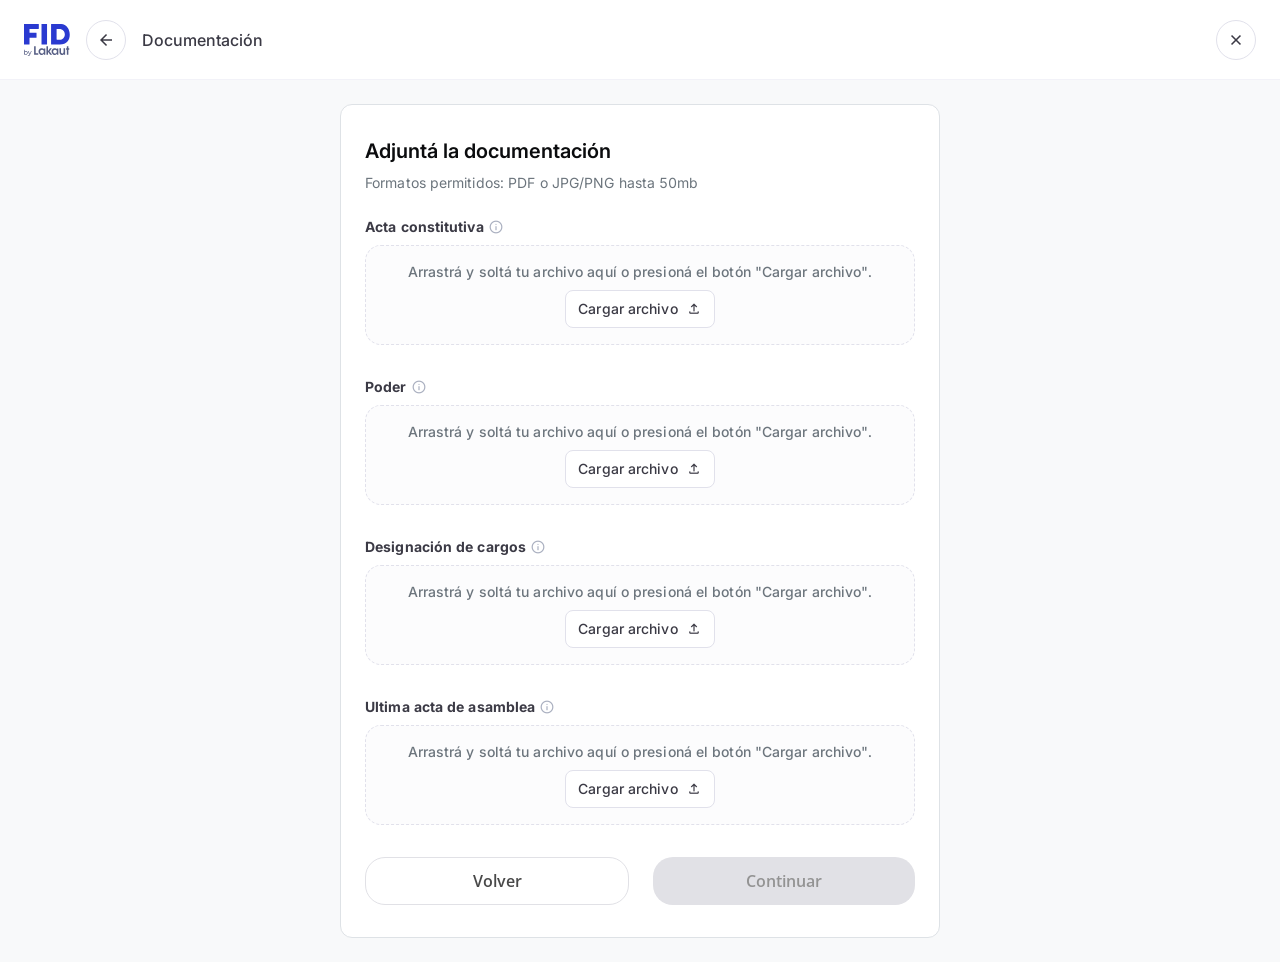
<file: paso3.html>
<!DOCTYPE html>
<html lang="es">
<head>
  <meta charset="UTF-8" />
  <meta name="viewport" content="width=device-width, initial-scale=1.0" />
  <title>Documentación | FID by Lakaut</title>
  <link rel="preconnect" href="https://fonts.googleapis.com" />
  <link rel="preconnect" href="https://fonts.gstatic.com" crossorigin />
  <link href="https://fonts.googleapis.com/css2?family=Inter:wght@400;500;600;700&family=Open+Sans:wght@400;600;700&family=Montserrat:wght@500;700&family=Material+Symbols+Outlined:opsz,wght,FILL,GRAD@24,400,0,0" rel="stylesheet" />
  <link rel="stylesheet" href="assets/css/tokens.css" />
  <link rel="stylesheet" href="assets/css/base.css" />
  <link rel="stylesheet" href="assets/css/header.css" />
  <link rel="stylesheet" href="assets/css/buttons.css" />

  <style>
    /* ─── FORM ───────────────────────────────────────── */
    .drop-zones {
      display: flex;
      flex-direction: column;
      gap: 32px;
    }

    /* ─── DROP ZONE ──────────────────────────────────── */
    .drop-field { display: flex; flex-direction: column; gap: 8px; }

    .drop-label {
      display: flex;
      align-items: center;
      gap: 4px;
    }

    .drop-label-text {
      font-weight: 700;
      font-size: 14px;
      line-height: 20px;
      color: var(--text-main);
      letter-spacing: 0.1px;
      font-feature-settings: "lnum" 1, "tnum" 1;
    }

    .info-icon {
      font-size: 16px;
      color: #aab0c0;
      cursor: default;
    }

    /* Drop area */
    .drop-area {
      background: var(--bg-drop);
      border: 1px dashed var(--border);
      border-radius: 16px;
      padding: 16px;
      display: flex;
      flex-direction: column;
      align-items: stretch;
      gap: 8px;
      transition: border-color .2s, background .2s;
      cursor: default;
      box-sizing: border-box;
      width: 100%;
    }

    .drop-area.dragover {
      border-color: var(--blue);
      background: #f0f2ff;
      border-style: solid;
    }

    /* Drop area con archivo (loading o loaded): borde sólido, fondo blanco */
    .drop-area.has-file {
      border-style: solid;
      border-color: var(--border);
      background: #fff;
    }

    .drop-hint {
      font-weight: 500;
      font-size: 14px;
      line-height: 20px;
      color: var(--text-sub);
      text-align: center;
      letter-spacing: 0.1px;
      font-feature-settings: "lnum" 1, "tnum" 1;
    }

    /* Botón "Cargar archivo" */
    .btn-upload {
      display: flex;
      align-items: center;
      gap: 8px;
      background: #fff;
      border: 1px solid var(--border);
      border-radius: 8px;
      padding: 8px 12px;
      cursor: pointer;
      transition: background .15s;
      align-self: center;
    }

    .btn-upload:hover { background: #f5f5f7; }

    .btn-upload span.label {
      font-weight: 500;
      font-size: 14px;
      line-height: 20px;
      color: var(--text-main);
      letter-spacing: 0.1px;
      font-feature-settings: "lnum" 1, "tnum" 1;
    }

    .btn-upload .icon { font-size: 16px; color: var(--text-main); }

    /* ─── FILA DE ARCHIVO (loading + loaded) ─────────── */
    .file-row {
      display: none;
      align-items: center;
      gap: 12px;
      width: 100%;
    }

    .file-row.visible { display: flex; }

    /* Ícono izquierdo (file o check) */
    .file-row-icon { flex-shrink: 0; }
    .file-row-icon.loading { font-size: 20px; color: #aab0c0; }
    .file-row-icon.done {
      width: 40px;
      height: 40px;
      background: #f1fff8;
      border: 1px solid #ace1c6;
      border-radius: 50%;
      display: flex;
      align-items: center;
      justify-content: center;
    }

    /* Info central */
    .file-row-info {
      flex: 1;
      min-width: 0;
      display: flex;
      flex-direction: column;
      gap: 4px;
    }

    .file-row-name {
      font-weight: 500;
      font-size: 13px;
      line-height: 18px;
      color: var(--text-main);
      overflow: hidden;
      text-overflow: ellipsis;
      white-space: nowrap;
    }

    /* Barra de progreso (solo en loading) */
    .file-progress-wrap {
      width: 100%;
      height: 4px;
      background: #e8e8ee;
      border-radius: 4px;
      overflow: hidden;
    }

    .file-progress-bar {
      height: 100%;
      background: #22c55e;
      border-radius: 4px;
      width: 0%;
      transition: width .1s linear;
    }

    .file-loading-text {
      font-size: 12px;
      color: var(--text-ph);
      line-height: 16px;
    }

    /* Texto "Archivo cargado" (solo en loaded) */
    .file-done-text {
      font-size: 12px;
      color: var(--text-ph);
      line-height: 16px;
      display: none;
    }

    /* Botón quitar */
    .btn-remove {
      flex-shrink: 0;
      color: #aab0c0;
      display: flex;
      align-items: center;
      cursor: pointer;
      transition: color .15s;
      background: none;
      border: none;
      padding: 0;
    }

    .btn-remove:hover { color: #ef4444; }
    .btn-remove .icon { font-size: 20px; }

    /* ─── ESTADO ERROR ──────────────────────────────── */
    .drop-area.error {
      border-style: solid;
      border-color: #ef4444;
      background: #fff5f5;
    }

    .drop-error-msg {
      display: none;
      align-items: center;
      gap: 6px;
      font-size: 13px;
      color: #ef4444;
      line-height: 18px;
    }

    .drop-error-msg.visible { display: flex; }
    .drop-error-msg .icon   { font-size: 16px; flex-shrink: 0; }
    .drop-error-file        { font-weight: 600; }

    /* Input file oculto */
    .file-input { display: none; }

    /* ─── BOTONES — sizing específico ───────────────── */
    .btn-row { margin-top: 8px; }
    .btn-back { flex: 1; }
    .btn-continue { flex: 1; }
  </style>
</head>
<body>
<div class="page">

  <!-- ── HEADER ── -->
  <header class="header">
    <img class="header-logo"
         src="assets/icons/logo-fid.svg"
         alt="FID by Lakaut" />
    <button class="icon-btn" onclick="history.back()" aria-label="Volver">
      <span class="icon">arrow_back</span>
    </button>
    <span class="header-title">Documentación</span>
    <button class="icon-btn" aria-label="Cerrar">
      <span class="icon">close</span>
    </button>
  </header>

  <!-- ── CONTENT ── -->
  <main class="content-area">
    <div class="main-card">

      <div class="title-section">
        <h2 class="card-title">Adjuntá la documentación</h2>
        <p class="card-subtitle">Formatos permitidos: PDF o JPG/PNG hasta 50mb</p>
      </div>

      <div class="drop-zones">

        <!-- Acta constitutiva -->
        <div class="drop-field">
          <div class="drop-label">
            <span class="drop-label-text">Acta constitutiva</span>
            <span class="icon info-icon" title="Documento que formaliza la creación de la empresa">info</span>
          </div>
          <div class="drop-area" id="drop-0" ondragover="onDragOver(event,0)" ondragleave="onDragLeave(0)" ondrop="onDrop(event,0)">
            <p class="drop-hint">Arrastrá y soltá tu archivo aquí o presioná el botón "Cargar archivo".</p>
            <button class="btn-upload" onclick="triggerFile(0)">
              <span class="label">Cargar archivo</span>
              <span class="icon">upload</span>
            </button>
            <div class="file-row" id="frow-0">
              <span class="icon file-row-icon loading" id="ficon-0">insert_drive_file</span>
              <div class="file-row-info">
                <span class="file-row-name" id="fname-0"></span>
                <div class="file-progress-wrap" id="fpwrap-0">
                  <div class="file-progress-bar" id="fpbar-0"></div>
                </div>
                <span class="file-loading-text" id="floading-0">Cargando archivo...</span>
                <span class="file-done-text" id="fdone-0">Archivo cargado</span>
              </div>
              <button class="btn-remove" onclick="removeFile(0)" aria-label="Quitar">
                <span class="icon">delete</span>
              </button>
            </div>
          </div>
          <div class="drop-error-msg" id="ferror-0"><span class="icon">error</span><span id="ferror-text-0"></span></div>
          <input class="file-input" id="file-0" type="file" accept=".pdf,.jpg,.jpeg,.png" onchange="onFileSelect(event,0)" />
        </div>

        <!-- Poder -->
        <div class="drop-field">
          <div class="drop-label">
            <span class="drop-label-text">Poder</span>
            <span class="icon info-icon" title="Documento que acredita la representación legal">info</span>
          </div>
          <div class="drop-area" id="drop-1" ondragover="onDragOver(event,1)" ondragleave="onDragLeave(1)" ondrop="onDrop(event,1)">
            <p class="drop-hint">Arrastrá y soltá tu archivo aquí o presioná el botón "Cargar archivo".</p>
            <button class="btn-upload" onclick="triggerFile(1)">
              <span class="label">Cargar archivo</span>
              <span class="icon">upload</span>
            </button>
            <div class="file-row" id="frow-1">
              <span class="icon file-row-icon loading" id="ficon-1">insert_drive_file</span>
              <div class="file-row-info">
                <span class="file-row-name" id="fname-1"></span>
                <div class="file-progress-wrap" id="fpwrap-1">
                  <div class="file-progress-bar" id="fpbar-1"></div>
                </div>
                <span class="file-loading-text" id="floading-1">Cargando archivo...</span>
                <span class="file-done-text" id="fdone-1">Archivo cargado</span>
              </div>
              <button class="btn-remove" onclick="removeFile(1)" aria-label="Quitar">
                <span class="icon">delete</span>
              </button>
            </div>
          </div>
          <div class="drop-error-msg" id="ferror-1"><span class="icon">error</span><span id="ferror-text-1"></span></div>
          <input class="file-input" id="file-1" type="file" accept=".pdf,.jpg,.jpeg,.png" onchange="onFileSelect(event,1)" />
        </div>

        <!-- Designación de cargos -->
        <div class="drop-field">
          <div class="drop-label">
            <span class="drop-label-text">Designación de cargos</span>
            <span class="icon info-icon" title="Documento que designa a los responsables de la empresa">info</span>
          </div>
          <div class="drop-area" id="drop-2" ondragover="onDragOver(event,2)" ondragleave="onDragLeave(2)" ondrop="onDrop(event,2)">
            <p class="drop-hint">Arrastrá y soltá tu archivo aquí o presioná el botón "Cargar archivo".</p>
            <button class="btn-upload" onclick="triggerFile(2)">
              <span class="label">Cargar archivo</span>
              <span class="icon">upload</span>
            </button>
            <div class="file-row" id="frow-2">
              <span class="icon file-row-icon loading" id="ficon-2">insert_drive_file</span>
              <div class="file-row-info">
                <span class="file-row-name" id="fname-2"></span>
                <div class="file-progress-wrap" id="fpwrap-2">
                  <div class="file-progress-bar" id="fpbar-2"></div>
                </div>
                <span class="file-loading-text" id="floading-2">Cargando archivo...</span>
                <span class="file-done-text" id="fdone-2">Archivo cargado</span>
              </div>
              <button class="btn-remove" onclick="removeFile(2)" aria-label="Quitar">
                <span class="icon">delete</span>
              </button>
            </div>
          </div>
          <div class="drop-error-msg" id="ferror-2"><span class="icon">error</span><span id="ferror-text-2"></span></div>
          <input class="file-input" id="file-2" type="file" accept=".pdf,.jpg,.jpeg,.png" onchange="onFileSelect(event,2)" />
        </div>

        <!-- Ultima acta de asamblea -->
        <div class="drop-field">
          <div class="drop-label">
            <span class="drop-label-text">Ultima acta de asamblea</span>
            <span class="icon info-icon" title="Resoluciones de la última asamblea de socios">info</span>
          </div>
          <div class="drop-area" id="drop-3" ondragover="onDragOver(event,3)" ondragleave="onDragLeave(3)" ondrop="onDrop(event,3)">
            <p class="drop-hint">Arrastrá y soltá tu archivo aquí o presioná el botón "Cargar archivo".</p>
            <button class="btn-upload" onclick="triggerFile(3)">
              <span class="label">Cargar archivo</span>
              <span class="icon">upload</span>
            </button>
            <div class="file-row" id="frow-3">
              <span class="icon file-row-icon loading" id="ficon-3">insert_drive_file</span>
              <div class="file-row-info">
                <span class="file-row-name" id="fname-3"></span>
                <div class="file-progress-wrap" id="fpwrap-3">
                  <div class="file-progress-bar" id="fpbar-3"></div>
                </div>
                <span class="file-loading-text" id="floading-3">Cargando archivo...</span>
                <span class="file-done-text" id="fdone-3">Archivo cargado</span>
              </div>
              <button class="btn-remove" onclick="removeFile(3)" aria-label="Quitar">
                <span class="icon">delete</span>
              </button>
            </div>
          </div>
          <div class="drop-error-msg" id="ferror-3"><span class="icon">error</span><span id="ferror-text-3"></span></div>
          <input class="file-input" id="file-3" type="file" accept=".pdf,.jpg,.jpeg,.png" onchange="onFileSelect(event,3)" />
        </div>

      </div>

      <!-- Botones -->
      <div class="btn-row">
        <button class="btn-back" onclick="history.back()">
          <span>Volver</span>
        </button>
        <button class="btn-continue" id="btn-continue" onclick="continuar()">
          <span>Continuar</span>
        </button>
      </div>

    </div>
  </main>

</div>

<script>
  const uploaded = [false, false, false, false];

  function triggerFile(i) {
    document.getElementById('file-' + i).click();
  }

  function startUpload(i, filename) {
    const drop   = document.getElementById('drop-' + i);
    const frow   = document.getElementById('frow-' + i);
    const fname  = document.getElementById('fname-' + i);
    const fpbar  = document.getElementById('fpbar-' + i);

    // Ocultar hint + botón, mostrar fila
    drop.classList.add('has-file');
    drop.querySelector('.drop-hint').style.display = 'none';
    drop.querySelector('.btn-upload').style.display = 'none';
    frow.classList.add('visible');
    fname.textContent = filename;

    // Animar barra de progreso de 0 → 100% en 1.4 s
    let pct = 0;
    fpbar.style.width = '0%';
    const interval = setInterval(() => {
      pct += Math.random() * 18 + 8;
      if (pct >= 100) {
        pct = 100;
        clearInterval(interval);
        finishUpload(i);
      }
      fpbar.style.width = pct + '%';
    }, 120);
  }

  function finishUpload(i) {
    uploaded[i] = true;

    const ficon    = document.getElementById('ficon-' + i);
    const fpwrap   = document.getElementById('fpwrap-' + i);
    const floading = document.getElementById('floading-' + i);
    const fdone    = document.getElementById('fdone-' + i);

    // Cambiar ícono a círculo verde con check
    ficon.classList.remove('icon', 'loading');
    ficon.classList.add('done');
    ficon.innerHTML = `<svg width="24" height="24" viewBox="0 0 24 24" fill="none" xmlns="http://www.w3.org/2000/svg"><path d="M5 12.5L9.5 17L19 8" stroke="#108F50" stroke-width="2" stroke-linecap="round" stroke-linejoin="round"/></svg>`;

    // Ocultar barra y texto loading, mostrar "Archivo cargado"
    fpwrap.style.display   = 'none';
    floading.style.display = 'none';
    fdone.style.display    = 'block';

    updateContinue();
  }

  function removeFile(i) {
    uploaded[i] = false;

    const drop    = document.getElementById('drop-' + i);
    const frow    = document.getElementById('frow-' + i);
    const ficon   = document.getElementById('ficon-' + i);
    const fpwrap  = document.getElementById('fpwrap-' + i);
    const fpbar   = document.getElementById('fpbar-' + i);
    const floading= document.getElementById('floading-' + i);
    const fdone   = document.getElementById('fdone-' + i);
    const input   = document.getElementById('file-' + i);

    // Reset drop area
    clearError(i);
    drop.classList.remove('has-file');
    drop.querySelector('.drop-hint').style.display = '';
    drop.querySelector('.btn-upload').style.display = '';
    frow.classList.remove('visible');

    // Reset fila de archivo
    ficon.innerHTML = 'insert_drive_file';
    ficon.classList.remove('done');
    ficon.classList.add('icon', 'loading');
    fpwrap.style.display   = '';
    fpbar.style.width      = '0%';
    floading.style.display = '';
    fdone.style.display    = 'none';
    input.value = '';

    updateContinue();
  }

  const MAX_MB = 50;
  const ALLOWED_TYPES = ['application/pdf', 'image/jpeg', 'image/png'];
  const ALLOWED_EXT   = /\.(pdf|jpg|jpeg|png)$/i;

  function sizeStr(file) {
    const mb = file.size / (1024 * 1024);
    return mb >= 1 ? mb.toFixed(1) + ' MB' : Math.round(file.size / 1024) + ' KB';
  }

  function showError(i, msg) {
    document.getElementById('drop-' + i).classList.add('error');
    document.getElementById('ferror-text-' + i).textContent = msg;
    document.getElementById('ferror-' + i).classList.add('visible');
  }

  function clearError(i) {
    document.getElementById('drop-' + i).classList.remove('error');
    document.getElementById('ferror-' + i).classList.remove('visible');
  }

  function validateFile(file, i) {
    const isValidFormat = ALLOWED_TYPES.includes(file.type) || ALLOWED_EXT.test(file.name);
    if (!isValidFormat) {
      showError(i, 'El formato del archivo debe ser PDF, JPG o PNG.');
      return false;
    }
    if (file.size / (1024 * 1024) > MAX_MB) {
      showError(i, 'El archivo supera el tamaño máximo. Subí un documento de hasta 50 MB.');
      return false;
    }
    return true;
  }

  function onFileSelect(e, i) {
    const file = e.target.files[0];
    e.target.value = '';
    if (!file) return;
    if (!validateFile(file, i)) return;
    clearError(i);
    startUpload(i, file.name);
  }

  /* Drag & drop */
  function onDragOver(e, i) {
    e.preventDefault();
    if (!uploaded[i]) document.getElementById('drop-' + i).classList.add('dragover');
  }

  function onDragLeave(i) {
    document.getElementById('drop-' + i).classList.remove('dragover');
  }

  function onDrop(e, i) {
    e.preventDefault();
    onDragLeave(i);
    if (uploaded[i]) return;
    const file = e.dataTransfer.files[0];
    if (!file) return;
    if (!validateFile(file, i)) return;
    clearError(i);
    startUpload(i, file.name);
  }

  function updateContinue() {
    const btn = document.getElementById('btn-continue');
    btn.classList.toggle('active', uploaded.every(Boolean));
  }

  function continuar() {
    if (!uploaded.every(Boolean)) return;
    window.location.href = 'paso4.html';
  }
</script>
</body>
</html>
</file>
<file: assets/css/tokens.css>
/* ─── Tokens — FID by Lakaut ─────────────────────────────────
   Importar primero en todos los archivos HTML.
   Las páginas pueden sobreescribir variables en su propio :root.
──────────────────────────────────────────────────────────── */

:root {
  /* Brand */
  --blue:        #2A39D0;

  /* Text */
  --text-dark:   #0b0c0e;
  --text-main:   #3b3a45;
  --text-sub:    #6c757d;
  --text-help:   #575768;
  --text-ph:     #898999;

  /* Borders */
  --border:      #e1e1eb;
  --border-card: #dee2e6;
  --border-hdr:  #f2f2f8;

  /* Backgrounds */
  --bg-page:     #f8f9fa;
  --bg-sidebar:  #f0f2f4;
  --bg-plan:     #f9f9ff;
  --bg-drop:     #fcfcfd;

  /* Buttons */
  --btn-disabled-bg:   #e1e1e6;
  --btn-disabled-text: #939393;
  --btn-outline-hover: #f5f5f7;
}
</file>
<file: assets/css/base.css>
/* ─── Base — reset + tipografía + layout raíz ────────────── */

*, *::before, *::after { box-sizing: border-box; margin: 0; padding: 0; }
img { display: block; }
button { cursor: pointer; font-family: inherit; border: none; background: none; }
a { text-decoration: none; color: inherit; }

html, body {
  min-height: 100%;
  font-family: 'Inter', sans-serif;
  background: var(--bg-page);
}

/* Material Symbols Outlined */
.icon {
  font-family: 'Material Symbols Outlined';
  font-weight: normal;
  font-style: normal;
  font-size: 24px;
  line-height: 1;
  letter-spacing: normal;
  text-transform: none;
  white-space: nowrap;
  -webkit-font-smoothing: antialiased;
  user-select: none;
}

/* Wrapper de página */
.page {
  width: 100%;
  min-height: 100vh;
  display: flex;
  flex-direction: column;
}
</file>
<file: assets/css/buttons.css>
/* ─── Botones — FID by Lakaut ────────────────────────────────
   Todas las variantes del sistema de diseño.
   Las páginas sobreescriben solo sizing/layout (flex, width, etc.)
──────────────────────────────────────────────────────────── */

/* Contenedor de botones en par */
.btn-row {
  display: flex;
  gap: 24px;
}

/* ── Primary (activo siempre) ────────────────────────────── */
.btn-primary {
  height: 48px;
  background: var(--blue);
  border-radius: 20px;
  display: flex;
  align-items: center;
  justify-content: center;
  padding: 12px 16px;
  transition: opacity .15s;
}

.btn-primary:hover { opacity: .9; }

.btn-primary span {
  font-family: 'Open Sans', sans-serif;
  font-weight: 600;
  font-size: 16px;
  line-height: 24px;
  color: #fff;
}

/* ── Outline ─────────────────────────────────────────────── */
.btn-outline,
.btn-back {
  height: 48px;
  background: #fff;
  border: 1px solid #e1e1e6;
  border-radius: 20px;
  display: flex;
  align-items: center;
  justify-content: center;
  padding: 12px 16px;
  transition: background .15s;
}

.btn-outline:hover,
.btn-back:hover { background: var(--btn-outline-hover); }

.btn-outline span,
.btn-back span {
  font-family: 'Open Sans', sans-serif;
  font-weight: 600;
  font-size: 16px;
  line-height: 24px;
  color: #494949;
}

/* ── Disabled → Active (btn-submit / btn-continue) ──────── */
.btn-submit,
.btn-continue {
  height: 48px;
  background: var(--btn-disabled-bg);
  border-radius: 20px;
  display: flex;
  align-items: center;
  justify-content: center;
  padding: 12px 16px;
  cursor: not-allowed;
  pointer-events: none;
  transition: background .15s;
}

.btn-submit.active,
.btn-continue.active {
  background: var(--blue);
  cursor: pointer;
  pointer-events: all;
}

.btn-submit.active:hover,
.btn-continue.active:hover { opacity: .9; }

.btn-submit span,
.btn-continue span {
  font-family: 'Open Sans', sans-serif;
  font-weight: 600;
  font-size: 16px;
  line-height: 24px;
  color: var(--btn-disabled-text);
  transition: color .15s;
}

.btn-submit.active span,
.btn-continue.active span { color: #fff; }

/* ── Ghost / texto ───────────────────────────────────────── */
.btn-ghost {
  height: 48px;
  color: var(--blue);
  font-family: 'Open Sans', sans-serif;
  font-weight: 600;
  font-size: 16px;
  display: flex;
  align-items: center;
  justify-content: center;
  border-radius: 20px;
  transition: background .15s;
}

.btn-ghost:hover { background: rgba(42,57,208,.06); }

/* ── Resend OTP (outline con opacity disabled) ───────────── */
.btn-resend {
  flex: 1;
  height: 48px;
  background: #fff;
  border: 1px solid #e1e1e6;
  border-radius: 20px;
  display: flex;
  align-items: center;
  justify-content: center;
  padding: 12px 16px;
  opacity: 0.5;
  cursor: not-allowed;
  transition: background .15s, border-color .15s, opacity .15s;
}

.btn-resend.active {
  opacity: 1;
  cursor: pointer;
}

.btn-resend.active:hover { background: var(--btn-outline-hover); }

.btn-resend span {
  font-family: 'Open Sans', sans-serif;
  font-weight: 600;
  font-size: 16px;
  line-height: 24px;
  color: #494949;
}

/* ── Inicio / CTA link (paso4) ───────────────────────────── */
.btn-inicio {
  height: 48px;
  background: var(--blue);
  border-radius: 20px;
  display: flex;
  align-items: center;
  justify-content: center;
  padding: 12px 16px;
  transition: opacity .15s;
  text-decoration: none;
}

.btn-inicio:hover { opacity: .9; }

.btn-inicio span {
  font-family: 'Open Sans', sans-serif;
  font-weight: 600;
  font-size: 16px;
  line-height: 24px;
  color: #fff;
}

/* ── Submit row (paso1) ──────────────────────────────────── */
.submit-row {
  display: flex;
  justify-content: center;
}
</file>
<file: assets/css/header.css>
/* ─── Header del flujo (paso1–4, otp, editar-datos) ─────── */

.header {
  height: 80px;
  background: #fff;
  border-bottom: 1px solid var(--border-hdr);
  display: flex;
  align-items: center;
  gap: 16px;
  padding: 16px 24px;
  flex-shrink: 0;
  position: sticky;
  top: 0;
  z-index: 100;
  width: 100%;
}

.header-logo {
  width: 46px;
  height: 32px;
  object-fit: contain;
  flex-shrink: 0;
}

.header-title {
  flex: 1;
  font-weight: 500;
  font-size: 16px;
  line-height: 24px;
  color: var(--text-main);
  font-feature-settings: "lnum" 1, "tnum" 1;
}

.icon-btn {
  width: 40px;
  height: 40px;
  border-radius: 9999px;
  border: 1px solid var(--border);
  background: #fff;
  display: flex;
  align-items: center;
  justify-content: center;
  flex-shrink: 0;
  color: var(--text-main);
  transition: background .15s;
}

.icon-btn:hover { background: var(--btn-outline-hover); }
.icon-btn .icon { font-size: 20px; }

/* ─── Layout interior compartido ───────────────────────── */
.content-area {
  flex: 1;
  display: flex;
  align-items: flex-start;
  justify-content: center;
  padding: 24px;
}

.main-card {
  width: 600px;
  background: #fff;
  border: 1px solid var(--border-card);
  border-radius: 12px;
  padding: 32px 24px;
  display: flex;
  flex-direction: column;
  gap: 24px;
}

.title-section { display: flex; flex-direction: column; gap: 8px; }

.card-title {
  font-weight: 600;
  font-size: 20px;
  line-height: 28px;
  color: var(--text-dark);
}

.card-subtitle {
  font-weight: 400;
  font-size: 14px;
  line-height: 20px;
  color: var(--text-sub);
  letter-spacing: 0.1px;
  font-feature-settings: "lnum" 1, "tnum" 1;
}

/* ─── RESPONSIVE ≤ 768px — header mobile ───────────── */
@media (max-width: 768px) {
  /* Altura 72px, sin logo, gap 8px */
  .header {
    height: 72px;
    padding: 16px 24px;
    gap: 8px;
  }

  .header-logo { display: none; }

  /* Iconos: quitar borde circular y fondo — patrón Flujo Empresas */
  .icon-btn {
    width: 40px;
    height: 40px;
    border: none;
    background: transparent;
    border-radius: 8px;
  }

  .icon-btn .icon { font-size: 24px; }

  /* Título centrado */
  .header-title { text-align: center; }
}

/* ─── RESPONSIVE ≤ 480px — layout cards ────────────── */
@media (max-width: 480px) {
  .content-area {
    padding: 16px;
    align-items: stretch;
  }

  .main-card {
    width: 100%;
    padding: 24px 16px;
    border-radius: 12px;
  }

  .title-section { gap: 6px; }
  .card-title { font-size: 18px; line-height: 24px; }
}
</file>
<file: assets/css/inputs.css>
/* ─── Inputs y campos de formulario — FID by Lakaut ─────── */

/* Grupo label + input */
.field-group,
.field {
  display: flex;
  flex-direction: column;
  gap: 8px;
}

/* Label */
.field-label {
  font-family: 'Open Sans', sans-serif;
  font-weight: 700;
  font-size: 14px;
  line-height: 20px;
  letter-spacing: 0.1px;
  color: var(--text-main);
}

/* Input base (texto, email, tel) */
.input-wrap,
.pass-input-wrap {
  height: 48px;
  border: 1.5px solid var(--border);
  border-radius: 8px;
  display: flex;
  align-items: center;
  padding: 0 14px;
  gap: 8px;
  background: #fff;
  transition: border-color .15s;
}

.input-wrap:focus-within,
.pass-input-wrap:focus-within { border-color: var(--blue); }

.input-wrap input,
.pass-input-wrap input {
  flex: 1;
  min-width: 0;
  height: 100%;
  font-family: 'Open Sans', sans-serif;
  font-weight: 400;
  font-size: 16px;
  line-height: 24px;
  color: var(--text-main);
  border: none;
  outline: none;
  background: transparent;
}

.input-wrap input::placeholder,
.pass-input-wrap input::placeholder { color: var(--text-ph); }

/* Eye button */
.eye-btn {
  display: flex;
  align-items: center;
  justify-content: center;
  flex-shrink: 0;
  background: none;
  border: none;
  color: #aaa;
  cursor: pointer;
  padding: 0;
  margin-right: -4px;
}

.eye-btn .icon { font-size: 20px; }

/* Ícono decorativo dentro del input */
.input-icon {
  color: #c0c0cc;
  font-size: 20px;
  flex-shrink: 0;
  pointer-events: none;
}

/* ─── SELECT — patrón Flujo Empresas ──────────────────── */

/* Wrapper posicionador: provee contexto para la flecha y ocupa todo el ancho del padre */
.sel-wrap {
  position: relative;
  display: block;
  width: 100%;
}

/* El select es el elemento visual: tiene su propio border/height/fondo */
.field-select {
  width: 100%;
  height: 48px;
  background: #fff;
  border: 1.5px solid var(--border);
  border-radius: 8px;
  padding: 0 36px 0 14px;
  font-family: 'Open Sans', sans-serif;
  font-weight: 400;
  font-size: 16px;
  color: var(--text-ph);
  outline: none;
  appearance: none;
  -webkit-appearance: none;
  cursor: pointer;
  transition: border-color .15s;
  /* Chevron como background-image (más confiable que position:absolute sobre <select>) */
  background-image: url("data:image/svg+xml,%3Csvg width='20' height='20' viewBox='0 0 20 20' fill='none' xmlns='http://www.w3.org/2000/svg'%3E%3Cpath d='M5 8l5 5 5-5' stroke='%236c757d' stroke-width='1.8' stroke-linecap='round' stroke-linejoin='round'/%3E%3C/svg%3E");
  background-repeat: no-repeat;
  background-position: right 12px center;
}

.field-select:focus { border-color: var(--blue); }
.field-select.selected { color: var(--text-main); }

/* Helper text debajo del campo */
.field-helper {
  font-size: 14px;
  line-height: 20px;
  color: var(--text-sub);
  letter-spacing: 0.1px;
  font-feature-settings: "lnum" 1, "tnum" 1;
}

/* Requisitos de contraseña */
.pw-reqs {
  display: flex;
  flex-direction: column;
  gap: 6px;
  margin-top: 4px;
}

.pw-req {
  display: flex;
  align-items: center;
  gap: 8px;
  font-size: 13px;
  color: var(--text-sub);
}

.pw-req img { width: 20px; height: 20px; flex-shrink: 0; }

/* ─── RESPONSIVE ≤ 768px — inputs mobile ────────────── */
@media (max-width: 768px) {
  .input-wrap, .pass-input-wrap {
    height: 48px;
    padding: 0 16px;
  }

  .field-select {
    font-size: 16px; /* evita zoom en iOS */
    padding: 0 40px 0 16px;
    background-position: right 14px center;
  }

  .input-wrap input,
  .pass-input-wrap input {
    font-size: 16px; /* evita zoom en iOS */
  }
}
</file>
